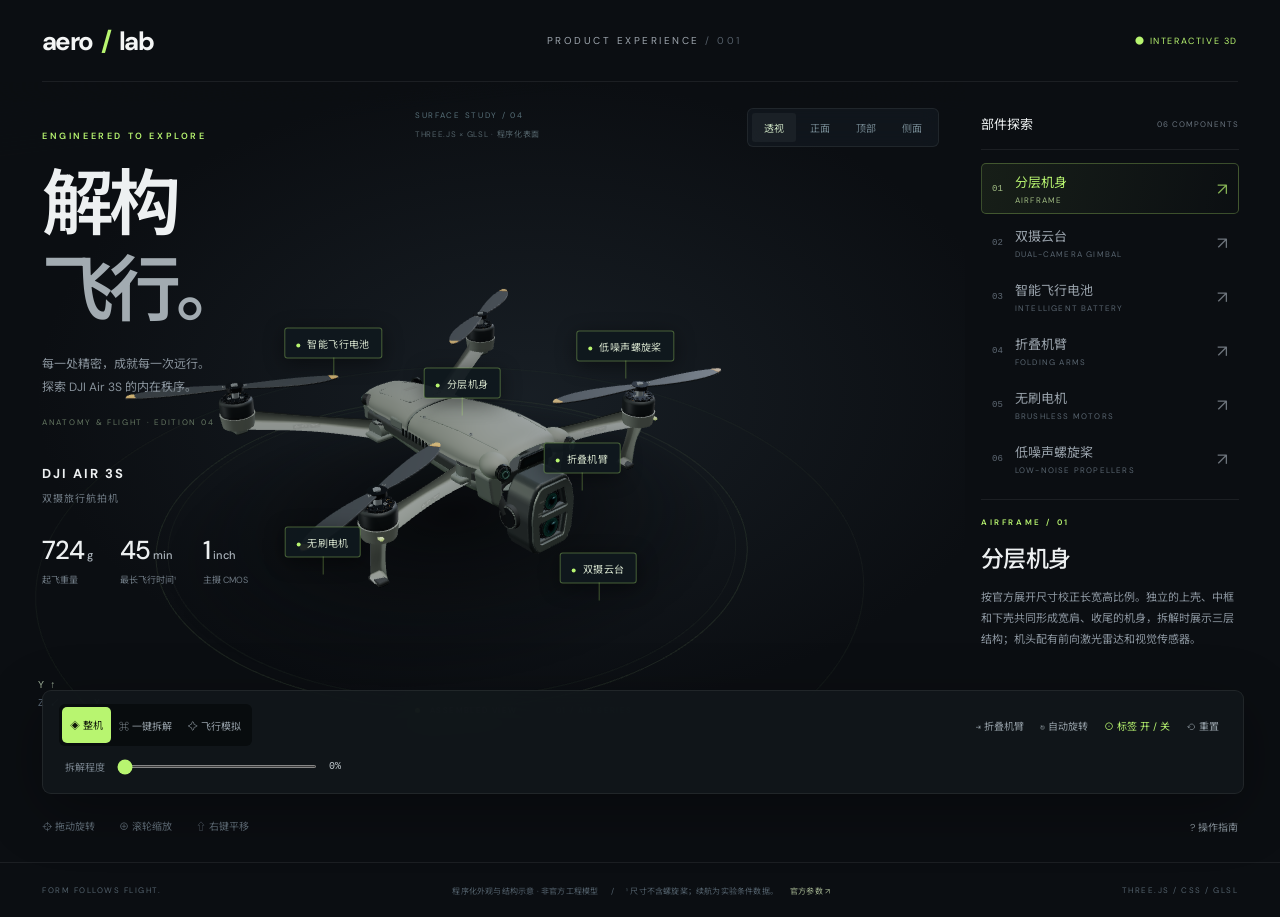
<file: works/air3s/index.html>
<!doctype html>
<html lang="zh-CN"><head><meta charset="UTF-8"><meta name="viewport" content="width=device-width,initial-scale=1"><link rel="icon" href="data:,"><title>AIR 3S · 解构飞行</title><link rel="stylesheet" href="style.css"><script type="importmap">{"imports":{"three":"./vendor/three.module.js","three/addons/":"./vendor/"}}</script></head>
<body><header><a class="brand" href="#">aero<span> / </span>lab</a><div class="header-title">PRODUCT EXPERIENCE <span> / 001</span></div><span class="live">● INTERACTIVE 3D</span></header>
<main><section class="intro"><div class="eyebrow">ENGINEERED TO EXPLORE</div><h1>解构<span>飞行。</span></h1><p>每一处精密，成就每一次远行。<br>探索 DJI Air 3S 的内在秩序。<br><span class="edition">ANATOMY & FLIGHT · EDITION 04</span></p><div class="model-title">DJI AIR 3S <span>双摄旅行航拍机</span></div><div class="stats"><div><strong>724<span> g</span></strong><small>起飞重量</small></div><div><strong>45<span> min</span></strong><small>最长飞行时间¹</small></div><div><strong>1<span> inch</span></strong><small>主摄 CMOS</small></div></div></section>
<div id="viewport" aria-label="无人机交互三维模型"><div id="loading">正在构建飞行器<span>PROCEDURAL GEOMETRY</span></div><div id="labels"></div><nav class="view-controls" aria-label="模型标准视角"><button data-view="hero" class="active">透视</button><button data-view="front">正面</button><button data-view="top">顶部</button><button data-view="side">侧面</button></nav><div class="reference-badge"><span>SURFACE STUDY / 04</span><small>THREE.JS × GLSL · 程序化表面</small></div><div class="scene-caption"><i></i><span id="scene-state">ASSEMBLED VIEW</span><span>01 / AIR SERIES</span></div><button id="inspection-exit">↩ 返回整机</button><div class="axis">Y ↑<br><span>Z ↙ &nbsp; ↘ X</span></div></div>
<aside><div class="panel-heading">部件探索 <span id="count">06 COMPONENTS</span></div><div id="parts"></div><article id="detail"><div class="eyebrow" id="detail-tag">AIRFRAME / 01</div><h2 id="detail-title">一体式机身</h2><p id="detail-text"></p><dl id="detail-specs"></dl><div class="detail-actions"><button id="detach" class="text-button">拆解此部件 ↗</button><button id="detail-focus" class="text-button">聚焦细节 ⌖</button></div></article><div class="hint">↖ 点击模型或部件列表，探索结构</div></aside>
<section class="toolbar"><div class="mode-buttons"><button id="assemble" class="active">◈ 整机</button><button id="explode">⌘ 一键拆解</button><button id="flight-toggle" aria-pressed="false">✧ 飞行模拟</button></div><div class="slider-wrap"><label for="spread">拆解程度</label><input id="spread" type="range" min="0" max="100" value="0"><output id="percentage">0%</output></div><div class="tools"><button id="fold" aria-pressed="false">⇥ 折叠机臂</button><button id="rotate" aria-pressed="false">↻ 自动旋转</button><button id="labels-toggle" aria-pressed="true" class="active">⊙ 标签 开 / 关</button><button id="reset">⟲ 重置</button></div></section>
<div class="guide"><span>⌖ 拖动旋转</span><span>⊕ 滚轮缩放</span><span>⇧ 右键平移</span><button id="help">? 操作指南</button></div></main>
<footer><span>FORM FOLLOWS FLIGHT.</span><p>程序化外观与结构示意 · 非官方工程模型 <span> / </span> ¹ 尺寸不含螺旋桨；续航为实验条件数据。<a href="https://www.dji.com/air-3s/specs" target="_blank" rel="noreferrer">官方参数 ↗</a></p><span>THREE.JS / CSS / GLSL</span></footer>
<dialog id="help-dialog"><button id="close-help">×</button><div class="eyebrow">QUICK START</div><h2>从一个部件开始。</h2><p>点击机身、云台、机臂、电池、电机或桨叶，查看详情并切换该部件的拆解状态。</p><p>拖动旋转视角，滚轮或双指捏合缩放；右键拖动平移。使用“一键拆解”或滑块，连续观察结构层次。</p><p>飞行模式：点击起飞，使用 WASD 移动、↑↓ 升降、Q/E 转向，也可使用控制台触屏按钮。自动巡航沿圆形路径飞行，返回起点后悬停。部件标签支持总开关与逐项设置。</p><p>参考版新增：折叠机臂、正面/顶部/侧面标准视角，以及上壳、中框、下壳分层拆解。折叠运动为外观演示，非维修工序。</p><p>“重置”恢复初始视角和整机状态。模型为代码生成的外观示意，拆解路径不代表真实维修工序。</p></dialog>
<script type="module" src="app.js?v=4"></script></body></html>
</file>
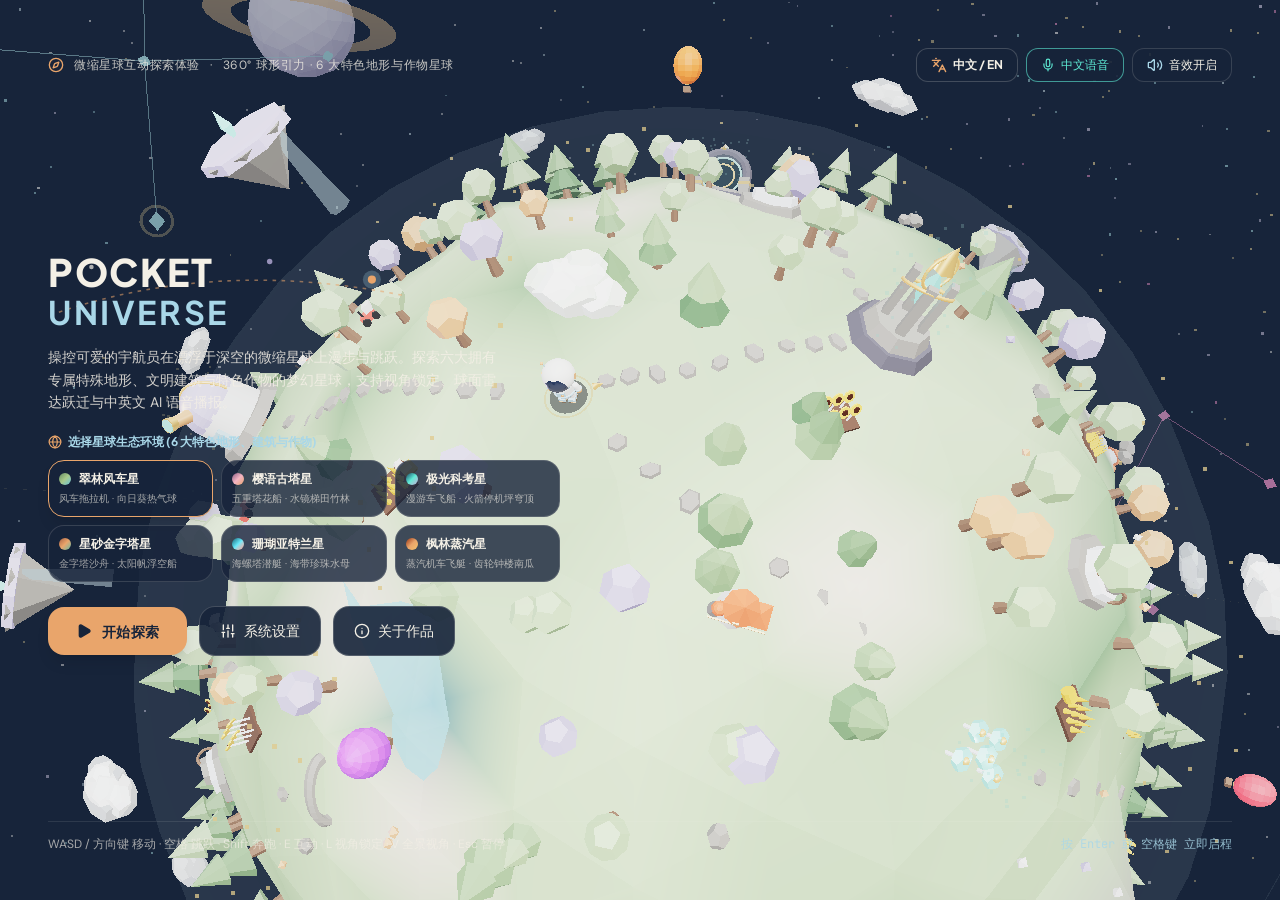
<file: works/pocket/index.html>
<!doctype html>
<html lang="en" class="dark">
  <head>
    <meta charset="UTF-8" />
    <meta name="viewport" content="width=device-width, initial-scale=1.0, maximum-scale=1.0, user-scalable=no, viewport-fit=cover" />
    <title>Pocket Universe — Interactive Miniature Planet Experience</title>
    <meta name="description" content="An art-directed interactive 3D miniature spherical planet experience where a whimsical astronaut explores a living low-poly diorama in outer space." />
    <meta property="og:title" content="Pocket Universe — Interactive Miniature Planet Experience" />
    <meta property="og:description" content="An art-directed interactive 3D miniature spherical planet experience where a whimsical astronaut explores a living low-poly diorama in outer space." />
    <meta property="og:type" content="website" />
    <meta name="twitter:card" content="summary_large_image" />
    <link rel="preconnect" href="https://fonts.googleapis.com" />
    <link rel="preconnect" href="https://fonts.gstatic.com" crossorigin />
    <link href="https://fonts.googleapis.com/css2?family=DM+Sans:ital,opsz,wght@0,9..40,400..700;1,9..40,400..700&family=JetBrains+Mono:wght@400;500;600&family=Plus+Jakarta+Sans:wght@600;700;800&display=swap" rel="stylesheet" />
    <script type="module" crossorigin src="./assets/index-ClDjozIs.js"></script>
    <link rel="stylesheet" crossorigin href="./assets/index-JE1zXrSB.css">
  </head>
  <body class="bg-[#17243A] text-[#F4F0E6] antialiased selection:bg-[#E9A56B] selection:text-[#17243A] overflow-hidden">
    <div id="root"></div>
  </body>
</html>
</file>
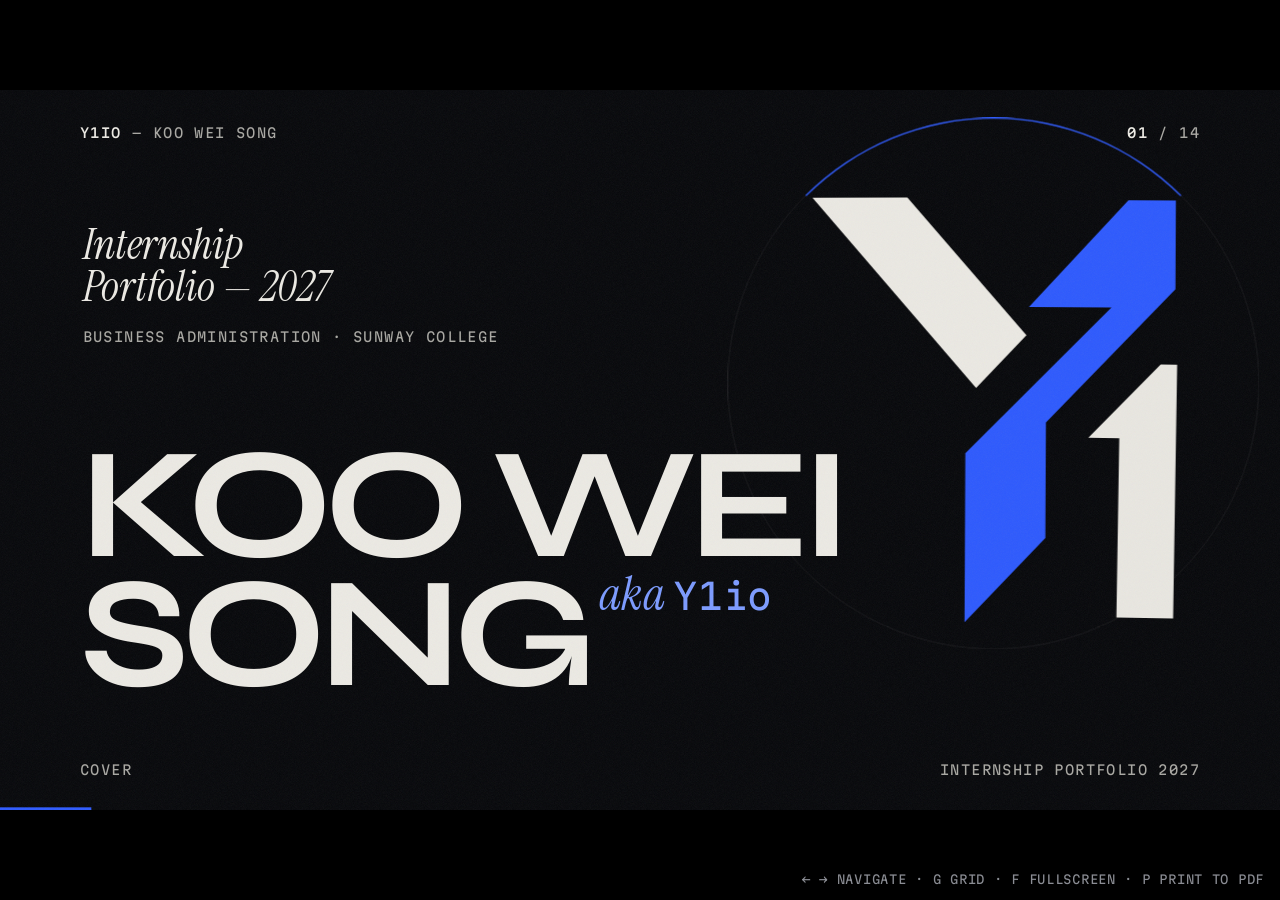
<file: deck.html>
<!DOCTYPE html>
<html lang="en">
<head>
<meta charset="UTF-8" />
<meta name="viewport" content="width=device-width, initial-scale=1" />
<link rel="icon" href="data:image/svg+xml,%3Csvg xmlns=%27http://www.w3.org/2000/svg%27 viewBox=%27150 270 440 470%27%3E%3Crect x=%27150%27 y=%27270%27 width=%27440%27 height=%27470%27 rx=%2790%27 fill=%27%2307080b%27/%3E%3Cpath fill=%27%23eceae4%27 d=%27M197 304H289L404 438L355 489ZM529 468H545V714H490V540H460Z%27/%3E%3Cpath fill=%27%232f5bff%27 d=%27M499 304H545V390L420 520V632L342 714V550L483 408H403Z%27/%3E%3C/svg%3E" />
<title>Y1io Deck — Koo Wei Song</title>
<link rel="preconnect" href="https://fonts.googleapis.com" />
<link rel="preconnect" href="https://fonts.gstatic.com" crossorigin />
<link href="https://fonts.googleapis.com/css2?family=Syne:wght@400..800&family=Instrument+Serif:ital@0;1&family=Martian+Mono:wght@300;400;500&display=swap" rel="stylesheet" />
<script src="https://cdnjs.cloudflare.com/ajax/libs/gsap/3.12.5/gsap.min.js"></script>
<style>
:root{
  --ink:#07080b; --ink-2:#0e1016; --ink-3:#161922; --paper:#eceae4; --paper-dim:#a9a8a3; --mute:#8b8d94;
  --star:#2f5bff; --star-hi:#7c9bff; --line:rgba(236,234,228,.14);
  --display:"Syne",sans-serif; --serif:"Instrument Serif",serif; --mono:"Martian Mono",ui-monospace,monospace;
}
*{box-sizing:border-box;margin:0;padding:0}
html,body{height:100%;background:#000;color:var(--paper);overflow:hidden;font-family:var(--display);-webkit-font-smoothing:antialiased}
a{color:inherit;text-decoration:none}
.mono{font-family:var(--mono);font-size:20px;letter-spacing:.08em;text-transform:uppercase}
.serif{font-family:var(--serif);font-style:italic;font-weight:400;letter-spacing:0}
.blue{color:var(--star-hi)}

/* 1920x1080 stage, scaled to fit */
.viewport{position:fixed;inset:0;overflow:hidden}
.stage{position:absolute;left:50%;top:50%;width:1920px;height:1080px;transform-origin:center;background:var(--ink);overflow:hidden;flex:none}
.slide{position:absolute;inset:0;padding:96px 120px;visibility:hidden;background:var(--ink)}
.slide.is-active{visibility:visible}
.grain{position:absolute;inset:0;z-index:30;pointer-events:none;opacity:.06;
  background-image:url("data:image/svg+xml;utf8,<svg xmlns='http://www.w3.org/2000/svg' width='200' height='200'><filter id='n'><feTurbulence type='fractalNoise' baseFrequency='.85' numOctaves='2' stitchTiles='stitch'/></filter><rect width='100%' height='100%' filter='url(%23n)'/></svg>")}
.chrome{position:absolute;left:120px;right:120px;top:52px;display:flex;justify-content:space-between;z-index:20;color:var(--paper-dim);pointer-events:none}
.chrome b{color:var(--paper);font-weight:500}
.foot{position:absolute;left:120px;right:120px;bottom:48px;display:flex;justify-content:space-between;align-items:center;z-index:20;color:var(--paper-dim);pointer-events:none}
.progress{position:absolute;left:0;bottom:0;height:4px;background:var(--star);z-index:21;transition:width .8s cubic-bezier(.16,1,.3,1)}

/* shutter transition */
.shutter{position:absolute;inset:0;z-index:25;display:grid;grid-template-columns:repeat(8,1fr);pointer-events:none}
.shutter i{display:block;background:var(--ink-3);transform:scaleY(0);transform-origin:bottom;border-top:4px solid var(--star)}

/* --- cover --- */
.cover .mark{position:absolute;right:150px;top:150px;width:560px;height:656px;overflow:visible}
.cover .mark path{fill:var(--paper)}
.cover .mark path.pb{fill:var(--star)}
.cover h1{position:absolute;left:120px;bottom:170px;font-size:236px;line-height:.8;letter-spacing:-.05em;font-weight:700;text-transform:uppercase}
.cover h1 .line{display:block;overflow:hidden;padding:.02em 0 .12em;margin-bottom:-.12em}
.cover h1 .line > span{display:block}
.cover .sub{position:absolute;left:124px;top:200px;max-width:700px}
.cover .sub p{font-family:var(--serif);font-style:italic;font-size:64px;line-height:1}
.cover .sub .mono{display:block;margin-top:30px;color:var(--paper-dim)}
.ring{position:absolute;right:30px;top:40px;width:800px;height:800px;border-radius:50%;border:1px solid var(--line)}
.ring::after{content:"";position:absolute;inset:-1px;border-radius:50%;border:2px solid transparent;border-top-color:var(--star);animation:spin 9s linear infinite}
@keyframes spin{to{transform:rotate(360deg)}}

/* --- generic --- */
.kicker{color:var(--paper-dim);display:block;margin-bottom:34px}
.h2{font-size:150px;line-height:.86;letter-spacing:-.05em;font-weight:700;text-transform:uppercase}
.h2 .serif{text-transform:none;color:var(--star-hi)}

/* about */
.about{display:grid;grid-template-columns:1.25fr 1fr;gap:110px;align-items:center;padding-top:150px}
.about .lead{font-size:58px;line-height:1.08;letter-spacing:-.025em;font-weight:500;margin-top:10px}
.about .lead em{font-family:var(--serif);font-style:italic;font-weight:400;color:var(--star-hi)}
.about .avatar{position:relative;aspect-ratio:4/5;background:#fff;overflow:hidden;height:780px}
.about .avatar img{width:100%;height:100%;object-fit:cover}
.about .avatar .cap{position:absolute;left:24px;right:24px;bottom:20px;display:flex;justify-content:space-between;color:var(--ink);font-size:16px}
.chips{display:flex;gap:14px;margin-top:56px;flex-wrap:wrap}
.chips span{font-family:var(--mono);font-size:18px;letter-spacing:.06em;text-transform:uppercase;border:1px solid var(--line);padding:14px 22px;border-radius:99px}

/* numbers */
.nums{display:grid;grid-template-columns:repeat(3,1fr);margin-top:90px;border-top:1px solid var(--line)}
.num{padding:44px 40px 0 0;border-right:1px solid var(--line)}
.num + .num{padding-left:40px}
.num:last-child{border-right:0}
.num .mono{color:var(--paper-dim)}
.num strong{display:block;white-space:nowrap;font-size:150px;line-height:.85;letter-spacing:-.06em;font-weight:800;margin:30px 0 16px}
.num strong .serif{font-size:.5em;letter-spacing:-.01em;color:var(--star-hi)}
.num p{font-family:var(--mono);font-size:20px;color:var(--paper-dim);line-height:1.6}
.langs{display:flex;gap:40px;margin-top:70px;align-items:baseline}
.langs span{font-family:var(--serif);font-style:italic;font-size:64px;border-bottom:2px solid var(--star);line-height:1.05}

/* toolkit */
.tk{display:grid;grid-template-columns:1fr 1.1fr 1fr 1.1fr 1.7fr;gap:0;margin-top:56px;border-top:1px solid var(--line)}
.tk div{padding:30px 28px 0 0;border-right:1px solid var(--line)}
.tk div + div{padding-left:28px}
.tk div:last-child{border-right:0}
.tk h4{font-family:var(--mono);font-size:18px;letter-spacing:.08em;color:var(--star-hi);font-weight:400;text-transform:uppercase;margin-bottom:30px}
.tk li{list-style:none;font-size:30px;letter-spacing:-.02em;font-weight:500;line-height:1.2;display:flex;align-items:center;gap:16px;margin-bottom:18px}
.tk li img{width:44px;height:44px;object-fit:contain;flex:none}
.tk div:last-child ul{display:grid;grid-template-columns:1fr 1fr;column-gap:20px}
.tech{position:absolute;left:0;right:0;bottom:130px;overflow:hidden;white-space:nowrap;border-top:1px solid var(--line);border-bottom:1px solid var(--line);padding:22px 0}
.tech .run{display:inline-flex;animation:run 26s linear infinite}
.tech span{font-size:64px;font-weight:600;letter-spacing:-.03em;padding-right:60px}
.tech span:nth-child(3n){font-family:var(--serif);font-style:italic;font-weight:400;color:var(--star-hi)}
.tech span:nth-child(3n+1){color:transparent;-webkit-text-stroke:1.5px rgba(236,234,228,.5)}
@keyframes run{to{transform:translateX(-50%)}}

/* project */
.proj{display:grid;grid-template-columns:1.32fr 1fr;gap:90px;height:100%;padding-top:70px;padding-bottom:60px}
.proj .media{position:relative;overflow:hidden;background:var(--ink-3)}
.proj .media img,.proj .media video{position:absolute;inset:0;width:100%;height:100%;object-fit:cover}
.proj .media::after{content:"";position:absolute;inset:0;background:linear-gradient(180deg,transparent 60%,rgba(7,8,11,.7))}
.proj .media .badge{position:absolute;left:28px;bottom:24px;z-index:2;font-size:17px}
.proj .body{display:flex;flex-direction:column;justify-content:center}
.proj .big{font-size:250px;line-height:.75;font-weight:800;letter-spacing:-.07em;color:transparent;-webkit-text-stroke:2px rgba(236,234,228,.35)}
.proj h3{font-size:104px;line-height:.9;letter-spacing:-.045em;font-weight:700;margin:40px 0 18px}
.proj .kind{font-family:var(--serif);font-style:italic;font-size:40px;color:var(--paper-dim);line-height:1.1}
.proj ul{margin:44px 0 40px;padding:0}
.proj li{list-style:none;font-family:var(--mono);font-size:22px;line-height:1.6;color:var(--paper);padding:14px 0 14px 40px;border-top:1px solid var(--line);position:relative}
.proj li::before{content:"";position:absolute;left:4px;top:24px;width:14px;height:14px;background:var(--star);clip-path:polygon(50% 0,61% 39%,100% 50%,61% 61%,50% 100%,39% 61%,0 50%,39% 39%)}
.proj .note{font-family:var(--mono);font-size:17px;color:var(--mute);margin-top:22px;line-height:1.6}

/* bring */
.bring{display:grid;grid-template-columns:repeat(3,1fr);gap:50px;margin-top:100px}
.card{border-top:2px solid var(--paper);padding-top:34px}
.card .mono{color:var(--star-hi)}
.card h4{font-size:66px;line-height:.95;letter-spacing:-.035em;font-weight:700;margin:26px 0 24px}
.card p{font-family:var(--mono);font-size:22px;line-height:1.7;color:var(--paper-dim)}

/* contact */
.contact h2{font-size:196px;line-height:.8;letter-spacing:-.06em;font-weight:800;text-transform:uppercase;margin-top:60px}
.contact h2 .serif{text-transform:none;font-weight:400;color:var(--star-hi);letter-spacing:-.02em}
.contact .mail{display:inline-block;font-size:76px;letter-spacing:-.03em;font-weight:500;border-bottom:4px solid var(--star);margin-top:60px;padding-bottom:10px}
.contact .grid{display:grid;grid-template-columns:repeat(3,1fr);margin-top:80px;border-top:1px solid var(--line);padding-top:30px}
.contact .grid .mono:first-child{color:var(--paper-dim);display:block;margin-bottom:14px}
.contact .grid strong{font-size:40px;font-weight:500;letter-spacing:-.02em}

/* overview */
.overview{position:fixed;inset:0;z-index:60;background:rgba(7,8,11,.96);display:none;padding:40px;overflow:auto}
.overview.on{display:grid;grid-template-columns:repeat(4,1fr);gap:20px;align-content:start}
.overview button{all:unset;cursor:pointer;aspect-ratio:16/9;border:1px solid var(--line);display:flex;flex-direction:column;justify-content:space-between;padding:16px;font-family:var(--mono);font-size:12px;letter-spacing:.06em;text-transform:uppercase;color:var(--paper-dim);background:var(--ink-2);transition:border-color .2s}
.overview button b{font-family:var(--display);font-size:26px;color:var(--paper);text-transform:none;letter-spacing:-.02em;font-weight:600}
.overview button:hover,.overview button:focus-visible{border-color:var(--star)}
.hint{position:fixed;right:16px;bottom:14px;z-index:70;font-family:var(--mono);font-size:12px;color:var(--mute);letter-spacing:.06em;text-transform:uppercase;transition:opacity .6s}
.navbtn{position:fixed;top:50%;z-index:70;transform:translateY(-50%);all:unset;cursor:pointer}
.navzone{position:fixed;top:0;bottom:0;width:22%;z-index:15;cursor:pointer}
.navzone.l{left:0;cursor:w-resize}.navzone.r{right:0;cursor:e-resize}

@media print{
  @page{size:1920px 1080px;margin:0}
  html,body{overflow:visible;height:auto;background:var(--ink)}
  .viewport{position:static;display:block}
  .stage{position:static;transform:none!important;width:auto;height:auto;overflow:visible;background:none}
  .slide{position:relative;visibility:visible!important;width:1920px;height:1080px;page-break-after:always;break-after:page;overflow:hidden}
  .slide *{opacity:1!important;transform:none!important;clip-path:none!important}
  .shutter,.progress,.overview,.hint,.navzone,.chrome .count{display:none!important}
  .ring::after,.tech .run{animation:none}
  *{-webkit-print-color-adjust:exact;print-color-adjust:exact}
}
@media (prefers-reduced-motion:reduce){.ring::after,.tech .run{animation:none}}
</style>
</head>
<body>
<div class="viewport">
<div class="stage" id="stage">

  <!-- 01 COVER -->
  <section class="slide cover" data-title="Cover">
    <div class="ring" aria-hidden="true"></div>
    <svg class="mark" viewBox="190 296 362 424" aria-hidden="true">
      <path class="pa" d="M197 304H289L404 438L355 489Z"/>
      <path class="pb" d="M499 304H545V390L420 520V632L342 714V550L483 408H403Z"/>
      <path class="pc" d="M529 468H545V714H490V540H460Z"/>
    </svg>
    <div class="sub" data-a="up"><p>Internship<br/>Portfolio — 2027</p><span class="mono">Business Administration · Sunway College</span></div>
    <h1><span class="line"><span>Koo Wei</span></span><span class="line"><span>Song<span class="serif" style="font-size:.3em;text-transform:none;letter-spacing:0;color:var(--star-hi);margin-left:.2em;vertical-align:1.6em">aka <span style="font-family:var(--mono);font-style:normal;font-size:.75em">Y1io</span></span></span></span></h1>
  </section>

  <!-- 02 ABOUT -->
  <section class="slide" data-title="About">
    <div class="about">
      <div>
        <span class="mono kicker" data-a="up">01 — Hello</span>
        <p class="lead" data-a="words">Business Administration student at Sunway College, with a soft spot for <em>digital tools, video creation and 3D projects.</em> I like turning scattered ideas into things people can click, watch and use.</p>
        <div class="chips" data-a="stagger"><span>Semester 5</span><span>Diploma track</span><span>Builder</span><span>Fast learner</span></div>
      </div>
      <div class="avatar" data-a="wipe"><img src="assets/avatar-anime.jpg" alt="Y1io avatar"/><div class="cap mono"><span>Y1io</span><span>Illustrated render</span></div></div>
    </div>
  </section>

  <!-- 03 AVAILABILITY -->
  <section class="slide" data-title="Availability" style="padding-top:150px">
    <span class="mono kicker" data-a="up">02 — The ask</span>
    <h2 class="h2" data-a="up">Ready from<br/><span class="serif">January</span> 2027.</h2>
    <div class="nums" data-a="stagger">
      <div class="num"><span class="mono">Semester</span><strong>05</strong><p>Diploma in Business<br/>Administration</p></div>
      <div class="num"><span class="mono">Start</span><strong>4 Jan<span class="serif"> ’27</span></strong><p>Internship start,<br/>approved by Sunway</p></div>
      <div class="num"><span class="mono">Duration</span><strong>10<span class="serif"> weeks</span></strong><p>4 January –<br/>12 March 2027</p></div>
    </div>
  </section>

  <!-- 04 TOOLKIT -->
  <section class="slide" data-title="Toolkit" style="padding-top:150px">
    <span class="mono kicker" data-a="up">03 — Digital toolkit</span>
    <h2 class="h2" data-a="up" style="font-size:104px">Organise. Create.<br/><span class="serif">Analyse.</span> Build.</h2>
    <div class="tk" data-a="stagger"><div><h4>Business &amp; Productivity</h4><ul><li><img src="assets/icons/tools/excel.svg" alt=""/>Excel</li><li><img src="assets/icons/tools/word.svg" alt=""/>Word</li><li><img src="assets/icons/tools/powerpoint.svg" alt=""/>PowerPoint</li><li><img src="assets/icons/tools/obsidian.svg" alt=""/>Obsidian</li></ul></div><div><h4>Design, Video &amp; Audio</h4><ul><li><img src="assets/icons/tools/canva.svg" alt=""/>Canva</li><li><img src="assets/icons/tools/capcut.svg" alt=""/>CapCut</li><li><img src="assets/icons/tools/jianying.svg" alt=""/>Jianying 剪映</li><li><img src="assets/icons/tools/remotion.svg" alt=""/>Remotion</li><li><img src="assets/icons/tools/comfyui.svg" alt=""/>ComfyUI</li><li><img src="assets/icons/tools/gptsovits.svg" alt=""/>GPT-SoVITS</li></ul></div><div><h4>3D &amp; Interactive</h4><ul><li><img src="assets/icons/tools/blender.svg" alt=""/>Blender</li><li><img src="assets/icons/tools/threejs.svg" alt=""/>Three.js</li><li><img src="assets/icons/tools/roblox.svg" alt=""/>Roblox Studio</li><li><img src="assets/icons/tools/godot.svg" alt=""/>Godot</li></ul></div><div><h4>AI &amp; Development</h4><ul><li><img src="assets/icons/tools/claude.svg" alt=""/>Claude</li><li><img src="assets/icons/tools/codex.svg" alt=""/>OpenAI Codex</li><li><img src="assets/icons/tools/gemini.svg" alt=""/>Gemini</li><li><img src="assets/icons/tools/deepseek.svg" alt=""/>DeepSeek</li><li><img src="assets/icons/tools/antigravity.svg" alt=""/>Antigravity</li><li><img src="assets/icons/tools/vscode.svg" alt=""/>VS Code</li></ul></div><div><h4>Web Technologies</h4><ul><li><img src="assets/icons/tools/html.svg" alt=""/>HTML</li><li><img src="assets/icons/tools/css.svg" alt=""/>CSS</li><li><img src="assets/icons/tools/javascript.svg" alt=""/>JavaScript</li><li><img src="assets/icons/tools/typescript.svg" alt=""/>TypeScript</li><li><img src="assets/icons/tools/react.svg" alt=""/>React</li><li><img src="assets/icons/tools/vite.svg" alt=""/>Vite</li><li><img src="assets/icons/tools/webgl.svg" alt=""/>WebGL</li><li><img src="assets/icons/tools/gsap.svg" alt=""/>GSAP</li><li><img src="assets/icons/tools/animejs.svg" alt=""/>Anime.js</li><li><img src="assets/icons/tools/tailwind.svg" alt=""/>Tailwind CSS</li></ul></div></div>
  </section>

  <!-- 05-09 PROJECTS -->
  <section class="slide" data-title="JeskoStudio">
    <div class="proj">
      <div class="media" data-a="wipe"><img src="assets/jesko.jpg" alt="JeskoStudio"/><span class="badge mono">Three.js · GLB</span></div>
      <div class="body">
        <div class="big" data-a="up">01</div>
        <h3 data-a="scramble">JeskoStudio</h3>
        <div class="kind" data-a="up">Browser-based 3D vehicle showroom &amp; customiser</div>
        <ul data-a="stagger"><li>Material, lighting &amp; camera controls</li><li>GLB import / export, 3D hotspots</li><li>Visual wind-tunnel mode</li></ul>
        <div class="chips" data-a="stagger" style="margin-top:0"><span>Three.js</span><span>JavaScript</span><span>GLB</span></div>
        <p class="note" data-a="up">Car model: “2024 Koenigsegg Jesko Attack #7378” by HYPR:IMPS 3D, CC BY 4.0. Wind tunnel is a visual illustration, not engineering CFD.</p>
      </div>
    </div>
  </section>
  <section class="slide" data-title="AIR 3S Aero Lab">
    <div class="proj">
      <div class="media" data-a="wipe"><img src="assets/air3s.jpg" alt="AIR 3S Aero Lab"/><span class="badge mono">Three.js · GLSL</span></div>
      <div class="body">
        <div class="big" data-a="up">02</div>
        <h3 data-a="scramble">AIR 3S Aero Lab</h3>
        <div class="kind" data-a="up">Drone anatomy &amp; flight explorer</div>
        <ul data-a="stagger"><li>100% code-generated model, custom GLSL surfaces</li><li>Explode, focus-detail &amp; fold / unfold views</li><li>Flight demo: WASD, altitude, heading, cruise</li></ul>
        <div class="chips" data-a="stagger" style="margin-top:0"><span>Three.js</span><span>GLSL</span><span>JavaScript</span></div>
        <p class="note" data-a="up">Shape calibrated to the official bounding box; not engineering-accurate.</p>
      </div>
    </div>
  </section>
  <section class="slide" data-title="Fogong Pagoda">
    <div class="proj">
      <div class="media" data-a="wipe"><img src="assets/pagoda.jpg" alt="Fogong Pagoda"/><span class="badge mono">WebGL · Procedural</span></div>
      <div class="body">
        <div class="big" data-a="up">03</div>
        <h3 data-a="scramble">Fogong Pagoda</h3>
        <div class="kind" data-a="up">Interactive architectural 3D study</div>
        <ul data-a="stagger"><li>Procedural multi-level pagoda</li><li>Orbit + first-person, camera presets</li><li>Day / night and fog controls</li></ul>
        <div class="chips" data-a="stagger" style="margin-top:0"><span>Three.js</span><span>WebGL</span><span>JavaScript</span></div>
        <p class="note" data-a="up">Conceptual study inspired by the Yingxian Wooden Pagoda — not a validated digital twin.</p>
      </div>
    </div>
  </section>
  <section class="slide" data-title="Pocket Universe">
    <div class="proj">
      <div class="media" data-a="wipe"><img src="assets/pocket.jpg" alt="Pocket Universe"/><span class="badge mono">Mini-game · React</span></div>
      <div class="body">
        <div class="big" data-a="up">04</div>
        <h3 data-a="scramble">Pocket Universe</h3>
        <div class="kind" data-a="up">3D mini-game across tiny planets</div>
        <ul data-a="stagger"><li>Six themed planets to explore</li><li>Spherical walking, desktop + touch controls</li><li>Procedural audio, Chinese / English guide</li></ul>
        <div class="chips" data-a="stagger" style="margin-top:0"><span>React</span><span>TypeScript</span><span>Three.js</span></div>
        <p class="note" data-a="up">Playable in the browser — desktop or touch.</p>
      </div>
    </div>
  </section>
  <section class="slide" data-title="Ezliiv Model Review">
    <div class="proj">
      <div class="media" data-a="wipe"><img src="assets/ezliiv-review.jpg" alt="Ezliiv Model Review"/><span class="badge mono">3D · Product</span></div>
      <div class="body">
        <div class="big" data-a="up">05</div>
        <h3 data-a="scramble">Ezliiv Model Review</h3>
        <div class="kind" data-a="up">Interactive 3D product review</div>
        <ul data-a="stagger"><li>Assembled / exploded / cut-away views</li><li>Sliders for lift tray, seat, flap &amp; wheels</li><li>Labelled components, GLB export</li></ul>
        <div class="chips" data-a="stagger" style="margin-top:0"><span>Three.js</span><span>JavaScript</span><span>GLB</span></div>
        <p class="note" data-a="up">Photo-informed concept. Dimensions and load ratings are not verified.</p>
      </div>
    </div>
  </section>
  <section class="slide" data-title="Ezliiv Explainer">
    <div class="proj">
      <div class="media" data-a="wipe"><video src="assets/ezliiv-loop.mp4" poster="assets/ezliiv-video.jpg" muted loop playsinline autoplay></video><span class="badge mono">Video · 1080p</span></div>
      <div class="body">
        <div class="big" data-a="up">06</div>
        <h3 data-a="scramble">Ezliiv Explainer</h3>
        <div class="kind" data-a="up">40-second product explainer video</div>
        <ul data-a="stagger"><li>8 chapters, 40 s, 1080p</li><li>Camera choreography on the 3D model</li><li>Copywriting + motion typography</li></ul>
        <div class="chips" data-a="stagger" style="margin-top:0"><span>3D</span><span>Motion</span><span>Copywriting</span></div>
        <p class="note" data-a="up">Rendered from the Ezliiv model review.</p>
      </div>
    </div>
  </section>
  <section class="slide" data-title="SportZone">
    <div class="proj">
      <div class="media" data-a="wipe"><img src="assets/sportzone.jpg" alt="SportZone"/><span class="badge mono">Tailwind · JS</span></div>
      <div class="body">
        <div class="big" data-a="up">07</div>
        <h3 data-a="scramble">SportZone</h3>
        <div class="kind" data-a="up">E-commerce customer journey prototype</div>
        <ul data-a="stagger"><li>Product search, cart &amp; checkout</li><li>Delivery or collection choice</li><li>Simulated order-status updates</li></ul>
        <div class="chips" data-a="stagger" style="margin-top:0"><span>HTML</span><span>CSS</span><span>JavaScript</span><span>Tailwind</span></div>
        <p class="note" data-a="up">Demo prototype. Payments are simulated.</p>
      </div>
    </div>
  </section>
  <section class="slide" data-title="VHS Archive">
    <div class="proj">
      <div class="media" data-a="wipe"><img src="assets/vhs.jpg" alt="VHS Archive"/><span class="badge mono">Motion · Retro UI</span></div>
      <div class="body">
        <div class="big" data-a="up">08</div>
        <h3 data-a="scramble">VHS Archive</h3>
        <div class="kind" data-a="up">A tape-deck portfolio experiment</div>
        <ul data-a="stagger"><li>15 tapes with generated cover art</li><li>Spin the shelf, open a sleeve</li><li>Every tape links to its live project</li></ul>
        <div class="chips" data-a="stagger" style="margin-top:0"><span>HTML</span><span>CSS</span><span>JavaScript</span></div>
      </div>
    </div>
  </section>
  <!-- 10 BRING -->
  <section class="slide" data-title="What I bring" style="padding-top:150px">
    <span class="mono kicker" data-a="up">04 — What I bring</span>
    <h2 class="h2" data-a="up">Two halves,<br/><span class="serif">one</span> intern.</h2>
    <div class="bring" data-a="stagger">
      <div class="card"><span class="mono">A</span><h4>Business<br/>thinking</h4><p>Trained to see customers, journeys and numbers. SportZone started as a checkout flow, not a colour palette.</p></div>
      <div class="card"><span class="mono">B</span><h4>Hands-on<br/>building</h4><p>3D scenes, interactive prototypes, motion and video — I can make the slide, the demo and the reel.</p></div>
      <div class="card"><span class="mono">C</span><h4>AI-native<br/>workflow</h4><p>Comfortable directing AI tools to move faster — and honest about where a prototype stops.</p></div>
    </div>
  </section>

  <!-- 11 CONTACT -->
  <section class="slide contact" data-title="Contact" style="padding-top:150px">
    <span class="mono kicker" data-a="up">05 — Let's connect</span>
    <h2 data-a="up">Let's build<br/><span class="serif">something</span> real.</h2>
    <a class="mail" href="mailto:kooweisong@gmail.com" data-a="up">kooweisong@gmail.com</a>
    <div class="grid" data-a="stagger">
      
      <div><span class="mono">Available</span><strong>4 Jan – 12 Mar 2027</strong></div>
      <div><span class="mono">Portfolio</span><strong style="font-family:var(--mono);font-size:30px"><a href="https://y1io.github.io/">y1io.github.io</a></strong></div>
    </div>
  </section>

  <div class="chrome mono"><span><b>Y1io</b> — Koo Wei Song</span><span class="count"><b id="cur">01</b> / <span id="tot">11</span></span></div>
  <div class="foot mono"><span id="slideTitle">Cover</span><span>Internship Portfolio 2027</span></div>
  <div class="progress" id="progress"></div>
  <div class="shutter" id="shutter" aria-hidden="true"><i></i><i></i><i></i><i></i><i></i><i></i><i></i><i></i></div>
  <div class="grain" aria-hidden="true"></div>
</div>
</div>

<div class="navzone l" id="prevZone" aria-hidden="true"></div>
<div class="navzone r" id="nextZone" aria-hidden="true"></div>
<div class="overview" id="overview" role="dialog" aria-label="All slides"></div>
<div class="hint" id="hint">← → navigate · G grid · F fullscreen · P print to PDF</div>

<script>
(() => {
const reduce = matchMedia('(prefers-reduced-motion: reduce)').matches;
const stage = document.getElementById('stage');
const slides = [...document.querySelectorAll('.slide')];
const cur = document.getElementById('cur'), tot = document.getElementById('tot'), titleEl = document.getElementById('slideTitle'), prog = document.getElementById('progress');
const shutterBars = document.querySelectorAll('#shutter i');
tot.textContent = String(slides.length).padStart(2, '0');

function fit() { const s = Math.min(innerWidth / 1920, innerHeight / 1080); stage.style.transform = `translate(-50%,-50%) scale(${s})`; }
fit(); addEventListener('resize', fit);

const GLYPHS = '▚▞▙▟░▒Y1io/<>#*01';
function scramble(el) {
  const final = el.dataset.final || (el.dataset.final = el.textContent); let f = 0; const total = 28;
  const run = () => { el.textContent = [...final].map((c, i) => c === ' ' ? ' ' : (f / total > i / final.length ? c : GLYPHS[(Math.random() * GLYPHS.length) | 0])).join(''); if (++f <= total) requestAnimationFrame(run); else el.textContent = final; };
  run();
}
// split word-animated paragraphs once
document.querySelectorAll('[data-a="words"]').forEach(p => {
  (function wrap(node) { [...node.childNodes].forEach(n => { if (n.nodeType === 3) { const fr = document.createDocumentFragment(); n.textContent.split(/(\s+)/).forEach(t => { if (!t) return; if (/^\s+$/.test(t)) fr.appendChild(document.createTextNode(t)); else { const s = document.createElement('span'); s.style.display = 'inline-block'; s.className = 'w'; s.textContent = t; fr.appendChild(s); } }); n.replaceWith(fr); } else wrap(n); }); })(p);
});

function enter(slide) {
  const tl = gsap.timeline({ defaults: { ease: 'expo.out' } });
  if (reduce) return tl;
  if (slide.classList.contains('cover')) {
    tl.from(slide.querySelectorAll('.mark path'), { opacity: 0, x: i => [-260, 300, 200][i], y: i => [-200, 240, -280][i], rotate: i => [-50, 40, 80][i], transformOrigin: '50% 50%', duration: 1.6, stagger: .12 }, 0)
      .from(slide.querySelectorAll('h1 .line > span'), { yPercent: 105, duration: 1.3, stagger: .1 }, .25)
      .from(slide.querySelector('.ring'), { scale: .6, opacity: 0, duration: 1.8 }, 0);
  }
  slide.querySelectorAll('[data-a]').forEach((el, i) => {
    const t = .15 + i * .07, a = el.dataset.a;
    if (a === 'up') tl.from(el, { y: 50, opacity: 0, duration: 1.1 }, t);
    else if (a === 'stagger') tl.from(el.children, { y: 40, opacity: 0, duration: 1, stagger: .07 }, t);
    else if (a === 'wipe') tl.fromTo(el, { clipPath: 'inset(0 100% 0 0)' }, { clipPath: 'inset(0 0% 0 0)', duration: 1.4, ease: 'expo.inOut' }, 0.05)
                           .from(el.querySelector('img,video'), { scale: 1.25, duration: 1.8 }, 0.05);
    else if (a === 'words') tl.from(el.querySelectorAll('.w'), { yPercent: 60, opacity: 0, duration: .9, stagger: .018 }, t);
    else if (a === 'scramble') { tl.from(el, { opacity: 0, duration: .2 }, t); tl.add(() => scramble(el), t); }
  });
  return tl;
}

let index = -1, busy = false;
function show(i, instant) {
  if (i < 0 || i >= slides.length || i === index || busy) return;
  const prev = slides[index];
  const swap = () => {
    if (prev) prev.classList.remove('is-active');
    slides[i].classList.add('is-active');
    index = i;
    cur.textContent = String(i + 1).padStart(2, '0');
    titleEl.textContent = slides[i].dataset.title;
    prog.style.width = ((i + 1) / slides.length * 100) + '%';
    history.replaceState(null, '', '#' + (i + 1));
    enter(slides[i]);
  };
  if (instant || reduce || !prev) { swap(); return; }
  busy = true;
  const fwd = i > index;
  const tlx = gsap.timeline({ onComplete: () => busy = false });
  setTimeout(() => { if (busy) tlx.progress(1); }, 1600);
  tlx
    .set(shutterBars, { transformOrigin: fwd ? 'bottom' : 'top' })
    .to(shutterBars, { scaleY: 1, duration: .5, ease: 'expo.in', stagger: { each: .04, from: fwd ? 'start' : 'end' } })
    .add(swap)
    .set(shutterBars, { transformOrigin: fwd ? 'top' : 'bottom' })
    .to(shutterBars, { scaleY: 0, duration: .6, ease: 'expo.out', stagger: { each: .04, from: fwd ? 'start' : 'end' } });
}
const next = () => show(index + 1), prevS = () => show(index - 1);
addEventListener('keydown', e => {
  if (['ArrowRight', 'ArrowDown', 'PageDown', ' ', 'Enter'].includes(e.key)) { e.preventDefault(); next(); }
  else if (['ArrowLeft', 'ArrowUp', 'PageUp', 'Backspace'].includes(e.key)) { e.preventDefault(); prevS(); }
  else if (e.key === 'Home') show(0); else if (e.key === 'End') show(slides.length - 1);
  else if (e.key.toLowerCase() === 'g' || e.key === 'Escape') toggleOverview(e.key === 'Escape' ? false : undefined);
  else if (e.key.toLowerCase() === 'f') { document.fullscreenElement ? document.exitFullscreen() : document.documentElement.requestFullscreen().catch(() => {}); }
  else if (e.key.toLowerCase() === 'p') print();
});
document.getElementById('nextZone').addEventListener('click', next);
document.getElementById('prevZone').addEventListener('click', prevS);
let tx = null; addEventListener('touchstart', e => tx = e.touches[0].clientX, { passive: true });
addEventListener('touchend', e => { if (tx === null) return; const d = e.changedTouches[0].clientX - tx; if (Math.abs(d) > 50) (d < 0 ? next : prevS)(); tx = null; });
let wheelLock = 0; addEventListener('wheel', e => { const n = Date.now(); if (n - wheelLock < 900 || Math.abs(e.deltaY) < 20) return; wheelLock = n; (e.deltaY > 0 ? next : prevS)(); }, { passive: true });

const ov = document.getElementById('overview');
slides.forEach((s, i) => { const b = document.createElement('button'); b.innerHTML = `<span>${String(i + 1).padStart(2, '0')}</span><b>${s.dataset.title}</b>`; b.onclick = () => { toggleOverview(false); show(i, true); }; ov.appendChild(b); });
function toggleOverview(force) { const on = force ?? !ov.classList.contains('on'); ov.classList.toggle('on', on); if (on) ov.querySelectorAll('button')[index]?.focus(); }

setTimeout(() => document.getElementById('hint').style.opacity = 0, 5000);
const start = Math.max(0, Math.min(slides.length - 1, (parseInt(location.hash.slice(1)) || 1) - 1));
show(start, true);
})();
</script>
</body>
</html>
</file>
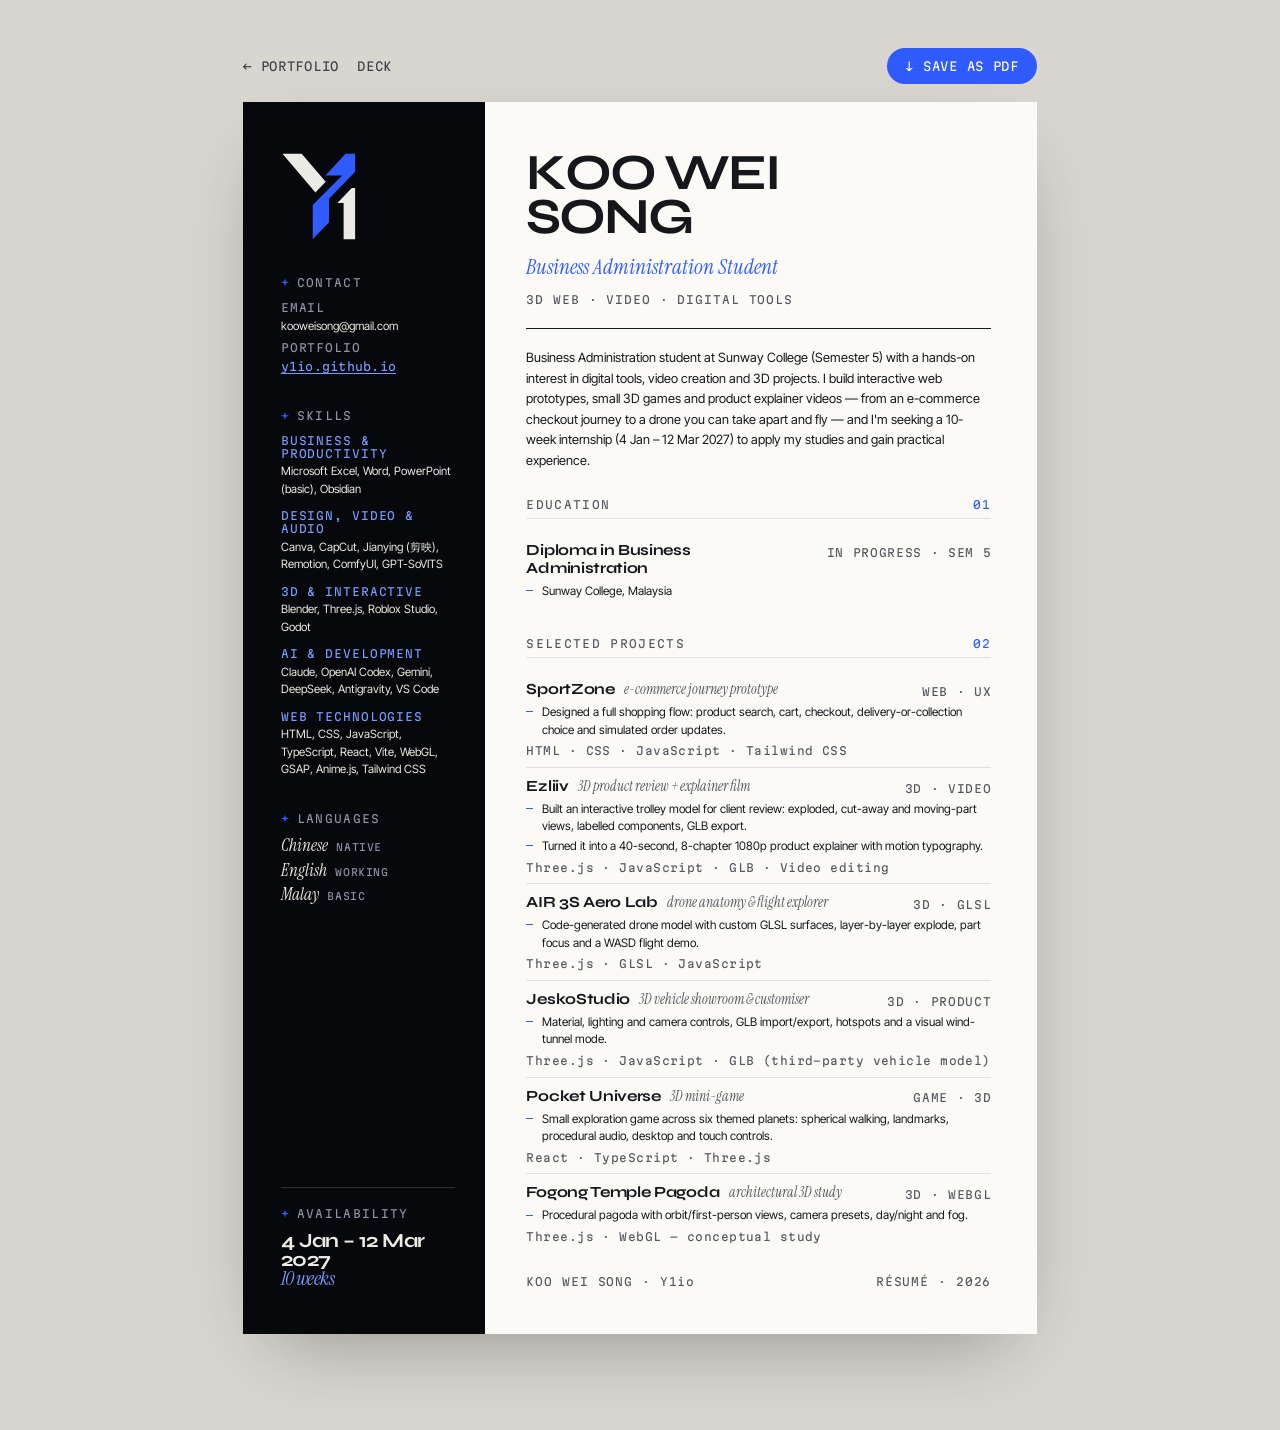
<file: resume.html>
<!DOCTYPE html>
<html lang="en">
<head>
<meta charset="UTF-8" />
<meta name="viewport" content="width=device-width, initial-scale=1" />
<link rel="icon" href="data:image/svg+xml,%3Csvg xmlns=%27http://www.w3.org/2000/svg%27 viewBox=%27150 270 440 470%27%3E%3Crect x=%27150%27 y=%27270%27 width=%27440%27 height=%27470%27 rx=%2790%27 fill=%27%2307080b%27/%3E%3Cpath fill=%27%23eceae4%27 d=%27M197 304H289L404 438L355 489ZM529 468H545V714H490V540H460Z%27/%3E%3Cpath fill=%27%232f5bff%27 d=%27M499 304H545V390L420 520V632L342 714V550L483 408H403Z%27/%3E%3C/svg%3E" />
<title>Koo Wei Song — Résumé</title>
<meta name="description" content="Résumé of Koo Wei Song, Business Administration student at Sunway College seeking a 10-week internship from 4 January to 12 March 2027." />
<link rel="preconnect" href="https://fonts.googleapis.com" />
<link rel="preconnect" href="https://fonts.gstatic.com" crossorigin />
<link href="https://fonts.googleapis.com/css2?family=Syne:wght@400..800&family=Instrument+Serif:ital@0;1&family=Martian+Mono:wght@300;400;500&family=Inter+Tight:wght@400;500;600&display=swap" rel="stylesheet" />
<style>
:root{
  --ink:#07080b; --paper:#fbfaf7; --text:#16171b; --dim:#55575e; --rule:#e2e0da;
  --star:#2f5bff; --desk:#d9d6cf;
  --display:"Syne",sans-serif; --serif:"Instrument Serif",serif; --mono:"Martian Mono",ui-monospace,monospace; --body:"Inter Tight",system-ui,sans-serif;
}
@media (prefers-color-scheme:dark){:root:not([data-theme="light"]){--desk:#0e1016}}
*{box-sizing:border-box;margin:0;padding:0}
html{background:var(--desk)}
body{font-family:var(--body);color:var(--text);background:var(--desk);-webkit-font-smoothing:antialiased;padding:48px 16px 96px}
a{color:inherit;text-decoration:none}
.toolbar{max-width:210mm;margin:0 auto 18px;display:flex;justify-content:space-between;align-items:center;gap:12px;font-family:var(--mono);font-size:12px;letter-spacing:.06em;text-transform:uppercase;color:#3f4147}
@media (prefers-color-scheme:dark){.toolbar{color:#a9a8a3}}
.toolbar nav{display:flex;gap:18px}
.toolbar button{all:unset;cursor:pointer;background:var(--star);color:#fff;padding:11px 18px;border-radius:99px;display:inline-flex;gap:10px;align-items:center;transition:transform .4s cubic-bezier(.16,1,.3,1)}
.toolbar button:hover{transform:translateY(-2px)}
.toolbar button:focus-visible{outline:2px solid var(--text);outline-offset:3px}

/* A4 sheet */
.sheet{position:relative;width:210mm;min-height:297mm;margin:0 auto;background:var(--paper);display:grid;grid-template-columns:64mm 1fr;box-shadow:0 30px 80px -30px rgba(0,0,0,.35);overflow:hidden}
.side{background:var(--ink);color:#eceae4;padding:13mm 8mm 12mm 10mm;display:flex;flex-direction:column;gap:9mm;position:relative}
.side .mark{width:20mm;height:24mm}
.side .mark path{fill:#eceae4}.side .mark path.pb{fill:var(--star)}
.side h2{font-family:var(--mono);font-size:8.3pt;letter-spacing:.12em;text-transform:uppercase;color:#8f93a6;font-weight:400;margin-bottom:3mm;display:flex;align-items:center;gap:2mm}
.side h2::before{content:"";width:2.2mm;height:2.2mm;background:var(--star);clip-path:polygon(50% 0,61% 39%,100% 50%,61% 61%,50% 100%,39% 61%,0 50%,39% 39%)}
.side p,.side li{font-size:8.6pt;line-height:1.5}
.side ul{list-style:none;display:flex;flex-direction:column;gap:1.2mm}
.side .contact li a,.side .contact li span{display:block;word-break:break-word}
.side .contact small{display:block;font-family:var(--mono);font-size:8.3pt;color:#8f93a6;letter-spacing:.08em;text-transform:uppercase;margin-bottom:.4mm}
.side .group + .group{margin-top:3mm}
.side .group b{display:block;font-family:var(--mono);font-size:8.3pt;font-weight:400;letter-spacing:.08em;text-transform:uppercase;color:#7c9bff;margin-bottom:1mm}
.lang{display:flex;flex-direction:column;gap:1.4mm}
.lang span{font-family:var(--serif);font-style:italic;font-size:13pt;line-height:1.1}
.lang small{font-family:var(--mono);font-style:normal;font-size:7.4pt;letter-spacing:.06em;text-transform:uppercase;color:#8f93a6;margin-left:1.5mm}
.side .contact a.url{font-family:var(--mono);font-size:8.6pt;letter-spacing:.02em;color:#7c9bff;text-decoration:underline;text-underline-offset:2px}
.avail{margin-top:auto;border-top:1px solid rgba(236,234,228,.18);padding-top:5mm}
.avail strong{display:block;font-family:var(--display);font-size:15pt;font-weight:700;letter-spacing:-.03em;line-height:.95;margin-top:2mm}
.avail strong em{font-family:var(--serif);font-weight:400;color:#7c9bff}

.main{padding:13mm 12mm 12mm 11mm;display:flex;flex-direction:column}
.name{font-family:var(--display);font-size:38pt;line-height:.86;letter-spacing:-.045em;font-weight:700;text-transform:uppercase}
.name .ch{display:inline-block}
.role{margin-top:4mm;display:flex;align-items:baseline;gap:3mm;flex-wrap:wrap}
.role .serif{font-family:var(--serif);font-style:italic;font-size:16pt;color:var(--star)}
.role .mono{font-family:var(--mono);font-size:8.3pt;letter-spacing:.08em;text-transform:uppercase;color:var(--dim)}
.summary{font-size:9.6pt;line-height:1.6;margin-top:6mm;padding-top:5mm;border-top:1.5px solid var(--text)}
.sec{margin-top:7mm}
.sec > h3{display:flex;justify-content:space-between;align-items:baseline;font-family:var(--mono);font-size:8.3pt;letter-spacing:.12em;text-transform:uppercase;color:var(--dim);font-weight:400;padding-bottom:2mm;border-bottom:1px solid var(--rule);margin-bottom:3.5mm}
.sec > h3 span:last-child{color:var(--star)}
.item{display:grid;grid-template-columns:1fr auto;column-gap:4mm;padding:2.6mm 0;border-bottom:1px solid var(--rule);break-inside:avoid}
.item:last-child{border-bottom:0}
.item h4{font-family:var(--display);font-size:11.6pt;letter-spacing:-.02em;font-weight:700;line-height:1.15}
.item h4 small{font-family:var(--serif);font-style:italic;font-weight:400;font-size:10.6pt;letter-spacing:0;color:var(--dim);margin-left:1.5mm}
.item .tag{font-family:var(--mono);font-size:8.3pt;letter-spacing:.06em;text-transform:uppercase;color:var(--dim);white-space:nowrap;padding-top:1mm}
.item ul{grid-column:1/-1;list-style:none;margin-top:1.4mm;display:flex;flex-direction:column;gap:.6mm}
.item li{font-size:8.8pt;line-height:1.48;padding-left:4mm;position:relative}
.item li::before{content:"";position:absolute;left:0;top:.62em;width:1.8mm;height:1px;background:var(--star)}
.item .tech{grid-column:1/-1;font-family:var(--mono);font-size:8.3pt;letter-spacing:.04em;color:var(--dim);margin-top:1.4mm}
.foot{margin-top:auto;padding-top:6mm;display:flex;justify-content:space-between;font-family:var(--mono);font-size:8.3pt;letter-spacing:.08em;text-transform:uppercase;color:var(--dim)}
.foot .brand{text-transform:none}

/* entrance */
@media screen and (prefers-reduced-motion:no-preference){
  .sheet{animation:sheetIn 1.1s cubic-bezier(.16,1,.3,1) both}
  .name .ch{animation:rise .9s cubic-bezier(.16,1,.3,1) both}
  .reveal{animation:fade .9s cubic-bezier(.16,1,.3,1) both}
}
@keyframes sheetIn{from{opacity:0;transform:translateY(40px) rotate(-.6deg)}}
@keyframes rise{from{opacity:0;transform:translateY(60%)}}
@keyframes fade{from{opacity:0;transform:translateY(10px)}}

@media (max-width:860px){
  body{padding:20px 0 60px}
  .toolbar{padding:0 16px}
  .sheet{width:100%;min-height:0;grid-template-columns:1fr}
  .side{order:2}
  .main{padding:28px 16px}
  .name{font-size:44px}
}
@media print{
  @page{size:A4;margin:0}
  html,body{background:#fff;padding:0}
  .toolbar{display:none}
  .sheet{box-shadow:none;width:210mm;height:297mm;min-height:0;grid-template-columns:64mm 1fr}
  .side{order:0}
  *{-webkit-print-color-adjust:exact;print-color-adjust:exact;animation:none!important}
}
</style>
</head>
<body>
<div class="toolbar">
  <nav><a href="index.html">← Portfolio</a><a href="deck.html">Deck</a></nav>
  <button type="button" onclick="print()">↓ Save as PDF</button>
</div>

<article class="sheet" aria-label="Résumé of Koo Wei Song">
  <aside class="side">
    <svg class="mark" viewBox="190 296 362 424" aria-label="Y1io mark"><path d="M197 304H289L404 438L355 489Z"/><path class="pb" d="M499 304H545V390L420 520V632L342 714V550L483 408H403Z"/><path d="M529 468H545V714H490V540H460Z"/></svg>

    <section class="contact reveal" style="animation-delay:.25s">
      <h2>Contact</h2>
      <ul>
        <li><small>Email</small><a href="mailto:kooweisong@gmail.com">kooweisong@gmail.com</a></li>
        
        <li><small>Portfolio</small><a class="url" href="https://y1io.github.io/">y1io.github.io</a></li>
      </ul>
    </section>

    <section class="reveal" style="animation-delay:.32s">
      <h2>Skills</h2>
      <div class="group"><b>Business &amp; productivity</b><p>Microsoft Excel, Word, PowerPoint (basic), Obsidian</p></div>
      <div class="group"><b>Design, video &amp; audio</b><p>Canva, CapCut, Jianying (剪映), Remotion, ComfyUI, GPT-SoVITS</p></div>
      <div class="group"><b>3D &amp; interactive</b><p>Blender, Three.js, Roblox Studio, Godot</p></div>
      <div class="group"><b>AI &amp; development</b><p>Claude, OpenAI Codex, Gemini, DeepSeek, Antigravity, VS Code</p></div>
      <div class="group"><b>Web technologies</b><p>HTML, CSS, JavaScript, TypeScript, React, Vite, WebGL, GSAP, Anime.js, Tailwind CSS</p></div>
    </section>

    <section class="reveal" style="animation-delay:.39s">
      <h2>Languages</h2>
      <div class="lang"><span>Chinese <small>Native</small></span><span>English <small>Working</small></span><span>Malay <small>Basic</small></span></div>
    </section>

    <section class="avail reveal" style="animation-delay:.46s">
      <h2>Availability</h2>
      <strong>4 Jan – 12 Mar<br/>2027<br/><em>10 weeks</em></strong>
    </section>
  </aside>

  <div class="main">
    <h1 class="name" aria-label="Koo Wei Song"><span data-split>Koo Wei</span><br/><span data-split>Song</span></h1>
    <div class="role reveal" style="animation-delay:.3s"><span class="serif">Business Administration Student</span><span class="mono">3D web · Video · Digital tools</span></div>

    <p class="summary reveal" style="animation-delay:.38s">Business Administration student at Sunway College (Semester 5) with a hands-on interest in digital tools, video creation and 3D projects. I build interactive web prototypes, small 3D games and product explainer videos — from an e-commerce checkout journey to a drone you can take apart and fly — and I'm seeking a 10-week internship (4 Jan – 12 Mar 2027) to apply my studies and gain practical experience.</p>

    <section class="sec reveal" style="animation-delay:.46s">
      <h3><span>Education</span><span>01</span></h3>
      <div class="item">
        <h4>Diploma in Business Administration</h4><span class="tag">In progress · Sem 5</span>
        <ul><li>Sunway College, Malaysia</li></ul>
      </div>
    </section>

    <section class="sec reveal" style="animation-delay:.54s">
      <h3><span>Selected projects</span><span>02</span></h3>
      <div class="item">
        <h4>SportZone <small>e-commerce journey prototype</small></h4><span class="tag">Web · UX</span>
        <ul><li>Designed a full shopping flow: product search, cart, checkout, delivery-or-collection choice and simulated order updates.</li></ul>
        <div class="tech">HTML · CSS · JavaScript · Tailwind CSS</div>
      </div>
      <div class="item">
        <h4>Ezliiv <small>3D product review + explainer film</small></h4><span class="tag">3D · Video</span>
        <ul><li>Built an interactive trolley model for client review: exploded, cut-away and moving-part views, labelled components, GLB export.</li><li>Turned it into a 40-second, 8-chapter 1080p product explainer with motion typography.</li></ul>
        <div class="tech">Three.js · JavaScript · GLB · Video editing</div>
      </div>
      <div class="item">
        <h4>AIR 3S Aero Lab <small>drone anatomy &amp; flight explorer</small></h4><span class="tag">3D · GLSL</span>
        <ul><li>Code-generated drone model with custom GLSL surfaces, layer-by-layer explode, part focus and a WASD flight demo.</li></ul>
        <div class="tech">Three.js · GLSL · JavaScript</div>
      </div>
      <div class="item">
        <h4>JeskoStudio <small>3D vehicle showroom &amp; customiser</small></h4><span class="tag">3D · Product</span>
        <ul><li>Material, lighting and camera controls, GLB import/export, hotspots and a visual wind-tunnel mode.</li></ul>
        <div class="tech">Three.js · JavaScript · GLB (third-party vehicle model)</div>
      </div>
      <div class="item">
        <h4>Pocket Universe <small>3D mini-game</small></h4><span class="tag">Game · 3D</span>
        <ul><li>Small exploration game across six themed planets: spherical walking, landmarks, procedural audio, desktop and touch controls.</li></ul>
        <div class="tech">React · TypeScript · Three.js</div>
      </div>
      <div class="item">
        <h4>Fogong Temple Pagoda <small>architectural 3D study</small></h4><span class="tag">3D · WebGL</span>
        <ul><li>Procedural pagoda with orbit/first-person views, camera presets, day/night and fog.</li></ul>
        <div class="tech">Three.js · WebGL — conceptual study</div>
      </div>
    </section>

    <div class="foot"><span>Koo Wei Song · <span class="brand">Y1io</span></span><span>Résumé · 2026</span></div>
  </div>
</article>

<script>
document.querySelectorAll('[data-split]').forEach(el => {
  const t = el.textContent; el.textContent = '';
  [...t].forEach((c, i) => { const s = document.createElement('span'); s.className = 'ch'; s.textContent = c === ' ' ? ' ' : c; s.style.animationDelay = (0.15 + i * 0.03) + 's'; el.appendChild(s); });
});
</script>
</body>
</html>
</file>
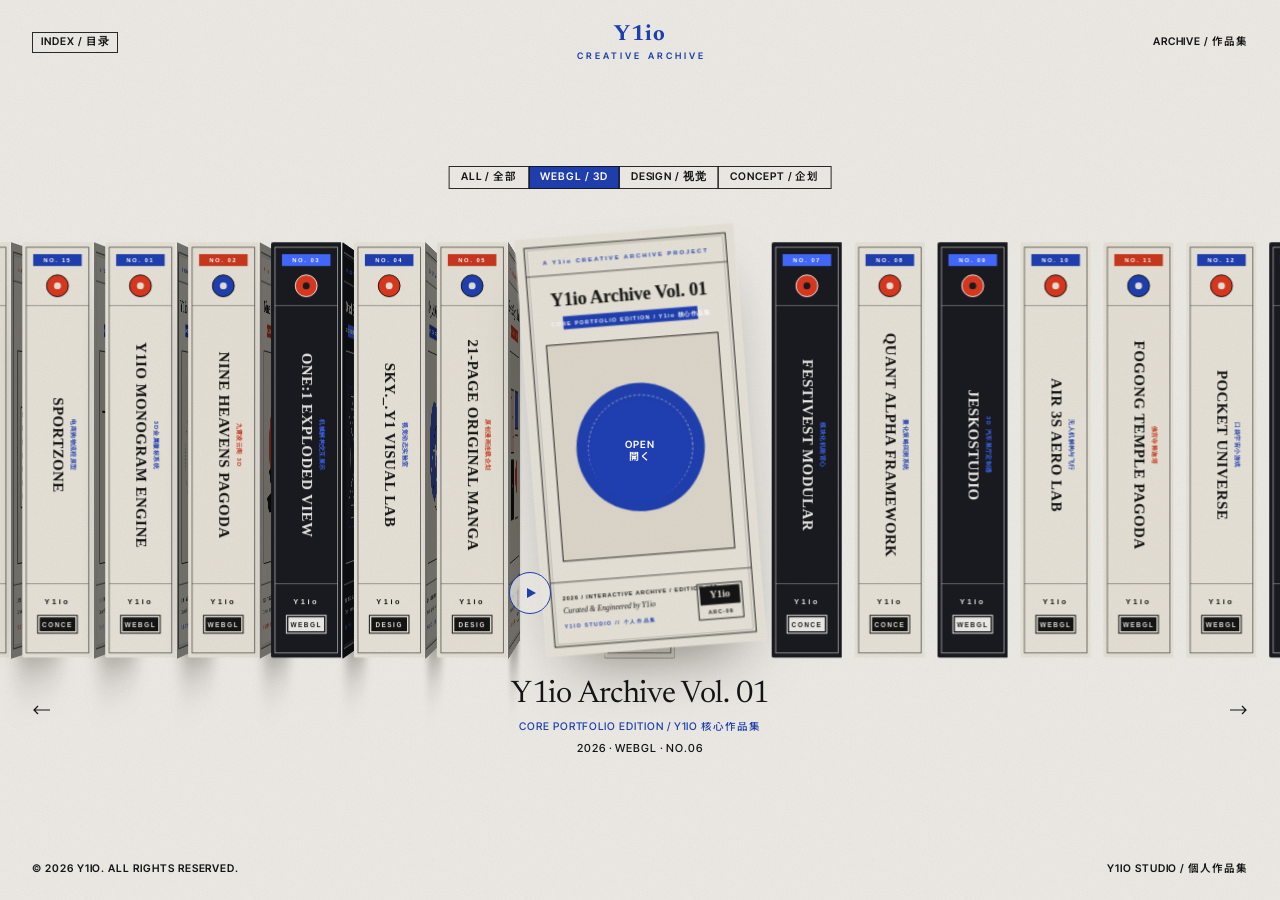
<file: works/vhs-archive.html>
<!DOCTYPE html>
<html lang="en">
<head>
  <meta charset="UTF-8">
  <meta name="viewport" content="width=device-width, initial-scale=1.0">
  <title>Y1io — Creative Archive</title>
  <link rel="preconnect" href="https://fonts.googleapis.com">
  <link rel="preconnect" href="https://fonts.gstatic.com" crossorigin>
  <link href="https://fonts.googleapis.com/css2?family=Inter+Tight:wght@500;600&family=Newsreader:ital,opsz,wght@0,6..72,400;1,6..72,400&family=Noto+Sans+JP:wght@500&family=Noto+Serif+SC:wght@700&display=swap" rel="stylesheet">
  <style>
    :root {
      --paper: #EDEBE6;
      --sheet: #F4F2ED;
      --ink: #141414;
      --muted: #6D6A63;
      --cobalt: #1F3FB0;
      --rule: rgba(20, 20, 20, .9);
      --ease: cubic-bezier(.2, .8, .2, 1);
      --H: min(46vh, 31vw);
    }

    @media (max-width: 767px) {
      :root {
        --H: min(60vw, 40svh);
      }
    }

    * {
      box-sizing: border-box;
      margin: 0;
      padding: 0;
    }

    html, body {
      width: 100%;
      height: 100%;
      overflow: hidden;
      background-color: var(--paper);
      color: var(--ink);
      font-family: "Inter Tight", "Noto Sans JP", system-ui, sans-serif;
      user-select: none;
      -webkit-user-select: none;
      -webkit-font-smoothing: antialiased;
      -moz-osx-font-smoothing: grayscale;
    }

    @media (pointer: fine) {
      html, body, button, a {
        cursor: none !important;
      }
    }

    button {
      background: none;
      border: none;
      font: inherit;
      color: inherit;
      text-align: inherit;
    }

    a {
      color: inherit;
      text-decoration: none;
    }

    /* Label System */
    .lbl {
      font-family: "Inter Tight", "Noto Sans JP", system-ui, sans-serif;
      font-weight: 600;
      font-size: 10.5px;
      line-height: 1;
      letter-spacing: 0.09em;
      text-transform: uppercase;
    }

    .box {
      display: inline-flex;
      align-items: center;
      justify-content: center;
      height: 21px;
      padding: 0 8px;
      border: 1px solid var(--rule);
    }

    /* Paper Grain Overlay */
    .grain {
      position: fixed;
      inset: 0;
      z-index: 40;
      pointer-events: none;
      mix-blend-mode: multiply;
      opacity: 0.55;
      background-repeat: repeat;
      background-size: 220px 220px;
      background-image: url("data:image/svg+xml,%3Csvg xmlns='http://www.w3.org/2000/svg' width='220' height='220'%3E%3Cfilter id='n'%3E%3CfeTurbulence type='fractalNoise' baseFrequency='.85' numOctaves='3' stitchTiles='stitch'/%3E%3CfeColorMatrix values='0 0 0 0 .45 0 0 0 0 .42 0 0 0 0 .38 0 0 0 .22 0'/%3E%3C/filter%3E%3Crect width='220' height='220' filter='url(%23n)'/%3E%3C/svg%3E");
    }

    /* Hidden Probe for Measuring --H */
    .probe {
      position: fixed;
      top: -9999px;
      left: -9999px;
      width: 0;
      height: var(--H);
      pointer-events: none;
      visibility: hidden;
    }

    /* 1. Top Bar */
    .topbar {
      position: fixed;
      top: 0;
      left: 0;
      right: 0;
      height: 84px;
      padding: 0 32px;
      display: grid;
      grid-template-columns: 1fr auto 1fr;
      align-items: center;
      z-index: 20;
    }

    .topbar-left {
      justify-self: start;
    }

    .logo {
      display: flex;
      flex-direction: column;
      align-items: center;
      gap: 5px;
      color: var(--cobalt);
      justify-self: center;
    }

    .logo-zh {
      font-family: "Newsreader", "Noto Serif SC", Georgia, serif;
      font-weight: 700;
      font-size: 22px;
      line-height: 1;
      letter-spacing: 0.04em;
    }

    .logo-en {
      font-family: "Inter Tight", "Noto Sans JP", system-ui, sans-serif;
      font-weight: 600;
      font-size: 9px;
      line-height: 1;
      letter-spacing: 0.34em;
      padding-left: 0.34em;
    }

    .topbar-right {
      justify-self: end;
    }

    /* 2. Decade Tabs */
    .tabs {
      position: fixed;
      left: 50%;
      top: calc(50% - var(--H) / 2 - 86px);
      transform: translateX(-50%);
      display: flex;
      align-items: center;
      z-index: 20;
    }

    .tab-ind {
      position: absolute;
      top: 0;
      left: 0;
      height: 23px;
      background-color: var(--cobalt);
      transition: width 0.6s var(--ease), transform 0.6s var(--ease);
      pointer-events: none;
      z-index: 0;
    }

    .tab-btn {
      position: relative;
      z-index: 1;
      display: inline-flex;
      align-items: center;
      justify-content: center;
      height: 23px;
      padding: 0 11px;
      border: 1px solid var(--rule);
      white-space: nowrap;
      transition: color 0.45s var(--ease);
    }

    .tab-btn + .tab-btn {
      margin-left: -1px;
    }

    .tab-btn.active {
      color: #FFFFFF;
    }

    /* 3. The Shelf (3D Stage) */
    .shelf {
      position: fixed;
      left: 0;
      width: 100%;
      top: calc(50% - var(--H) / 2 - 40px);
      height: calc(var(--H) + 80px);
      perspective: 2200px;
      perspective-origin: 50% 50%;
      touch-action: pan-y;
      z-index: 10;
    }

    .stage {
      position: absolute;
      left: 50%;
      top: 50%;
      width: 0;
      height: 0;
      transform-style: preserve-3d;
    }

    .tape {
      position: absolute;
      left: 0;
      top: 0;
      width: 0;
      height: 0;
      transform-style: preserve-3d;
      will-change: transform;
    }

    .face {
      position: absolute;
      height: var(--H);
      top: calc(var(--H) / -2);
      backface-visibility: hidden;
      -webkit-backface-visibility: hidden;
      border-radius: 2px;
      background-repeat: no-repeat;
    }

    .face::after {
      content: "";
      position: absolute;
      inset: 0;
      background: #000000;
      opacity: var(--shade, 0);
      pointer-events: none;
      border-radius: 2px;
    }

    .sp {
      width: var(--ws);
      left: calc(var(--ws) / -2);
      transform: translateZ(calc(var(--d) / 2));
    }

    .cv {
      width: var(--d);
      left: calc(var(--d) / -2);
      transform: rotateY(90deg) translateZ(calc(var(--ws) / 2));
      box-shadow: 0 30px 60px -28px rgba(20, 16, 10, .55);
    }

    /* 4. Play Ring */
    .play-ring {
      position: fixed;
      width: 42px;
      height: 42px;
      margin-left: -21px;
      margin-top: -21px;
      border-radius: 50%;
      border: 1px solid var(--cobalt);
      color: var(--cobalt);
      background-color: rgba(237, 235, 230, .75);
      display: flex;
      align-items: center;
      justify-content: center;
      z-index: 25;
      will-change: transform;
      transform: scale(0);
    }

    .play-ring svg {
      width: 12px;
      height: 12px;
      margin-left: 2px;
      fill: currentColor;
      display: block;
    }

    /* 5. Caption */
    .caption {
      position: fixed;
      left: 50%;
      top: calc(50% + var(--H) / 2 + 30px);
      transform: translateX(-50%);
      display: flex;
      flex-direction: column;
      align-items: center;
      gap: 9px;
      pointer-events: none;
      z-index: 20;
    }

    .cap-mask {
      position: relative;
      overflow: hidden;
      width: min(92vw, 760px);
      text-align: center;
    }

    .cap-mask > span {
      display: block;
      width: 100%;
      will-change: transform;
    }

    .cap-mask > span:not(:first-child) {
      position: absolute;
      left: 0;
      top: 0;
    }

    .cap-title {
      font-family: "Newsreader", Georgia, serif;
      font-weight: 400;
      font-size: 31px;
      line-height: 1.12;
      letter-spacing: -0.01em;
    }

    .cap-sub {
      color: var(--cobalt);
      font-weight: 500;
    }

    .cap-year {
      font-family: "Inter Tight", "Noto Sans JP", system-ui, sans-serif;
      font-weight: 500;
      font-size: 11px;
      line-height: 1.1;
      letter-spacing: 0.08em;
    }

    /* 6. Arrows */
    .arrow-btn {
      position: fixed;
      top: calc(50% + var(--H) / 2 + 40px);
      width: 44px;
      height: 44px;
      display: flex;
      align-items: center;
      justify-content: center;
      color: var(--ink);
      z-index: 25;
    }

    .arrow-prev {
      left: 20px;
    }

    .arrow-next {
      right: 20px;
    }

    .arrow-btn svg {
      width: 18px;
      height: 10px;
      stroke: currentColor;
      stroke-width: 1.2px;
      fill: none;
      display: block;
    }

    /* 7. Footer */
    .footer {
      position: fixed;
      left: 32px;
      right: 32px;
      bottom: 26px;
      display: flex;
      align-items: center;
      justify-content: space-between;
      z-index: 20;
    }

    /* 8. Custom Cursor */
    .cursor {
      position: fixed;
      top: 0;
      left: 0;
      width: 58px;
      height: 58px;
      margin-left: -29px;
      margin-top: -29px;
      z-index: 100;
      pointer-events: none;
      display: none;
      align-items: center;
      justify-content: center;
      will-change: transform;
    }

    @media (pointer: fine) {
      .cursor {
        display: flex;
      }
    }

    .cursor-ring {
      position: absolute;
      inset: 0;
      border-radius: 50%;
      border: 1.5px solid var(--ink);
      background-color: transparent;
      transform: scale(1);
      transition: transform 0.5s var(--ease), background-color 0.4s var(--ease), border-color 0.4s var(--ease);
    }

    .cursor-dot {
      position: relative;
      width: 6px;
      height: 6px;
      border-radius: 50%;
      background-color: var(--ink);
      transform: scale(1);
      transition: transform 0.4s var(--ease);
    }

    .cursor-lbl {
      position: absolute;
      display: flex;
      flex-direction: column;
      align-items: center;
      justify-content: center;
      font-family: "Inter Tight", "Noto Sans JP", system-ui, sans-serif;
      font-weight: 600;
      font-size: 10px;
      line-height: 1.25;
      letter-spacing: 0.1em;
      color: #FFFFFF;
      text-align: center;
      transform: scale(0);
      transition: transform 0.45s var(--ease);
    }

    .cursor.spine .cursor-ring {
      transform: scale(0.72);
    }
    .cursor.spine .cursor-dot {
      transform: scale(1);
    }
    .cursor.spine .cursor-lbl {
      transform: scale(0);
    }

    .cursor.btn .cursor-ring {
      transform: scale(0.55);
    }
    .cursor.btn .cursor-dot {
      transform: scale(0);
    }
    .cursor.btn .cursor-lbl {
      transform: scale(0);
    }

    .cursor.open .cursor-ring {
      transform: scale(1.75);
      background-color: var(--cobalt);
      border-color: var(--cobalt);
    }
    .cursor.open .cursor-dot {
      transform: scale(0);
    }
    .cursor.open .cursor-lbl {
      transform: scale(1);
    }

    /* 9. Detail Dialog */
    .detail {
      position: fixed;
      inset: 0;
      z-index: 60;
      background-color: var(--sheet);
      visibility: hidden;
      display: grid;
      grid-template-columns: 1fr 1fr;
      gap: 4vw;
      padding: 110px 6vw 56px 7vw;
      align-items: center;
      will-change: clip-path, transform;
    }

    .detail-top {
      position: absolute;
      top: 0;
      left: 0;
      right: 0;
      height: 84px;
      display: flex;
      align-items: center;
      justify-content: center;
      pointer-events: none;
    }

    .detail-close {
      position: absolute;
      left: 32px;
      top: 31px;
      pointer-events: auto;
      z-index: 2;
    }

    .detail-left {
      display: flex;
      flex-direction: column;
      align-items: flex-start;
      justify-content: center;
      max-width: 520px;
      gap: 18px;
      width: 100%;
    }

    .d-mask {
      overflow: hidden;
      width: 100%;
    }

    .d-line {
      display: block;
      transform: translateY(110%);
      will-change: transform;
    }

    .d-sub {
      color: var(--cobalt);
    }

    .d-title {
      font-family: "Newsreader", Georgia, serif;
      font-weight: 400;
      font-size: clamp(44px, 5.4vw, 84px);
      line-height: 1;
      letter-spacing: -0.025em;
      padding-bottom: 0.06em;
    }

    .d-meta {
      color: var(--muted);
    }

    .d-syn {
      font-family: "Newsreader", Georgia, serif;
      font-weight: 400;
      font-size: 17px;
      line-height: 1.5;
      max-width: 42ch;
    }

    .d-cred {
      font-family: "Newsreader", Georgia, serif;
      font-style: italic;
      font-weight: 400;
      font-size: 15px;
      line-height: 1.4;
      color: var(--muted);
    }

    .d-watch {
      display: inline-flex;
      align-items: center;
      justify-content: center;
      height: 44px;
      padding: 0 20px;
      margin-top: 10px;
      border: 1px solid var(--cobalt);
      color: var(--cobalt);
    }

    .detail-right {
      display: flex;
      align-items: center;
      justify-content: center;
      width: 100%;
      height: 100%;
      min-height: 0;
    }

    .poster-svg {
      height: min(100%, 78vh);
      aspect-ratio: 474 / 900;
      display: block;
      max-width: 100%;
    }

    /* Responsive (<= 767px) */
    @media (max-width: 767px) {
      .lbl {
        font-size: 9px;
      }

      .topbar {
        height: 64px;
        padding: 0 16px;
      }

      .logo-zh {
        font-size: 17px;
      }

      .logo-en {
        font-size: 7.5px;
      }

      .topbar-right {
        display: none;
      }

      .tabs {
        top: calc(50% - var(--H) / 2 - 70px);
      }

      .tab-btn {
        padding: 0 7px;
        font-size: 9px;
      }

      .cap-title {
        font-size: 24px;
      }

      .arrow-prev {
        left: 6px;
      }

      .arrow-next {
        right: 6px;
      }

      .footer {
        left: 16px;
        right: 16px;
        bottom: 18px;
      }

      .detail {
        display: flex;
        flex-direction: column;
        overflow-y: auto;
        padding: 84px 22px 40px;
        gap: 24px;
        align-items: stretch;
      }

      .detail-top {
        height: 64px;
      }

      .detail-close {
        left: 16px;
        top: 21px;
      }

      .detail-right {
        order: -1;
        height: auto;
        flex-shrink: 0;
      }

      .poster-svg {
        height: 46svh;
      }

      .detail-left {
        max-width: 100%;
      }

      .d-title {
        font-size: 42px;
      }

      .d-syn {
        font-size: 16px;
      }
    }
  </style>
</head>
<body>

  <!-- Hidden measurement probe for --H -->
  <div class="probe" id="probe" aria-hidden="true"></div>

  <!-- Paper Grain Layer -->
  <div class="grain" aria-hidden="true"></div>

  <!-- 1. Top Bar -->
  <header class="topbar">
    <a href="#index" class="lbl box topbar-left" data-btn>INDEX / 目录</a>
    <div class="logo">
      <span class="logo-zh">Y1io</span>
      <span class="logo-en">CREATIVE ARCHIVE</span>
    </div>
    <div class="lbl topbar-right">ARCHIVE / 作品集</div>
  </header>

  <!-- 2. Category Tabs -->
  <nav class="tabs" aria-label="Categories" id="tabs">
    <div class="tab-ind" id="tabInd"></div>
    <button type="button" class="lbl tab-btn" data-decade="all" data-btn>ALL / 全部</button>
    <button type="button" class="lbl tab-btn" data-decade="WEBGL" data-btn>WEBGL / 3D</button>
    <button type="button" class="lbl tab-btn" data-decade="DESIGN" data-btn>DESIGN / 视觉</button>
    <button type="button" class="lbl tab-btn" data-decade="CONCEPT" data-btn>CONCEPT / 企划</button>
  </nav>

  <!-- 3. The Shelf (3D Stage) -->
  <section class="shelf" id="shelf" aria-label="Filmography shelf">
    <div class="stage" id="stage"></div>
  </section>

  <!-- 4. Play Ring -->
  <button type="button" class="play-ring" id="playRing" aria-label="Open film" data-btn>
    <svg viewBox="0 0 12 12" aria-hidden="true">
      <polygon points="2,1 11,6 2,11" />
    </svg>
  </button>

  <!-- 5. Caption -->
  <div class="caption" aria-live="polite" id="caption">
    <div class="cap-mask cap-title" id="capTitle"></div>
    <div class="cap-mask lbl cap-sub" id="capSub"></div>
    <div class="cap-mask cap-year" id="capYear"></div>
  </div>

  <!-- 6. Arrows -->
  <button type="button" class="arrow-btn arrow-prev" id="prevBtn" aria-label="Previous film" data-btn>
    <svg viewBox="0 0 18 10" aria-hidden="true">
      <path d="M5 1 L1 5 L5 9 M1 5 L17 5" />
    </svg>
  </button>
  <button type="button" class="arrow-btn arrow-next" id="nextBtn" aria-label="Next film" data-btn>
    <svg viewBox="0 0 18 10" aria-hidden="true">
      <path d="M13 1 L17 5 L13 9 M17 5 L1 5" />
    </svg>
  </button>

  <!-- 7. Footer -->
  <footer class="footer">
    <div class="lbl">© 2026 Y1io. ALL RIGHTS RESERVED.</div>
    <div class="lbl">Y1IO STUDIO / 個人作品集</div>
  </footer>

  <!-- 8. Detail Dialog -->
  <div class="detail" id="detail" role="dialog" aria-modal="true" aria-labelledby="dTitle">
    <button type="button" class="lbl box detail-close" id="closeBtn" data-btn>CLOSE / 閉じる</button>
    <div class="detail-top" aria-hidden="true">
      <div class="logo">
        <span class="logo-zh">Y1io</span>
        <span class="logo-en">CREATIVE ARCHIVE</span>
      </div>
    </div>

    <div class="detail-left">
      <div class="d-mask"><p class="d-line d-sub" id="dSub"></p></div>
      <div class="d-mask"><h2 class="d-line d-title" id="dTitle"></h2></div>
      <div class="d-mask"><p class="d-line d-meta" id="dMeta"></p></div>
      <div class="d-mask">
        <p class="d-line d-Syn" id="dSyn"></p>
      </div>
      <div class="d-mask">
        <p class="d-line d-cred">Created &amp; curated by Y1io. 个人作品集</p>
      </div>
      <div class="d-mask">
        <span class="d-line">
          <button type="button" class="lbl d-watch" id="watchBtn" data-btn>EXPLORE PROJECT / 查看项目</button>
        </span>
      </div>
    </div>

    <div class="detail-right">
      <svg class="poster-svg" viewBox="0 0 474 900" aria-hidden="true">
        <defs>
          <clipPath id="posterClip">
            <rect x="0" y="0" width="474" height="900" rx="2" ry="2" />
          </clipPath>
          <filter id="inkFilter" x="-30%" y="-30%" width="160%" height="160%" color-interpolation-filters="sRGB">
            <feTurbulence type="fractalNoise" baseFrequency="0.011" numOctaves="3" seed="7" result="noise" />
            <feDisplacementMap in="SourceGraphic" in2="noise" scale="120" xChannelSelector="R" yChannelSelector="G" />
          </filter>
          <mask id="inkMask" maskUnits="userSpaceOnUse" x="-200" y="-200" width="874" height="1300">
            <rect x="-200" y="-200" width="874" height="1300" fill="black" />
            <g filter="url(#inkFilter)" fill="white" id="inkBlobs">
              <circle cx="150" cy="330" r="0" />
              <circle cx="340" cy="600" r="0" />
              <circle cx="250" cy="120" r="0" />
              <circle cx="90" cy="760" r="0" />
              <circle cx="400" cy="250" r="0" />
              <circle cx="260" cy="860" r="0" />
              <circle cx="230" cy="470" r="0" />
            </g>
          </mask>
        </defs>
        <g clip-path="url(#posterClip)">
          <image id="posterImg" href="" x="0" y="0" width="474" height="900" preserveAspectRatio="none" mask="url(#inkMask)" />
        </g>
      </svg>
    </div>
  </div>

  <!-- 9. Custom Cursor -->
  <div class="cursor" id="cursor" aria-hidden="true">
    <div class="cursor-ring"></div>
    <div class="cursor-dot"></div>
    <div class="cursor-lbl">
      <span>OPEN</span>
      <span>開く</span>
    </div>
  </div>

  <script>
    (function () {
      'use strict';

      /* ----------------------------------------------------------
         1. Y1io ARCHIVE DATA (15 PROJECTS)
      ---------------------------------------------------------- */
      const FILMS = [
        {
          id: 'logo3d',
          num: '01',
          cat: 'WEBGL',
          title: 'Y1io Monogram Engine',
          romaji: '3D EXTRUDED METAL & FLIP',
          kanji: '3D金属徽标系统',
          year: '2026',
          meta: '2026 / WEBGL & GLSL / ARCHIVE #01',
          synopsis: 'Interactive personal brand identity featuring a custom 3D extruded metal monogram in Three.js, custom GLSL shaders, and multi-node FLIP constellation transitions.',
          theme: 'cobalt'
        },
        {
          id: 'pagoda',
          num: '02',
          cat: 'WEBGL',
          title: 'Nine Heavens Pagoda',
          romaji: 'JIUXIAO LINGYUN GE',
          kanji: '九霄凌云阁 3D',
          year: '2026',
          meta: '2026 / THREE.JS & PROCEDURAL / ARCHIVE #02',
          synopsis: 'Single-file interactive 3D Chinese ancient pagoda palace featuring procedural architecture, dynamic day and night lighting cycles, mist toggles, and dual camera viewpoints.',
          theme: 'vermilion'
        },
        {
          id: 'koenigsegg',
          num: '03',
          cat: 'WEBGL',
          title: 'One:1 Exploded View',
          romaji: 'SCROLL-DRIVEN SUPERCAR',
          kanji: '机械解构交互展示',
          year: '2026',
          meta: '2026 / THREE.JS & GSAP / ARCHIVE #03',
          synopsis: 'Interactive 3D scroll-driven exploded view web showcase of the Koenigsegg One:1 supercar utilizing custom GLSL shaders, GSAP animation controls, and dynamic post-processing.',
          theme: 'ink'
        },
        {
          id: 'sky',
          num: '04',
          cat: 'DESIGN',
          title: 'Sky._.Y1 Visual Lab',
          romaji: 'DIGITAL MOTION & REELS',
          kanji: '视觉动态实验室',
          year: '2026',
          meta: '2026 / MOTION & BRANDING / ARCHIVE #04',
          synopsis: 'Personal creator identity and short-form visual engineering workflow blending electric cobalt minimalist aesthetics with AI-assisted motion synthesis.',
          theme: 'cobalt'
        },
        {
          id: 'comic',
          num: '05',
          cat: 'DESIGN',
          title: '21-Page Original Manga',
          romaji: 'ORIGINAL ANIME SERIES',
          kanji: '原创漫画连载企划',
          year: '2026',
          meta: '2026 / ILLUSTRATION & STORY / ARCHIVE #05',
          synopsis: 'A complete 21-page original anime comic panel series detailing the narrative, worldbuilding, and character turnaround designs of Dafeiyu, Jingjing, and Him.',
          theme: 'vermilion'
        },
        {
          id: 'y1core',
          num: '06',
          cat: 'WEBGL',
          title: 'Y1io Archive Vol. 01',
          romaji: 'CORE PORTFOLIO EDITION',
          kanji: 'Y1io 核心作品集',
          year: '2026',
          meta: '2026 / INTERACTIVE ARCHIVE / EDITION #06',
          synopsis: 'Flagship interactive portfolio archive curated by Y1io. Designed with physical 3D kinetics, bespoke shader pipelines, and tactile editorial typography.',
          theme: 'cobalt'
        },
        {
          id: 'festivest',
          num: '07',
          cat: 'CONCEPT',
          title: 'FestiVest Modular',
          romaji: 'MODULAR GARMENT SYSTEM',
          kanji: '模块化机能背心',
          year: '2026',
          meta: '2026 / PRODUCT & STRATEGY / ARCHIVE #07',
          synopsis: 'Modular garment product concept and entrepreneurial strategy engineered for live festival environments and rapid utility reconfiguration.',
          theme: 'ink'
        },
        {
          id: 'quant',
          num: '08',
          cat: 'CONCEPT',
          title: 'Quant Alpha Framework',
          romaji: 'ALGORITHMIC BACKTESTING',
          kanji: '量化策略回测系统',
          year: '2026',
          meta: '2026 / PINE SCRIPT & PYTHON / ARCHIVE #08',
          synopsis: 'Quantitative algorithmic strategy framework combining multi-timeframe signal logic with automated Python validation pipelines.',
          theme: 'cobalt'
        },
        {
          "id": "jesko",
          "cat": "WEBGL",
          "title": "JeskoStudio",
          "romaji": "3D VEHICLE SHOWROOM",
          "kanji": "3D 汽车展厅定制器",
          "synopsis": "Browser-based 3D vehicle showroom and customiser: material, lighting and camera controls, GLB import/export, engineering hotspots and a visual wind-tunnel mode. Car model by HYPR:IMPS 3D, CC BY 4.0.",
          "theme": "ink",
          "num": "09",
          "year": "2026",
          "meta": "2026 / THREE.JS & GLB / ARCHIVE #09",
          "url": "jesko/"
        },
        {
          "id": "air3s",
          "cat": "WEBGL",
          "title": "AIR 3S Aero Lab",
          "romaji": "DRONE ANATOMY & FLIGHT",
          "kanji": "无人机解构与飞行",
          "synopsis": "A DJI Air 3S study built entirely in code with custom GLSL surfaces. Explode the airframe layer by layer, focus on any part, fold the arms, then fly it with WASD.",
          "theme": "cobalt",
          "num": "10",
          "year": "2026",
          "meta": "2026 / THREE.JS & GLSL / ARCHIVE #10",
          "url": "air3s/"
        },
        {
          "id": "fogong",
          "cat": "WEBGL",
          "title": "Fogong Temple Pagoda",
          "romaji": "ARCHITECTURAL 3D STUDY",
          "kanji": "佛宫寺释迦塔",
          "synopsis": "Procedural multi-level pagoda inspired by the Yingxian Wooden Pagoda, with orbit and first-person views, camera presets, day/night and fog controls.",
          "theme": "vermilion",
          "num": "11",
          "year": "2026",
          "meta": "2026 / WEBGL & PROCEDURAL / ARCHIVE #11",
          "url": "pagoda.html"
        },
        {
          "id": "pocket",
          "cat": "WEBGL",
          "title": "Pocket Universe",
          "romaji": "3D MINI-GAME",
          "kanji": "口袋宇宙小游戏",
          "synopsis": "A small exploration game: walk an astronaut around six themed miniature planets, find landmarks and listen to procedural audio. Desktop and touch, Chinese/English.",
          "theme": "cobalt",
          "num": "12",
          "year": "2026",
          "meta": "2026 / REACT & THREE.JS / ARCHIVE #12",
          "url": "pocket/"
        },
        {
          "id": "ezreview",
          "cat": "DESIGN",
          "title": "Ezliiv Model Review",
          "romaji": "3D PRODUCT REVIEW",
          "kanji": "购物车产品三维审阅",
          "synopsis": "Interactive shopping-trolley concept for client review: exploded assembly, bag cut-away, internal lift tray, folding seat, wheel-cluster rotation and GLB export.",
          "theme": "ink",
          "num": "13",
          "year": "2026",
          "meta": "2026 / PRODUCT 3D / ARCHIVE #13",
          "url": "ezliiv-review.html"
        },
        {
          "id": "ezvideo",
          "cat": "DESIGN",
          "title": "Ezliiv Explainer",
          "romaji": "PRODUCT FILM 40s",
          "kanji": "产品讲解短片",
          "synopsis": "The Ezliiv model turned into a 40-second, eight-chapter 1080p explainer film with camera choreography and motion typography.",
          "theme": "vermilion",
          "num": "14",
          "year": "2026",
          "meta": "2026 / MOTION & COPY / ARCHIVE #14",
          "url": "ezliiv-explainer.mp4"
        },
        {
          "id": "sportzone",
          "cat": "CONCEPT",
          "title": "SportZone",
          "romaji": "E-COMMERCE JOURNEY",
          "kanji": "电商购物流程原型",
          "synopsis": "E-commerce customer-journey prototype: product search, cart, checkout, delivery-or-collection choice and simulated order updates. Where business studies meet interface design.",
          "theme": "cobalt",
          "num": "15",
          "year": "2026",
          "meta": "2026 / UX & BUSINESS / ARCHIVE #15",
          "url": "sportzone.html"
        }
      ];
      const N = FILMS.length;

      /* ----------------------------------------------------------
         2. PROCEDURAL SVG SPINE & COVER ARTWORK GENERATOR (Y1io)
      ---------------------------------------------------------- */
      const PALETTES = {
        cobalt:    { bg: '#E6E2D8', ink: '#141414', accent: '#1F3FB0', sub: '#D9381E', card: '#DCD7CA' },
        vermilion: { bg: '#E5E0D5', ink: '#141414', accent: '#C8371D', sub: '#1F3FB0', card: '#DBD5C7' },
        ink:       { bg: '#181A20', ink: '#EDEBE6', accent: '#4169FF', sub: '#D9381E', card: '#22252E' },
        reserved:  { bg: '#EAE7DF', ink: '#55524C', accent: '#1F3FB0', sub: '#8C887F', card: '#E0DDD4' }
      };

      function escXml(str) {
        return String(str)
          .replace(/&/g, '&amp;')
          .replace(/</g, '&lt;')
          .replace(/>/g, '&gt;')
          .replace(/"/g, '&quot;');
      }

      function renderArtworkGraphic(id, p) {
        switch (id) {
          case 'logo3d':
            return `
              <g transform="translate(237, 465)">
                <circle cx="0" cy="0" r="145" fill="none" stroke="${p.ink}" stroke-width="1.5" stroke-dasharray="4 4"/>
                <polygon points="0,-125 110,-62 110,62 0,125 -110,62 -110,-62" fill="${p.accent}" fill-opacity="0.12" stroke="${p.accent}" stroke-width="3"/>
                <polygon points="0,-125 110,-62 0,0 -110,-62" fill="${p.accent}" fill-opacity="0.28" stroke="${p.ink}" stroke-width="2"/>
                <polygon points="0,0 110,-62 110,62 0,125" fill="${p.ink}" fill-opacity="0.15" stroke="${p.ink}" stroke-width="2"/>
                <path d="M-48,-42 L0,8 L48,-42 M0,8 L0,68" fill="none" stroke="${p.ink}" stroke-width="12" stroke-linecap="square"/>
                <circle cx="0" cy="-125" r="5" fill="${p.sub}"/>
                <circle cx="110" cy="62" r="5" fill="${p.sub}"/>
                <circle cx="-110" cy="62" r="5" fill="${p.sub}"/>
              </g>`;
          case 'pagoda':
            return `
              <g transform="translate(237, 475)">
                <circle cx="0" cy="-35" r="115" fill="${p.accent}" fill-opacity="0.88"/>
                <path d="M0,-145 L18,-110 L-18,-110 Z" fill="${p.ink}"/>
                <path d="M-55,-85 Q0,-105 55,-85 L42,-65 L-42,-65 Z" fill="${p.ink}"/>
                <path d="M-85,-35 Q0,-60 85,-35 L68,-10 L-68,-10 Z" fill="${p.ink}"/>
                <path d="M-115,20 Q0,-10 115,20 L95,48 L-95,48 Z" fill="${p.ink}"/>
                <path d="M-140,80 Q0,45 140,80 L118,112 L-118,112 Z" fill="${p.ink}"/>
                <line x1="0" y1="-165" x2="0" y2="135" stroke="${p.bg}" stroke-width="2"/>
                <rect x="-70" y="112" width="140" height="22" fill="${p.sub}"/>
              </g>`;
          case 'koenigsegg':
            return `
              <g transform="translate(237, 465)">
                <rect x="-140" y="-155" width="280" height="310" fill="none" stroke="${p.accent}" stroke-width="1" stroke-dasharray="6 4"/>
                <circle cx="0" cy="0" r="105" fill="none" stroke="${p.ink}" stroke-width="2"/>
                <circle cx="0" cy="0" r="68" fill="none" stroke="${p.accent}" stroke-width="4" stroke-dasharray="28 14"/>
                <circle cx="0" cy="0" r="26" fill="${p.sub}"/>
                <path d="M-130,-95 L-65,-45 M130,-95 L65,-45 M-130,95 L-65,45 M130,95 L65,45" stroke="${p.ink}" stroke-width="2.5"/>
                <rect x="-95" y="-135" width="190" height="28" fill="none" stroke="${p.ink}" stroke-width="2"/>
                <rect x="-95" y="107" width="190" height="28" fill="none" stroke="${p.ink}" stroke-width="2"/>
                <text x="0" y="-116" text-anchor="middle" font-family="Inter Tight, sans-serif" font-size="11" font-weight="600" fill="${p.ink}" letter-spacing="3">CHASSIS // 1:1 RATIO</text>
              </g>`;
          case 'sky':
            return `
              <g transform="translate(237, 465)">
                <circle cx="-25" cy="-15" r="110" fill="${p.accent}" fill-opacity="0.85"/>
                <circle cx="35" cy="25" r="95" fill="none" stroke="${p.ink}" stroke-width="3"/>
                <circle cx="35" cy="25" r="60" fill="none" stroke="${p.sub}" stroke-width="2" stroke-dasharray="8 6"/>
                <path d="M-135,85 Q-40,-80 0,20 T135,-65" fill="none" stroke="${p.bg}" stroke-width="5"/>
                <polygon points="-15,-35 35,-10 -15,15" fill="${p.bg}"/>
              </g>`;
          case 'comic':
            return `
              <g transform="translate(237, 465)">
                <rect x="-135" y="-150" width="125" height="140" fill="${p.accent}" fill-opacity="0.2" stroke="${p.ink}" stroke-width="3"/>
                <rect x="5" y="-150" width="130" height="85" fill="${p.sub}" fill-opacity="0.85" stroke="${p.ink}" stroke-width="3"/>
                <rect x="5" y="-50" width="130" height="190" fill="none" stroke="${p.ink}" stroke-width="3"/>
                <rect x="-135" y="5" width="125" height="135" fill="${p.ink}"/>
                <line x1="-135" y1="-150" x2="-10" y2="-10" stroke="${p.ink}" stroke-width="2"/>
                <circle cx="70" cy="45" r="38" fill="${p.accent}"/>
                <text x="-72" y="82" text-anchor="middle" font-family="Newsreader, serif" font-style="italic" font-size="34" fill="${p.bg}">21p</text>
              </g>`;
          case 'y1core':
            return `
              <g transform="translate(237, 465)">
                <circle cx="0" cy="0" r="138" fill="${p.accent}"/>
                <circle cx="0" cy="0" r="112" fill="none" stroke="${p.bg}" stroke-width="1.5" stroke-dasharray="5 5"/>
                <path d="M-95,0 L95,0 M0,-95 L0,95" stroke="${p.bg}" stroke-width="1" stroke-opacity="0.5"/>
                <text x="0" y="28" text-anchor="middle" font-family="Newsreader, Georgia, serif" font-weight="700" font-size="86" fill="${p.bg}" letter-spacing="-2">Y1io</text>
                <rect x="-64" y="52" width="128" height="22" fill="${p.sub}"/>
                <text x="0" y="67" text-anchor="middle" font-family="Inter Tight, sans-serif" font-weight="600" font-size="10" fill="#FFFFFF" letter-spacing="3">EDITION // 01</text>
              </g>`;
          case 'festivest':
            return `
              <g transform="translate(237, 465)">
                <path d="M-85,-135 L-35,-135 L-20,-85 L20,-85 L35,-135 L85,-135 L115,-45 L95,135 L-95,135 L-115,-45 Z" fill="none" stroke="${p.ink}" stroke-width="3"/>
                <rect x="-70" y="-35" width="60" height="50" fill="${p.accent}" fill-opacity="0.35" stroke="${p.ink}" stroke-width="2"/>
                <rect x="10" y="-35" width="60" height="50" fill="${p.accent}" fill-opacity="0.35" stroke="${p.ink}" stroke-width="2"/>
                <rect x="-70" y="30" width="140" height="70" fill="none" stroke="${p.sub}" stroke-width="2" stroke-dasharray="6 4"/>
                <line x1="0" y1="-85" x2="0" y2="135" stroke="${p.ink}" stroke-width="2"/>
              </g>`;
          case 'quant':
            return `
              <g transform="translate(237, 465)">
                <g stroke="${p.ink}" stroke-opacity="0.2" stroke-width="1">
                  <line x1="-140" y1="-100" x2="140" y2="-100"/>
                  <line x1="-140" y1="-50" x2="140" y2="-50"/>
                  <line x1="-140" y1="0" x2="140" y2="0"/>
                  <line x1="-140" y1="50" x2="140" y2="50"/>
                  <line x1="-140" y1="100" x2="140" y2="100"/>
                </g>
                <polyline points="-135,85 -85,30 -40,55 10,-35 55,-10 105,-95 135,-75" fill="none" stroke="${p.accent}" stroke-width="4"/>
                <g fill="${p.sub}">
                  <rect x="-93" y="5" width="16" height="55"/>
                  <rect x="2" y="-65" width="16" height="60"/>
                  <rect x="97" y="-120" width="16" height="50"/>
                </g>
                <circle cx="105" cy="-95" r="8" fill="${p.ink}"/>
              </g>`;
          case 'jesko':
            return `
              <g transform="translate(237, 465)">
                <path d="M-150,40 C-140,10 -110,-10 -60,-22 C-20,-48 40,-52 80,-30 C115,-24 140,-8 150,20 L150,48 L-150,48 Z" fill="${p.accent}" fill-opacity="0.25" stroke="${p.ink}" stroke-width="3"/>
                <path d="M-40,-24 C-10,-44 35,-46 62,-28" fill="none" stroke="${p.ink}" stroke-width="2"/>
                <path d="M110,-60 L150,-60 L150,-40 M130,-60 L130,-22" fill="none" stroke="${p.ink}" stroke-width="3"/>
                <circle cx="-88" cy="50" r="30" fill="${p.bg}" stroke="${p.ink}" stroke-width="3"/><circle cx="-88" cy="50" r="12" fill="${p.sub}"/>
                <circle cx="92" cy="50" r="30" fill="${p.bg}" stroke="${p.ink}" stroke-width="3"/><circle cx="92" cy="50" r="12" fill="${p.sub}"/>
                <g stroke="${p.ink}" stroke-opacity="0.35" stroke-width="1.5"><line x1="-190" y1="-90" x2="-60" y2="-90"/><line x1="-190" y1="-72" x2="-90" y2="-72"/><line x1="-190" y1="-54" x2="-120" y2="-54"/></g>
              </g>`;
          case 'air3s':
            return `
              <g transform="translate(237, 465)">
                <g stroke="${p.ink}" stroke-width="5"><line x1="-95" y1="-95" x2="95" y2="95"/><line x1="95" y1="-95" x2="-95" y2="95"/></g>
                <rect x="-38" y="-52" width="76" height="104" rx="16" fill="${p.accent}" fill-opacity="0.3" stroke="${p.ink}" stroke-width="3"/>
                <rect x="-18" y="52" width="36" height="26" fill="${p.ink}"/>
                <g fill="none" stroke="${p.ink}" stroke-width="2.5">
                  <ellipse cx="-95" cy="-95" rx="62" ry="12"/><ellipse cx="95" cy="-95" rx="62" ry="12"/>
                  <ellipse cx="-95" cy="95" rx="62" ry="12"/><ellipse cx="95" cy="95" rx="62" ry="12"/>
                </g>
                <g fill="${p.sub}"><circle cx="-95" cy="-95" r="7"/><circle cx="95" cy="-95" r="7"/><circle cx="-95" cy="95" r="7"/><circle cx="95" cy="95" r="7"/></g>
              </g>`;
          case 'fogong':
            return `
              <g transform="translate(237, 465)" stroke="${p.ink}" stroke-width="2.5">
                <line x1="0" y1="-170" x2="0" y2="-135"/>
                <path d="M-40,-125 L0,-140 L40,-125 Z" fill="${p.accent}" fill-opacity="0.35"/>
                <rect x="-26" y="-125" width="52" height="30" fill="none"/>
                <path d="M-70,-90 L0,-108 L70,-90 Z" fill="${p.accent}" fill-opacity="0.35"/>
                <rect x="-46" y="-90" width="92" height="34" fill="none"/>
                <path d="M-100,-50 L0,-72 L100,-50 Z" fill="${p.accent}" fill-opacity="0.35"/>
                <rect x="-66" y="-50" width="132" height="38" fill="none"/>
                <path d="M-130,-6 L0,-32 L130,-6 Z" fill="${p.accent}" fill-opacity="0.35"/>
                <rect x="-86" y="-6" width="172" height="44" fill="none"/>
                <path d="M-160,44 L0,14 L160,44 Z" fill="${p.sub}" fill-opacity="0.35"/>
                <rect x="-110" y="44" width="220" height="56" fill="none"/>
                <line x1="-150" y1="100" x2="150" y2="100" stroke-width="4"/>
              </g>`;
          case 'pocket':
            return `
              <g transform="translate(237, 465)">
                <ellipse cx="0" cy="0" rx="175" ry="44" fill="none" stroke="${p.ink}" stroke-width="2" stroke-dasharray="6 6" transform="rotate(-18)"/>
                <circle cx="0" cy="0" r="105" fill="${p.accent}" fill-opacity="0.22" stroke="${p.ink}" stroke-width="3"/>
                <path d="M-60,-40 L-40,-80 L-20,-40 Z M20,-60 L35,-92 L50,-60 Z M-20,40 L0,0 L20,40 Z" fill="${p.ink}" fill-opacity="0.65"/>
                <circle cx="70" cy="-112" r="16" fill="${p.bg}" stroke="${p.ink}" stroke-width="3"/>
                <rect x="60" y="-98" width="20" height="26" rx="6" fill="${p.bg}" stroke="${p.ink}" stroke-width="3"/>
                <circle cx="-130" cy="-130" r="6" fill="${p.sub}"/><circle cx="140" cy="110" r="4" fill="${p.sub}"/><circle cx="-150" cy="90" r="3" fill="${p.ink}"/>
              </g>`;
          case 'ezreview':
            return `
              <g transform="translate(237, 465)">
                <path d="M20,-150 C20,-180 80,-180 80,-150 L80,90" fill="none" stroke="${p.ink}" stroke-width="5"/>
                <rect x="-90" y="-110" width="140" height="170" rx="6" fill="${p.accent}" fill-opacity="0.25" stroke="${p.ink}" stroke-width="3"/>
                <g stroke="${p.sub}" stroke-width="6"><line x1="-86" y1="-96" x2="46" y2="-96"/><line x1="-86" y1="-80" x2="46" y2="-80"/><line x1="-86" y1="-64" x2="46" y2="-64"/></g>
                <g fill="${p.bg}" stroke="${p.ink}" stroke-width="3"><circle cx="70" cy="110" r="18"/><circle cx="104" cy="92" r="18"/><circle cx="100" cy="130" r="18"/></g>
                <g stroke="${p.ink}" stroke-width="1.5" stroke-dasharray="4 5"><line x1="-90" y1="70" x2="-150" y2="130"/><line x1="50" y1="-110" x2="140" y2="-170"/></g>
                <rect x="-170" y="124" width="70" height="20" fill="none" stroke="${p.ink}" stroke-width="1.5"/>
              </g>`;
          case 'ezvideo':
            return `
              <g transform="translate(237, 465)">
                <rect x="-160" y="-110" width="320" height="220" fill="none" stroke="${p.ink}" stroke-width="3"/>
                <g fill="${p.ink}">
                  <rect x="-150" y="-100" width="18" height="12"/><rect x="-150" y="-70" width="18" height="12"/><rect x="-150" y="-40" width="18" height="12"/><rect x="-150" y="-10" width="18" height="12"/><rect x="-150" y="20" width="18" height="12"/><rect x="-150" y="50" width="18" height="12"/><rect x="-150" y="80" width="18" height="12"/>
                  <rect x="132" y="-100" width="18" height="12"/><rect x="132" y="-70" width="18" height="12"/><rect x="132" y="-40" width="18" height="12"/><rect x="132" y="-10" width="18" height="12"/><rect x="132" y="20" width="18" height="12"/><rect x="132" y="50" width="18" height="12"/><rect x="132" y="80" width="18" height="12"/>
                </g>
                <circle cx="0" cy="0" r="62" fill="${p.accent}" fill-opacity="0.3" stroke="${p.ink}" stroke-width="3"/>
                <path d="M-18,-32 L36,0 L-18,32 Z" fill="${p.sub}"/>
              </g>`;
          case 'sportzone':
            return `
              <g transform="translate(237, 465)">
                <path d="M-160,-100 L-110,-100 L-70,60 L100,60 L135,-50 L-95,-50" fill="none" stroke="${p.ink}" stroke-width="5" stroke-linejoin="round"/>
                <rect x="-62" y="-36" width="70" height="80" fill="${p.accent}" fill-opacity="0.3" stroke="${p.ink}" stroke-width="2"/>
                <rect x="20" y="-36" width="70" height="80" fill="${p.sub}" fill-opacity="0.3" stroke="${p.ink}" stroke-width="2"/>
                <circle cx="-50" cy="100" r="18" fill="${p.bg}" stroke="${p.ink}" stroke-width="4"/>
                <circle cx="80" cy="100" r="18" fill="${p.bg}" stroke="${p.ink}" stroke-width="4"/>
                <text x="-50" y="-130" font-family="Inter Tight, sans-serif" font-weight="600" font-size="22" fill="${p.ink}" letter-spacing="4">CHECKOUT</text>
              </g>`;
          default:
            // Reserved slots
            return `
              <g transform="translate(237, 465)">
                <rect x="-130" y="-145" width="260" height="290" fill="none" stroke="${p.ink}" stroke-width="2" stroke-dasharray="8 8"/>
                <line x1="-130" y1="-145" x2="130" y2="145" stroke="${p.ink}" stroke-width="1" stroke-dasharray="4 6"/>
                <line x1="130" y1="-145" x2="-130" y2="145" stroke="${p.ink}" stroke-width="1" stroke-dasharray="4 6"/>
                <rect x="-85" y="-42" width="170" height="84" fill="${p.bg}" stroke="${p.accent}" stroke-width="2"/>
                <text x="0" y="-6" text-anchor="middle" font-family="Inter Tight, sans-serif" font-weight="600" font-size="13" fill="${p.accent}" letter-spacing="3">SLOT AVAILABLE</text>
                <text x="0" y="20" text-anchor="middle" font-family="Noto Sans JP, sans-serif" font-weight="500" font-size="15" fill="${p.ink}" letter-spacing="2">待收录项目</text>
              </g>`;
        }
      }

      function createSpineSvgUrl(film) {
        const p = PALETTES[film.theme] || PALETTES.cobalt;
        const isReserved = film.theme === 'reserved';
        const svg = `<svg xmlns="http://www.w3.org/2000/svg" viewBox="0 0 142 840" width="142" height="840">
          <rect width="142" height="840" fill="${p.bg}"/>
          <rect x="8" y="10" width="126" height="820" fill="none" stroke="${p.ink}" stroke-width="1.5" stroke-opacity="0.75"/>
          <line x1="8" y1="128" x2="134" y2="128" stroke="${p.ink}" stroke-width="1.2" stroke-opacity="0.6"/>
          <line x1="8" y1="690" x2="134" y2="690" stroke="${p.ink}" stroke-width="1.2" stroke-opacity="0.6"/>
          
          <!-- Top Number & Geometric Emblem -->
          <rect x="22" y="24" width="98" height="24" fill="${p.accent}"/>
          <text x="71" y="40" text-anchor="middle" font-family="Inter Tight, sans-serif" font-weight="600" font-size="12" fill="#FFFFFF" letter-spacing="3">NO. ${escXml(film.num)}</text>
          <circle cx="71" cy="88" r="22" fill="${isReserved ? 'none' : p.sub}" stroke="${p.ink}" stroke-width="2" ${isReserved ? 'stroke-dasharray="4 3"' : ''}/>
          <circle cx="71" cy="88" r="7" fill="${p.bg}"/>

          <!-- Vertical Spine Title -->
          <g transform="translate(62, 410) rotate(90)">
            <text x="0" y="0" text-anchor="middle" font-family="Newsreader, Georgia, serif" font-weight="600" font-size="30" fill="${p.ink}" letter-spacing="1">${escXml(film.title.toUpperCase())}</text>
          </g>
          <g transform="translate(98, 410) rotate(90)">
            <text x="0" y="0" text-anchor="middle" font-family="Inter Tight, Noto Sans JP, sans-serif" font-weight="600" font-size="11.5" fill="${p.accent}" letter-spacing="2.5">${escXml(film.kanji)}</text>
          </g>

          <!-- Bottom Y1io Brand & Boxed Badge -->
          <text x="71" y="732" text-anchor="middle" font-family="Inter Tight, sans-serif" font-weight="600" font-size="15" fill="${p.ink}" letter-spacing="5">Y1io</text>
          <rect x="31" y="754" width="80" height="36" fill="none" stroke="${p.ink}" stroke-width="2"/>
          <rect x="35" y="758" width="72" height="28" fill="${p.ink}"/>
          <text x="71" y="777" text-anchor="middle" font-family="Inter Tight, sans-serif" font-weight="600" font-size="13" fill="${p.bg}" letter-spacing="3">${escXml(film.cat.slice(0, 5))}</text>
        </svg>`;
        return 'data:image/svg+xml;utf8,' + encodeURIComponent(svg);
      }

      function createCoverSvgUrl(film) {
        const p = PALETTES[film.theme] || PALETTES.cobalt;
        const headerLabel = film.theme === 'reserved' ? 'Y1io // RESERVED ARCHIVE SLOT' : 'A Y1io CREATIVE ARCHIVE PROJECT';
        const svg = `<svg xmlns="http://www.w3.org/2000/svg" viewBox="0 0 474 900" width="474" height="900">
          <rect width="474" height="900" fill="${p.bg}"/>
          <rect x="20" y="20" width="434" height="860" fill="none" stroke="${p.ink}" stroke-width="2"/>
          <rect x="26" y="26" width="422" height="848" fill="none" stroke="${p.ink}" stroke-width="0.75" stroke-opacity="0.5"/>

          <!-- Top Header Band -->
          <line x1="20" y1="82" x2="454" y2="82" stroke="${p.ink}" stroke-width="1.5"/>
          <text x="237" y="58" text-anchor="middle" font-family="Inter Tight, sans-serif" font-weight="600" font-size="13" fill="${p.accent}" letter-spacing="4">${escXml(headerLabel)}</text>

          <!-- Main Condensed Title & Subtitle -->
          <text x="237" y="148" text-anchor="middle" font-family="Newsreader, Georgia, serif" font-weight="600" font-size="40" fill="${p.ink}" letter-spacing="-0.5">${escXml(film.title)}</text>
          <rect x="92" y="172" width="290" height="28" fill="${p.accent}"/>
          <text x="237" y="191" text-anchor="middle" font-family="Inter Tight, Noto Sans JP, sans-serif" font-weight="600" font-size="12" fill="#FFFFFF" letter-spacing="2.5">${escXml(film.romaji)} / ${escXml(film.kanji)}</text>

          <!-- Center Illustration Frame -->
          <rect x="52" y="232" width="370" height="465" fill="${p.card}" stroke="${p.ink}" stroke-width="2"/>
          ${renderArtworkGraphic(film.id, p)}

          <!-- Bottom Archival Metadata & Y1io Badge -->
          <line x1="20" y1="742" x2="454" y2="742" stroke="${p.ink}" stroke-width="1.5"/>
          <text x="44" y="782" font-family="Inter Tight, sans-serif" font-weight="600" font-size="12" fill="${p.ink}" letter-spacing="2">${escXml(film.meta)}</text>
          <text x="44" y="808" font-family="Newsreader, Georgia, serif" font-style="italic" font-size="16" fill="${p.ink}">Curated &amp; Engineered by Y1io</text>
          <text x="44" y="842" font-family="Inter Tight, Noto Sans JP, sans-serif" font-weight="600" font-size="11" fill="${p.accent}" letter-spacing="3">Y1IO STUDIO // 个人作品集</text>

          <g transform="translate(334, 770)">
            <rect x="0" y="0" width="96" height="76" fill="none" stroke="${p.ink}" stroke-width="2"/>
            <rect x="5" y="5" width="86" height="40" fill="${p.ink}"/>
            <text x="48" y="31" text-anchor="middle" font-family="Newsreader, Georgia, serif" font-weight="700" font-size="22" fill="${p.bg}">Y1io</text>
            <text x="48" y="64" text-anchor="middle" font-family="Inter Tight, sans-serif" font-weight="600" font-size="11" fill="${p.ink}" letter-spacing="2.5">ARC-${escXml(film.num)}</text>
          </g>
        </svg>`;
        return 'data:image/svg+xml;utf8,' + encodeURIComponent(svg);
      }

      const SPINE_URLS = {};
      const COVER_URLS = {};
      FILMS.forEach((f) => {
        SPINE_URLS[f.id] = createSpineSvgUrl(f);
        COVER_URLS[f.id] = createCoverSvgUrl(f);
      });

      /* ----------------------------------------------------------
         3. DOM REFERENCES & STATE
      ---------------------------------------------------------- */
      const probe = document.getElementById('probe');
      const shelf = document.getElementById('shelf');
      const stage = document.getElementById('stage');
      const playRing = document.getElementById('playRing');
      const capTitle = document.getElementById('capTitle');
      const capSub = document.getElementById('capSub');
      const capYear = document.getElementById('capYear');
      const prevBtn = document.getElementById('prevBtn');
      const nextBtn = document.getElementById('nextBtn');
      const tabInd = document.getElementById('tabInd');
      const tabBtns = Array.from(document.querySelectorAll('.tab-btn'));
      const cursor = document.getElementById('cursor');

      const detail = document.getElementById('detail');
      const closeBtn = document.getElementById('closeBtn');
      const watchBtn = document.getElementById('watchBtn');
      const dSub = document.getElementById('dSub');
      const dTitle = document.getElementById('dTitle');
      const dMeta = document.getElementById('dMeta');
      const dSyn = document.getElementById('dSyn');
      const dLines = Array.from(detail.querySelectorAll('.d-line'));
      const posterImg = document.getElementById('posterImg');
      const inkCircles = Array.from(document.querySelectorAll('#inkBlobs circle'));
      const BLOB_DELAYS = [0, 120, 220, 300, 360, 420, 180];

      const reduceMotionQuery = window.matchMedia('(prefers-reduced-motion: reduce)');
      let reducedMotion = reduceMotionQuery.matches;
      reduceMotionQuery.addEventListener('change', (e) => {
        reducedMotion = e.matches;
      });

      // Dimensions
      let W = window.innerWidth;
      let VH = window.innerHeight;
      let H = 320;
      let ws = 54;
      let d = 168;
      let gap = 9.6;

      // Motion State (Opens on Y1io Archive Vol. 01: index 5 in middle copy -> 5 + 12 = 17)
      let s = N + 5;
      let T = N + 5;
      let hover = -1;
      let active = 5;

      let mx = W / 2;
      let my = VH / 2;
      let cx = W / 2;
      let cy = VH / 2;
      let overBtn = false;

      let tiltX = 0;
      let tiltY = 0;
      let onCover = false;
      let isOpen = false;
      let isDragging = false;
      let dragMoved = false;
      let dragStartX = 0;
      let dragStartT = 17;
      let wheelTimer = null;

      let detailAnims = [];
      let inkRafId = null;

      /* ----------------------------------------------------------
         4. BUILD 3 x N TAPES WITH PROCEDURAL Y1io ARTWORK
      ---------------------------------------------------------- */
      const tapes = [];
      for (let copy = 0; copy < 3; copy++) {
        for (let i = 0; i < N; i++) {
          const v = copy * N + i;
          const film = FILMS[i];

          const el = document.createElement('div');
          el.className = 'tape';

          const sp = document.createElement('div');
          sp.className = 'face sp';
          sp.style.backgroundImage = `url("${SPINE_URLS[film.id]}")`;
          sp.style.backgroundSize = '100% 100%';

          const cv = document.createElement('div');
          cv.className = 'face cv';
          cv.style.backgroundImage = `url("${COVER_URLS[film.id]}")`;
          cv.style.backgroundSize = '100% 100%';

          el.appendChild(sp);
          el.appendChild(cv);
          stage.appendChild(el);

          const tapeObj = {
            v,
            i,
            el,
            sp,
            cv,
            lift: 0,
            r: 0
          };

          el.addEventListener('pointerenter', (e) => {
            if (e.pointerType !== 'touch') {
              hover = v;
            }
          });

          el.addEventListener('pointerleave', () => {
            if (hover === v) hover = -1;
          });

          el.addEventListener('click', () => {
            if (dragMoved || isOpen) return;
            const r = tapeObj.r;
            if (Math.abs(r) < 0.5) {
              openDetail();
            } else {
              T = Math.round(s + r);
            }
          });

          tapes.push(tapeObj);
        }
      }

      /* ----------------------------------------------------------
         5. MEASURE GEOMETRY
      ---------------------------------------------------------- */
      function measure() {
        W = window.innerWidth;
        VH = window.innerHeight;
        H = probe.getBoundingClientRect().height || Math.min(0.46 * VH, 0.31 * W);
        ws = H * (142 / 840);
        d = H * (474 / 900);
        gap = H * 0.03;

        stage.style.setProperty('--ws', `${ws}px`);
        stage.style.setProperty('--d', `${d}px`);

        // Position play ring on active cover's lower-left corner
        const shelfCenterY = VH / 2;
        playRing.style.left = `${W / 2 - 0.5 * d - 6}px`;
        playRing.style.top = `${shelfCenterY + 0.36 * H}px`;

        updateDecadeIndicator();
      }

      window.addEventListener('resize', measure);

      /* ----------------------------------------------------------
         6. CAPTION & DECADE INDICATOR
      ---------------------------------------------------------- */
      function swapMaskText(container, text, dir, immediate) {
        if (immediate || reducedMotion) {
          container.innerHTML = '';
          const span = document.createElement('span');
          span.textContent = text;
          container.appendChild(span);
          return;
        }

        const oldSpans = Array.from(container.children);
        oldSpans.forEach((old) => {
          if (old.dataset.leaving) return;
          old.dataset.leaving = '1';
          const anim = old.animate(
            [
              { transform: getComputedStyle(old).transform === 'none' ? 'translateY(0%)' : getComputedStyle(old).transform },
              { transform: `translateY(${-dir * 105}%)` }
            ],
            {
              duration: 650,
              easing: 'cubic-bezier(.2, .8, .2, 1)',
              fill: 'both'
            }
          );
          anim.onfinish = () => {
            if (old.parentNode === container) {
              container.removeChild(old);
            }
          };
        });

        const nextSpan = document.createElement('span');
        nextSpan.textContent = text;
        container.appendChild(nextSpan);

        nextSpan.animate(
          [
            { transform: `translateY(${dir * 105}%)` },
            { transform: 'translateY(0%)' }
          ],
          {
            duration: 650,
            easing: 'cubic-bezier(.2, .8, .2, 1)',
            fill: 'both'
          }
        );
      }

      function updateDecadeIndicator() {
        const film = FILMS[active];
        const catStr = film.cat;
        let activeBtn = null;

        tabBtns.forEach((btn) => {
          if (btn.dataset.decade === catStr) {
            btn.classList.add('active');
            activeBtn = btn;
          } else {
            btn.classList.remove('active');
          }
        });

        if (activeBtn) {
          tabInd.style.width = `${activeBtn.offsetWidth}px`;
          tabInd.style.transform = `translateX(${activeBtn.offsetLeft}px)`;
        }
      }

      function setActive(newIndex, dir, immediate = false) {
        active = newIndex;
        const film = FILMS[active];
        swapMaskText(capTitle, film.title, dir, immediate);
        swapMaskText(capSub, `${film.romaji} / ${film.kanji}`, dir, immediate);
        swapMaskText(capYear, `${film.year} · ${film.cat} · NO.${film.num}`, dir, immediate);
        updateDecadeIndicator();
      }

      /* ----------------------------------------------------------
         7. MATH & SHELF PLACEMENT FORMULAS
      ---------------------------------------------------------- */
      function smoothstep(x) {
        const t = Math.max(0, Math.min(1, x));
        return t * t * (3 - 2 * t);
      }

      function B(r) {
        if (r <= -1) return -0.5;
        if (r >= 1) return 0.5;
        return (r + Math.sin(Math.PI * r) / Math.PI) / 2;
      }

      function F(r) {
        return r * (ws + gap) + (d - ws + 1.6 * gap) * B(r);
      }

      function wrapRelative(diff) {
        return ((((diff + 1.5 * N) % (3 * N)) + 3 * N) % (3 * N)) - 1.5 * N;
      }

      function mod12(n) {
        return ((n % N) + N) % N;
      }

      /* ----------------------------------------------------------
         8. INPUTS (TABS, ARROWS, KEYBOARD, WHEEL, DRAG)
      ---------------------------------------------------------- */
      prevBtn.addEventListener('click', () => {
        if (isOpen) return;
        T = Math.round(T) - 1;
      });

      nextBtn.addEventListener('click', () => {
        if (isOpen) return;
        T = Math.round(T) + 1;
      });

      playRing.addEventListener('click', () => {
        if (!isOpen) openDetail();
      });

      tabBtns.forEach((btn) => {
        btn.addEventListener('click', () => {
          if (isOpen) return;
          const dec = btn.dataset.decade;
          let targetFilmIdx = 0;
          if (dec !== 'all') {
            const found = FILMS.findIndex((f) => f.cat === dec);
            if (found !== -1) targetFilmIdx = found;
          }
          const currentMod = mod12(Math.round(T));
          let diff = targetFilmIdx - currentMod;
          if (diff > N / 2) diff -= N;
          if (diff < -N / 2) diff += N;
          T = Math.round(T) + diff;
        });
      });

      window.addEventListener('keydown', (e) => {
        if (e.key === 'Escape' && isOpen) {
          e.preventDefault();
          closeDetail();
          return;
        }
        if (isOpen) return;

        if (e.key === 'ArrowLeft') {
          e.preventDefault();
          T = Math.round(T) - 1;
        } else if (e.key === 'ArrowRight') {
          e.preventDefault();
          T = Math.round(T) + 1;
        } else if (e.key === 'Enter' && (document.activeElement === document.body || document.activeElement === shelf)) {
          e.preventDefault();
          openDetail();
        }
      });

      window.addEventListener('wheel', (e) => {
        if (isOpen) return;
        e.preventDefault();
        const delta = Math.abs(e.deltaX) > Math.abs(e.deltaY) ? e.deltaX : e.deltaY;
        T += (delta / (ws + gap)) * 0.5;

        clearTimeout(wheelTimer);
        wheelTimer = setTimeout(() => {
          T = Math.round(T);
        }, 160);
      }, { passive: false });

      // Shelf Dragging
      shelf.addEventListener('pointerdown', (e) => {
        if (isOpen || e.button !== 0) return;
        isDragging = true;
        dragMoved = false;
        dragStartX = e.clientX;
        dragStartT = T;
      });

      window.addEventListener('pointermove', (e) => {
        mx = e.clientX;
        my = e.clientY;

        if (!isDragging) return;
        const dx = e.clientX - dragStartX;
        if (!dragMoved && Math.abs(dx) > 5) {
          dragMoved = true;
        }
        if (dragMoved) {
          T = dragStartT - dx / (ws + gap);
        }
      });

      function endDrag() {
        if (!isDragging) return;
        isDragging = false;
        if (dragMoved) {
          T = Math.round(T);
          setTimeout(() => {
            dragMoved = false;
          }, 40);
        }
      }

      window.addEventListener('pointerup', endDrag);
      window.addEventListener('pointercancel', endDrag);

      // Button hover tracking for custom cursor
      document.querySelectorAll('[data-btn]').forEach((el) => {
        el.addEventListener('pointerenter', () => { overBtn = true; });
        el.addEventListener('pointerleave', () => { overBtn = false; });
      });

      /* ----------------------------------------------------------
         9. DETAIL SHEET & INK BLOT REVEAL
      ---------------------------------------------------------- */
      function getActiveTapeObject() {
        let best = tapes[0];
        let bestDist = Infinity;
        for (let i = 0; i < tapes.length; i++) {
          const dist = Math.abs(wrapRelative(tapes[i].v - s));
          if (dist < bestDist) {
            bestDist = dist;
            best = tapes[i];
          }
        }
        return best;
      }

      function setPosterCrop(filmId) {
        posterImg.setAttribute('href', COVER_URLS[filmId]);
        posterImg.setAttribute('x', '0');
        posterImg.setAttribute('y', '0');
        posterImg.setAttribute('width', '474');
        posterImg.setAttribute('height', '900');
      }

      function cancelDetailAnimations() {
        detailAnims.forEach((a) => a.cancel());
        detailAnims = [];
        if (inkRafId) {
          cancelAnimationFrame(inkRafId);
          inkRafId = null;
        }
      }

      function openDetail() {
        if (isOpen) return;
        isOpen = true;
        hover = -1;

        // 1. Prepare
        T = Math.round(T);
        s = T;
        const filmIdx = mod12(T);
        if (filmIdx !== active) {
          setActive(filmIdx, 1, true);
        }
        const film = FILMS[active];

        dSub.textContent = `${film.romaji} / ${film.kanji}`;
        dTitle.textContent = film.title;
        dMeta.textContent = film.meta;
        dSyn.textContent = film.synopsis;
        watchBtn.textContent = film.url ? 'OPEN PROJECT / 打开项目 ↗' : 'BACK TO SHELF / 返回';

        setPosterCrop(film.id);
        inkCircles.forEach((c) => c.setAttribute('r', '0'));

        cancelDetailAnimations();

        const activeTape = getActiveTapeObject();
        const rect = activeTape.cv.getBoundingClientRect();
        const cxRect = rect.left + rect.width / 2;
        const cyRect = rect.top + rect.height / 2;

        const topInset = Math.max(0, rect.top);
        const rightInset = Math.max(0, W - rect.right);
        const bottomInset = Math.max(0, VH - rect.bottom);
        const leftInset = Math.max(0, rect.left);

        // 2. The sheet grows out of the cover
        detail.style.visibility = 'visible';
        detail.style.transformOrigin = `${cxRect}px ${cyRect}px`;

        const sheetDur = reducedMotion ? 1 : 1050;
        const sheetAnim = detail.animate(
          [
            {
              clipPath: `inset(${topInset}px ${rightInset}px ${bottomInset}px ${leftInset}px round 3px)`,
              transform: 'rotate(-4.5deg)'
            },
            {
              clipPath: 'inset(0px 0px 0px 0px round 0px)',
              transform: 'rotate(0deg)'
            }
          ],
          {
            duration: sheetDur,
            easing: 'cubic-bezier(.76, 0, .18, 1)',
            fill: 'both'
          }
        );
        detailAnims.push(sheetAnim);

        // 3. Text rises
        const textDur = reducedMotion ? 1 : 900;
        dLines.forEach((line, idx) => {
          const delay = reducedMotion ? 0 : 620 + idx * 75;
          const lineAnim = line.animate(
            [
              { transform: 'translateY(110%)' },
              { transform: 'translateY(0%)' }
            ],
            {
              duration: textDur,
              delay,
              easing: 'cubic-bezier(.2, .8, .2, 1)',
              fill: 'both'
            }
          );
          detailAnims.push(lineAnim);
        });

        // 4. The poster bleeds in
        const inkStart = performance.now() + (reducedMotion ? -5000 : 520);
        function tickInk(now) {
          const elapsed = now - inkStart;
          for (let i = 0; i < inkCircles.length; i++) {
            const local = elapsed - BLOB_DELAYS[i];
            if (local <= 0) {
              inkCircles[i].setAttribute('r', '0');
            } else {
              const p = Math.min(1, local / 1250);
              const eased = 1 - Math.pow(1 - p, 3);
              inkCircles[i].setAttribute('r', (eased * 720).toFixed(1));
            }
          }
          if (elapsed < 2400) {
            inkRafId = requestAnimationFrame(tickInk);
          } else {
            inkRafId = null;
          }
        }
        inkRafId = requestAnimationFrame(tickInk);
      }

      function closeDetail() {
        if (!isOpen) return;

        const activeTape = getActiveTapeObject();
        const rect = activeTape.cv.getBoundingClientRect();
        const cxRect = rect.left + rect.width / 2;
        const cyRect = rect.top + rect.height / 2;

        const topInset = Math.max(0, rect.top);
        const rightInset = Math.max(0, W - rect.right);
        const bottomInset = Math.max(0, VH - rect.bottom);
        const leftInset = Math.max(0, rect.left);

        detail.style.transformOrigin = `${cxRect}px ${cyRect}px`;

        const closeDur = reducedMotion ? 1 : 850;
        const closeAnim = detail.animate(
          [
            {
              clipPath: 'inset(0px 0px 0px 0px round 0px)',
              transform: 'rotate(0deg)'
            },
            {
              clipPath: `inset(${topInset}px ${rightInset}px ${bottomInset}px ${leftInset}px round 3px)`,
              transform: 'rotate(-4.5deg)'
            }
          ],
          {
            duration: closeDur,
            easing: 'cubic-bezier(.76, 0, .18, 1)',
            fill: 'both'
          }
        );

        detailAnims.push(closeAnim);

        closeAnim.onfinish = () => {
          detail.style.visibility = 'hidden';
          cancelDetailAnimations();
          isOpen = false;
        };
      }

      closeBtn.addEventListener('click', closeDetail);
      watchBtn.addEventListener('click', () => {
        const f = FILMS[active];
        if (f && f.url) window.open(f.url, '_blank', 'noopener');
        else closeDetail();
      });

      /* ----------------------------------------------------------
         10. MAIN REQUESTANIMATIONFRAME LOOP
      ---------------------------------------------------------- */
      let lastTime = performance.now();

      function tick(now) {
        const dt = Math.min(0.05, Math.max(0.001, (now - lastTime) / 1000));
        lastTime = now;

        // 1. Scroll spring
        if (reducedMotion) {
          s = T;
        } else {
          const k = isDragging ? 18 : 5.2;
          s += (T - s) * (1 - Math.exp(-k * dt));
          if (Math.abs(T - s) < 1e-4) {
            s = T;
          }
        }

        // 2. Normalise loop if drifted beyond ±4 full loops (48 units)
        if (Math.abs(s - 1.5 * N) > 4 * N) {
          const shift = Math.round((s - 1.5 * N) / N) * N;
          s -= shift;
          T -= shift;
        }

        // 3. Caption active check
        const currentActive = mod12(Math.round(s));
        if (currentActive !== active) {
          const dir = (T - s) >= 0 ? 1 : -1;
          setActive(currentActive, dir, false);
        }

        // 4. Cursor & Tilt calculations
        const shelfCy = VH / 2;
        const settled = Math.abs(T - s) < 0.3;

        onCover = (
          !isOpen &&
          settled &&
          Math.abs(mx - W / 2) < 0.55 * d &&
          Math.abs(my - shelfCy) < 0.55 * H
        );

        let targetTiltY = 0;
        let targetTiltX = 0;
        if (onCover) {
          targetTiltY = ((mx - W / 2) / (0.55 * d)) * 9;
          targetTiltX = -((my - shelfCy) / (H / 2)) * 6;
        } else {
          targetTiltY = ((mx - W / 2) / W) * 5;
          targetTiltX = 0;
        }

        const tiltEase = reducedMotion ? 1 : 1 - Math.exp(-7 * dt);
        tiltY += (targetTiltY - tiltY) * tiltEase;
        tiltX += (targetTiltX - tiltX) * tiltEase;

        // 5. Update 36 Tapes
        const cullLimit = W / 2 + 1.5 * d;
        const liftEase = reducedMotion ? 1 : 1 - Math.exp(-12 * dt);

        for (let idx = 0; idx < 36; idx++) {
          const tape = tapes[idx];
          const r = wrapRelative(tape.v - s);
          tape.r = r;

          const x = F(r);
          if (Math.abs(x) > cullLimit) {
            tape.el.style.visibility = 'hidden';
            continue;
          }
          tape.el.style.visibility = 'visible';

          const absR = Math.abs(r);
          const o = smoothstep(Math.max(0, 1 - absR));

          const liftTarget = (!isOpen && hover === tape.v && absR > 0.5) ? 1 : 0;
          tape.lift += (liftTarget - tape.lift) * liftEase;

          const rotY = -90 * o + tiltY * o;
          const rotX = tiltX * o;
          const rotZ = -4.5 * o;
          const tz = o * 0.2 * H;
          const ty = -o * 0.025 * H - tape.lift * 0.045 * H;

          tape.el.style.transform = `translate3d(${x.toFixed(2)}px, ${ty.toFixed(2)}px, ${tz.toFixed(2)}px) rotateZ(${rotZ.toFixed(2)}deg) rotateX(${rotX.toFixed(2)}deg) rotateY(${rotY.toFixed(2)}deg)`;
          tape.el.style.zIndex = String(Math.round(100 - absR * 10));

          tape.sp.style.setProperty('--shade', (o * 0.55).toFixed(3));
          tape.cv.style.setProperty('--shade', ((1 - o) * 0.5).toFixed(3));
        }

        // 6. Play Ring Scale
        const ringScale = isOpen ? 0 : smoothstep(Math.max(0, 1 - Math.abs(T - s) * 3));
        playRing.style.transform = `scale(${ringScale.toFixed(3)})`;

        // 7. Custom Cursor Position & State
        const cursorEase = reducedMotion ? 1 : 1 - Math.exp(-16 * dt);
        cx += (mx - cx) * cursorEase;
        cy += (my - cy) * cursorEase;
        cursor.style.transform = `translate3d(${cx.toFixed(1)}px, ${cy.toFixed(1)}px, 0)`;

        let cursorState = '';
        if (isOpen) {
          cursorState = overBtn ? 'btn' : '';
        } else if (overBtn) {
          cursorState = 'btn';
        } else if (onCover) {
          cursorState = 'open';
        } else if (hover !== -1) {
          const hoveredTape = tapes[hover];
          if (hoveredTape && Math.abs(hoveredTape.r) > 0.5) {
            cursorState = 'spine';
          }
        }
        cursor.className = cursorState ? `cursor ${cursorState}` : 'cursor';

        requestAnimationFrame(tick);
      }

      /* ----------------------------------------------------------
         11. INITIALISE
      ---------------------------------------------------------- */
      measure();
      setActive(5, 1, true);
      if (document.fonts && document.fonts.ready) {
        document.fonts.ready.then(measure);
      }
      requestAnimationFrame(tick);
    })();
  </script>
</body>
</html>
</file>
<file: works/air3s/style.css>
@import url('https://fonts.googleapis.com/css2?family=DM+Sans:wght@400;500;600;700&family=Noto+Sans+SC:wght@400;500;600;700;800&display=swap');
:root{color-scheme:dark;--bg:#0b0e12;--line:#ffffff12;--muted:#818991;--accent:#b8f570}*{box-sizing:border-box}body{margin:0;background:var(--bg);color:#edf0f1;font-family:'DM Sans','Noto Sans SC',sans-serif;font-size:13px}button,a,input{-webkit-tap-highlight-color:transparent}button{cursor:pointer;font:inherit;color:inherit}button:focus-visible,a:focus-visible,input:focus-visible{outline:2px solid var(--accent);outline-offset:4px}header{height:82px;border-bottom:1px solid var(--line);margin:0 42px;display:flex;align-items:center;justify-content:space-between}.brand{font-size:26px;color:#f4f5f5;text-decoration:none;font-weight:700;letter-spacing:-1.6px}.brand span{color:var(--accent);padding:0 4px}.header-title{font-size:10px;letter-spacing:2.5px;color:#9da5ad}.header-title span{color:#555f69}.live{font-size:9px;letter-spacing:1.6px;color:var(--accent)}main{max-width:1800px;margin:auto;position:relative;min-height:780px;height:calc(100vh - 137px)}.intro{position:absolute;left:42px;top:58px;z-index:2;pointer-events:none}.eyebrow{font-size:9px;letter-spacing:2.6px;color:var(--accent);font-weight:600}h1{font-size:72px;line-height:1.2;letter-spacing:-5px;margin:20px 0 18px;font-weight:500}h1 span{display:block;color:#a2abb1}.intro p{line-height:1.9;color:#88929b;font-size:12px}.model-title{margin-top:34px;letter-spacing:2px;font-size:13px;font-weight:700}.model-title span{display:block;letter-spacing:1px;font-size:10px;font-weight:400;color:#6e7983;margin-top:8px}.stats{display:flex;gap:27px;margin-top:28px}.stats strong{font-size:26px;font-weight:500;letter-spacing:-1px}.stats strong span{font-size:11px;color:#adb5bd;letter-spacing:0}.stats small{display:block;font-size:9px;color:#6e7983;margin-top:6px}#viewport{position:absolute;inset:0 315px 125px 0;overflow:hidden;background:radial-gradient(ellipse at 57% 53%,#27303950,transparent 60%)}canvas{display:block;width:100%;height:100%;touch-action:none}aside{position:absolute;right:36px;top:38px;width:263px;z-index:3}.panel-heading{font-size:13px;display:flex;justify-content:space-between;align-items:center;padding-bottom:20px;border-bottom:1px solid var(--line)}.panel-heading span{font-size:8px;letter-spacing:1px;color:#69737e}#parts{padding:10px 0 18px}.part{width:100%;display:flex;gap:12px;align-items:center;background:none;border:1px solid transparent;border-radius:5px;padding:12px;text-align:left;margin:3px 0;color:#97a0a9}.part .num{font-size:9px;color:#5e6873;font-family:monospace}.part .name{flex:1}.part .name small{display:block;font-size:8px;letter-spacing:1.2px;margin-top:4px;color:#596570}.part .symbol{font-size:17px;font-weight:400}.part.active{border-color:#b8f533;background:#b8f5700b;color:var(--accent)}.part.active .num,.part.active small{color:#a1bc83}.part.detached .symbol{color:var(--accent)}article{border-top:1px solid var(--line);padding-top:24px}article .eyebrow{font-size:8px}h2{font-size:23px;margin:13px 0;font-weight:500;letter-spacing:-.6px}article p{font-size:11px;line-height:1.9;color:#8b959f;min-height:62px}dl{margin:20px 0 12px}dl div{display:flex;justify-content:space-between;padding:8px 0;border-bottom:1px solid #ffffff07;font-size:10px}dt{color:#65717c}dd{margin:0;color:#b8c0c8}.text-button{border:0;background:none;color:var(--accent);padding:10px 0;font-size:10px}.hint{color:#58636d;font-size:9px;margin-top:22px}.toolbar{position:absolute;bottom:68px;left:42px;right:36px;display:flex;align-items:center;gap:30px;background:#12171bde;border:1px solid #ffffff12;border-radius:9px;padding:13px 16px;z-index:4;backdrop-filter:blur(20px)}.toolbar button{background:none;border:0;border-radius:5px;font-size:11px;padding:12px;color:#939da5;white-space:nowrap}.mode-buttons{display:flex;background:#080c0e;border-radius:6px;padding:3px}.toolbar .mode-buttons .active{color:#11180b;background:var(--accent)}.tools{display:flex;margin-left:auto;gap:6px}.tools button.active{color:var(--accent)}.slider-wrap{display:flex;gap:16px;align-items:center;flex:1;font-size:10px;color:#77828d}.slider-wrap label{white-space:nowrap}input{width:100%;max-width:200px;accent-color:var(--accent);height:3px;cursor:pointer}output{font-family:monospace;color:#c3cbd0;min-width:30px}.guide{position:absolute;bottom:27px;left:42px;right:36px;display:flex;gap:24px;color:#606d78;font-size:10px}.guide button{margin-left:auto;background:none;border:0;color:#89949d;font-size:10px}.scene-caption{position:absolute;bottom:22px;left:43%;display:flex;align-items:center;gap:10px;color:#65727c;font-size:8px;letter-spacing:1.4px;white-space:nowrap}.scene-caption i{width:5px;height:5px;border-radius:50%;background:var(--accent)}.scene-caption span:last-child{margin-left:28px;color:#3d4a54}.axis{position:absolute;bottom:24px;left:38px;color:#9eaf99;font:10px monospace;line-height:1.8}.axis span{color:#596775}footer{height:55px;border-top:1px solid var(--line);display:flex;align-items:center;justify-content:space-between;padding:0 42px;font-size:8px;letter-spacing:1.5px;color:#53616c}footer p{letter-spacing:.2px}footer a{color:#a0b08e;margin-left:12px;text-decoration:none}footer p span{margin:0 10px}#labels{position:absolute;inset:0;pointer-events:none}.label{position:absolute;transform:translate(-50%,-50%);padding:6px 9px;border:1px solid #b8f53a;background:#0c131bdc;color:#d2dec9;border-radius:3px;font-size:9px;white-space:nowrap;pointer-events:auto;cursor:pointer;box-shadow:0 0 15px #b8f57009}.label:before{content:'';display:inline-block;width:4px;height:4px;margin-right:7px;background:var(--accent);border-radius:50%}#loading{position:absolute;inset:0;display:grid;place-content:center;text-align:center;color:var(--accent);z-index:10;background:#0b0e12}#loading span{display:block;font-size:9px;letter-spacing:3px;margin-top:15px}dialog{max-width:440px;border:1px solid #354137;background:#12191e;color:#dce2e6;padding:36px;border-radius:12px}dialog::backdrop{background:#0009;backdrop-filter:blur(8px)}dialog p{line-height:1.9;color:#9eabb4;font-size:12px}#close-help{position:absolute;right:14px;top:9px;background:none;border:0;font-size:25px}
@media(min-width:1500px){h1{font-size:86px}.intro{top:70px}aside{top:55px;width:290px}#viewport{right:350px}}@media(max-width:1000px){.intro{left:24px;top:30px}h1{font-size:52px}.intro p{font-size:10px}.stats{gap:15px}.stats strong{font-size:21px}aside{right:20px;width:220px}#viewport{right:245px}.toolbar{left:24px;right:20px;gap:12px}.toolbar button{padding:10px 8px}.slider-wrap{gap:8px}.tools{gap:0}.scene-caption{left:35%}}@media(max-width:700px){header{margin:0 20px;height:65px}.header-title{display:none}.live{font-size:8px}main{height:auto;min-height:1100px}.intro{top:25px}.intro .eyebrow{font-size:8px}h1{font-size:44px;letter-spacing:-2px;margin-top:14px}h1 span{display:inline}.intro p{display:none}.model-title{margin-top:14px}.stats{margin-top:18px}.stats strong{font-size:20px}#viewport{inset:115px 0 auto;height:460px}.scene-caption{left:25%;bottom:20px}.axis{left:20px}aside{top:560px;left:20px;right:20px;width:auto}#parts{display:grid;grid-template-columns:repeat(3,1fr);gap:3px;padding-bottom:10px}.part{padding:9px 6px;gap:7px}.part .name{font-size:10px}.part small,.part .symbol{display:none}article{padding-top:16px}article p{min-height:0}article h2{font-size:20px}dl{display:flex;gap:22px;margin:12px 0}dl div{flex:1;gap:8px}.hint{display:none}.toolbar{left:20px;right:20px;bottom:52px;flex-wrap:wrap;padding:9px;gap:10px}.tools{margin-left:auto}.toolbar button{font-size:9px;padding:9px 7px}.slider-wrap{order:3;flex-basis:100%;padding:8px}input{max-width:none}.guide{left:20px;right:20px;bottom:20px;gap:14px;font-size:8px}.guide button{font-size:8px}footer{padding:15px 20px;height:auto}footer>span{display:none}footer p{line-height:1.8;margin:0}}

@media(min-width:701px){.part{padding:9px 12px}#parts{padding-bottom:12px}article{padding-top:17px}article p{min-height:0;margin:10px 0}dl{margin:12px 0 6px}.hint{margin-top:10px}}

@media(min-width:701px){aside{bottom:175px;overflow-y:auto;scrollbar-width:thin;scrollbar-color:#34412d transparent}}
@media(max-width:700px){main{min-height:1220px}} @media(min-width:701px){aside{padding-bottom:20px}}
/* Edition 02 — instrument-inspired controls and a quieter studio finish. */
.edition{display:block;font-size:8px;letter-spacing:1.7px;color:#657762;margin-top:17px}.intro{max-width:270px}.intro h1{font-weight:600}#viewport{background:radial-gradient(ellipse at 55% 48%,#32404b52,transparent 66%)}.toolbar{box-shadow:0 16px 60px #0005}.part.active{border-color:#b8f57045;background:linear-gradient(100deg,#b8f57012,#b8f57002)}.part:hover{background-color:#ffffff05}.part .symbol{opacity:.7}button{transition:background .18s,color .18s,border-color .18s}button:disabled{cursor:default;opacity:.3}.label{padding:7px 11px;border-color:#b8f57055;background:#10181eea;box-shadow:0 4px 20px #0007;font-size:10px;letter-spacing:.4px}.label:hover{background:#2a3727}.label:after{content:'';position:absolute;left:50%;top:100%;height:18px;border-left:1px solid #b8f57050}.mode-buttons button.active#flight-toggle{background:#b8f570;color:#0b1405}
#label-settings{margin-top:20px;border-top:1px solid var(--line);padding-top:17px}#label-settings summary{cursor:pointer;font-size:11px;color:#b4bfc6;list-style:none}#label-settings summary:before{content:'＋';margin-right:8px;color:var(--accent)}#label-settings[open] summary:before{content:'−'}#label-settings summary span{float:right;color:#596a76;font-size:8px}#label-settings>div{display:grid;grid-template-columns:1fr 1fr;gap:12px 8px;margin:18px 0 5px}#label-settings label{display:flex;align-items:center;gap:6px;color:#99a6af;font-size:10px;cursor:pointer}#label-settings input{width:12px;height:12px;margin:0;accent-color:var(--accent)}
[hidden]{display:none!important}#flight-panel{padding-top:26px}#flight-panel h2{font-size:28px;margin-top:13px}.flight-note{font-size:9px;color:#6e808d;margin-bottom:24px}.flight-status{border:1px solid #b8f57022;border-radius:5px;background:#b8f57005;display:flex;align-items:center;gap:9px;padding:13px 11px;font-size:11px}.flight-status i{width:5px;height:5px;background:var(--accent);border-radius:50%;box-shadow:0 0 8px #b8f57080}.flight-status small{margin-left:auto;letter-spacing:1px;color:#55664c;font-size:7px}.telemetry{display:grid;grid-template-columns:1fr 1fr;gap:25px 20px;padding:26px 0;border-bottom:1px solid var(--line)}.telemetry small{display:block;color:#6f7f89;font-size:9px;letter-spacing:1px;margin-bottom:9px}.telemetry strong{font:500 29px 'DM Sans',sans-serif;color:#e1e9ed;letter-spacing:-1px}.telemetry em{font-size:11px;letter-spacing:0;color:#6a7f8a;font-style:normal}.flight-actions{display:grid;grid-template-columns:1fr 1fr;gap:9px;margin-top:22px}.flight-actions button{padding:12px 6px;border:1px solid #ffffff14;background:#182127;border-radius:5px;font-size:10px}.flight-actions #takeoff{background:var(--accent);border-color:var(--accent);color:#14200b}.flight-actions button.active{border-color:var(--accent);color:var(--accent)}.key-guide{display:grid;gap:13px;margin-top:24px;color:#83929c;font-size:10px}.key-guide span{display:flex;align-items:center;gap:5px}kbd{display:inline-grid;place-items:center;min-width:21px;height:23px;border:1px solid #ffffff16;border-bottom:2px solid #ffffff20;border-radius:4px;background:#172027;font:9px monospace;color:#becbd2}.key-guide small{font-size:8px;line-height:1.7;color:#5f737f}.touch-controls{display:flex;justify-content:space-between;gap:15px;align-items:center;margin-top:23px;padding-top:20px;border-top:1px solid var(--line)}.touch-controls>div:first-child{text-align:center}.touch-controls button{width:34px;height:34px;background:#172229;border:1px solid #ffffff14;border-radius:5px;margin:2px;touch-action:none;user-select:none}.touch-controls button:active{background:#b8f57025;border-color:var(--accent);color:var(--accent)}.vertical-pad{display:grid;grid-template-columns:1fr 1fr}.vertical-pad button{width:51px;font-size:9px}.flight-mode #label-settings{display:none}.flight-mode .intro h1{color:#e1e9ed}.flight-mode #rotate{visibility:hidden}
@media(min-width:701px){aside{top:32px;bottom:168px;padding-right:5px}.intro{top:48px}.part{padding:8px 10px}.panel-heading{padding-bottom:16px}.hint{display:none}.toolbar{gap:18px}.toolbar button{padding:11px 10px}.slider-wrap{gap:10px}.tools{gap:0}.toolbar .tools button{font-size:10px}#flight-panel{padding-top:22px}}
@media(max-width:1100px) and (min-width:701px){.toolbar{flex-wrap:wrap;gap:8px}.slider-wrap{order:3;flex-basis:100%;padding:6px}aside{bottom:210px}h1{font-size:58px}.intro{max-width:210px}.intro .stats{gap:15px}.tools{margin-left:auto}.toolbar .mode-buttons button{font-size:10px}#flight-panel h2{font-size:24px}}
@media(max-width:700px){main{min-height:1380px}.intro{max-width:none}.intro .edition{display:none}#viewport{top:140px;height:430px}aside{top:580px}#flight-panel{padding-top:20px}.telemetry{gap:18px;padding:18px 0}.telemetry strong{font-size:25px}.flight-note{margin-bottom:16px}.key-guide{gap:8px;margin-top:18px}.touch-controls{margin-top:16px;padding-top:14px}.flight-mode main{min-height:1520px}.flight-mode #viewport{top:140px}.toolbar .mode-buttons button{font-size:9px;padding:10px 8px}.toolbar .tools button{font-size:9px;padding:9px 5px}.toolbar{gap:5px}.toolbar .mode-buttons{flex:1}.tools{margin-left:0}.flight-mode #rotate{display:none}.edition{display:none}#label-settings{padding-top:14px;margin-top:12px}.label{font-size:8px;padding:5px 6px}#flight-panel .touch-controls button{height:39px}}
@media(min-width:701px){#flight-panel h2{font-size:24px}.flight-note{margin-bottom:15px}.telemetry{gap:17px 15px;padding:19px 0}.flight-actions{margin-top:16px}.key-guide{gap:9px;margin-top:17px}.touch-controls{margin-top:17px;padding-top:14px}#label-settings{position:relative}aside{scroll-padding-bottom:18px}}
.view-controls{position:absolute;top:26px;right:26px;display:flex;gap:2px;z-index:3;background:#121a20b8;border:1px solid #ffffff12;padding:4px;border-radius:6px;backdrop-filter:blur(10px)}.view-controls button{border:0;background:transparent;color:#738690;font-size:10px;padding:7px 12px;border-radius:3px}.view-controls button.active{background:#ffffff0c;color:#c8ddbf}.reference-badge{position:absolute;left:43%;top:28px;color:#587079;pointer-events:none;font-size:8px;letter-spacing:1.7px}.reference-badge small{display:block;margin-top:8px;letter-spacing:.7px;color:#526269;font-size:8px}.toolbar{gap:12px}.toolbar .tools button{padding-left:8px;padding-right:8px}.mode-buttons button{font-size:10px}.slider-wrap{min-width:120px}.flight-mode #fold{display:none}.toolbar .tools{gap:0}
@media(min-width:701px) and (max-width:1350px){.toolbar{flex-wrap:wrap;gap:7px}.slider-wrap{order:3;flex-basis:100%;padding:6px}.toolbar .tools{margin-left:auto}.toolbar .mode-buttons button{padding:10px 8px}aside{bottom:210px}}
@media(max-width:700px){.view-controls{top:12px;right:15px}.view-controls button{padding:6px 9px;font-size:9px}.reference-badge{display:none}.toolbar .tools{flex:1;justify-content:flex-end}.toolbar{padding:8px;gap:4px}.mode-buttons{flex:1}.tools button{font-size:8px!important}.toolbar .tools button{padding:8px 4px}.flight-mode main{min-height:1560px}main{min-height:1430px}}
.detail-actions{display:flex;gap:26px;align-items:center}.detail-actions #detail-focus{color:#a5b8c5}.inspection-mode .intro{opacity:.12;transition:opacity .35s}.intro{transition:opacity .35s}.inspection-mode .reference-badge small{color:#79919e}.part:hover .symbol{color:var(--accent)}
#inspection-exit{display:none;position:absolute;bottom:60px;left:38px;padding:10px 16px;border:1px solid #b8f57038;border-radius:5px;background:#121b20e8;color:#b8f570;font-size:10px;z-index:5}.inspection-mode #inspection-exit{display:block}.inspection-mode .intro{opacity:.08}
@media(max-width:700px){#inspection-exit{left:20px;bottom:48px}.inspection-mode .intro{opacity:.15}}
</file>
<file: works/pocket/assets/index-JE1zXrSB.css>
/*! tailwindcss v4.3.4 | MIT License | https://tailwindcss.com */
@layer properties{@supports (((-webkit-hyphens:none)) and (not (margin-trim:block))) or ((-moz-orient:inline) and (not (color:rgb(from red r g b)))){*,:before,:after,::backdrop{--tw-rotate-x:initial;--tw-rotate-y:initial;--tw-rotate-z:initial;--tw-skew-x:initial;--tw-skew-y:initial;--tw-space-y-reverse:0;--tw-border-style:solid;--tw-gradient-position:initial;--tw-gradient-from:#0000;--tw-gradient-via:#0000;--tw-gradient-to:#0000;--tw-gradient-stops:initial;--tw-gradient-via-stops:initial;--tw-gradient-from-position:0%;--tw-gradient-via-position:50%;--tw-gradient-to-position:100%;--tw-leading:initial;--tw-font-weight:initial;--tw-tracking:initial;--tw-ordinal:initial;--tw-slashed-zero:initial;--tw-numeric-figure:initial;--tw-numeric-spacing:initial;--tw-numeric-fraction:initial;--tw-shadow:0 0 #0000;--tw-shadow-color:initial;--tw-shadow-alpha:100%;--tw-inset-shadow:0 0 #0000;--tw-inset-shadow-color:initial;--tw-inset-shadow-alpha:100%;--tw-ring-color:initial;--tw-ring-shadow:0 0 #0000;--tw-inset-ring-color:initial;--tw-inset-ring-shadow:0 0 #0000;--tw-ring-inset:initial;--tw-ring-offset-width:0px;--tw-ring-offset-color:#fff;--tw-ring-offset-shadow:0 0 #0000;--tw-blur:initial;--tw-brightness:initial;--tw-contrast:initial;--tw-grayscale:initial;--tw-hue-rotate:initial;--tw-invert:initial;--tw-opacity:initial;--tw-saturate:initial;--tw-sepia:initial;--tw-drop-shadow:initial;--tw-drop-shadow-color:initial;--tw-drop-shadow-alpha:100%;--tw-drop-shadow-size:initial;--tw-backdrop-blur:initial;--tw-backdrop-brightness:initial;--tw-backdrop-contrast:initial;--tw-backdrop-grayscale:initial;--tw-backdrop-hue-rotate:initial;--tw-backdrop-invert:initial;--tw-backdrop-opacity:initial;--tw-backdrop-saturate:initial;--tw-backdrop-sepia:initial;--tw-scale-x:1;--tw-scale-y:1;--tw-scale-z:1}}}@layer theme{:root,:host{--font-sans:-apple-system, BlinkMacSystemFont, "Segoe UI", Roboto, "Helvetica Neue", "Noto Sans", Arial, sans-serif, "Apple Color Emoji", "Segoe UI Emoji", "Segoe UI Symbol", "Noto Color Emoji";--font-mono:ui-monospace, SFMono-Regular, Menlo, Monaco, Consolas, "Liberation Mono", "Courier New", monospace;--spacing:.25rem;--container-sm:24rem;--container-md:28rem;--container-lg:32rem;--container-xl:36rem;--container-3xl:48rem;--text-xs:.75rem;--text-xs--line-height:calc(1 / .75);--text-sm:.875rem;--text-sm--line-height:calc(1.25 / .875);--text-xl:1.25rem;--text-xl--line-height:calc(1.75 / 1.25);--text-2xl:1.5rem;--text-2xl--line-height:calc(2 / 1.5);--text-3xl:1.875rem;--text-3xl--line-height:calc(2.25 / 1.875);--font-weight-medium:500;--font-weight-semibold:600;--font-weight-bold:700;--tracking-wide:.025em;--tracking-wider:.05em;--leading-relaxed:1.625;--radius-md:.375rem;--radius-lg:.5rem;--radius-xl:.75rem;--radius-2xl:1rem;--radius-3xl:1.5rem;--default-transition-duration:.15s;--default-transition-timing-function:cubic-bezier(.4, 0, .2, 1);--default-font-family:var(--font-sans);--default-mono-font-family:var(--font-mono)}}@layer base{*,:after,:before,::backdrop{box-sizing:border-box;border:0 solid;margin:0;padding:0}::file-selector-button{box-sizing:border-box;border:0 solid;margin:0;padding:0}html,:host{-webkit-text-size-adjust:100%;tab-size:4;line-height:1.5;font-family:var(--default-font-family,-apple-system, BlinkMacSystemFont, "Segoe UI", Roboto, "Helvetica Neue", "Noto Sans", Arial, sans-serif, "Apple Color Emoji", "Segoe UI Emoji", "Segoe UI Symbol", "Noto Color Emoji");font-feature-settings:var(--default-font-feature-settings,normal);font-variation-settings:var(--default-font-variation-settings,normal);-webkit-tap-highlight-color:transparent}hr{height:0;color:inherit;border-top-width:1px}abbr:where([title]){-webkit-text-decoration:underline dotted;text-decoration:underline dotted}h1,h2,h3,h4,h5,h6{font-size:inherit;font-weight:inherit}a{color:inherit;-webkit-text-decoration:inherit;-webkit-text-decoration:inherit;-webkit-text-decoration:inherit;-webkit-text-decoration:inherit;text-decoration:inherit}b,strong{font-weight:bolder}code,kbd,samp,pre{font-family:var(--default-mono-font-family,ui-monospace, SFMono-Regular, Menlo, Monaco, Consolas, "Liberation Mono", "Courier New", monospace);font-feature-settings:var(--default-mono-font-feature-settings,normal);font-variation-settings:var(--default-mono-font-variation-settings,normal);font-size:1em}small{font-size:80%}sub,sup{vertical-align:baseline;font-size:75%;line-height:0;position:relative}sub{bottom:-.25em}sup{top:-.5em}table{text-indent:0;border-color:inherit;border-collapse:collapse}:-moz-focusring:where(:not(iframe)){outline:auto}progress{vertical-align:baseline}summary{display:list-item}ol,ul,menu{list-style:none}img,svg,video,canvas,audio,iframe,embed,object{vertical-align:middle;display:block}img,video{max-width:100%;height:auto}button,input,select,optgroup,textarea{font:inherit;font-feature-settings:inherit;font-variation-settings:inherit;letter-spacing:inherit;color:inherit;opacity:1;background-color:#0000;border-radius:0}::file-selector-button{font:inherit;font-feature-settings:inherit;font-variation-settings:inherit;letter-spacing:inherit;color:inherit;opacity:1;background-color:#0000;border-radius:0}:where(select:is([multiple],[size])) optgroup{font-weight:bolder}:where(select:is([multiple],[size])) optgroup option{padding-inline-start:20px}::file-selector-button{margin-inline-end:4px}::placeholder{opacity:1}@supports (not ((-webkit-appearance:-apple-pay-button))) or (contain-intrinsic-size:1px){::placeholder{color:currentColor}@supports (color:color-mix(in lab, red, red)){::placeholder{color:color-mix(in oklab, currentcolor 50%, transparent)}}}textarea{resize:vertical}::-webkit-search-decoration{-webkit-appearance:none}::-webkit-date-and-time-value{min-height:1lh;text-align:inherit}::-webkit-datetime-edit{display:inline-flex}::-webkit-datetime-edit-fields-wrapper{padding:0}::-webkit-datetime-edit{padding-block:0}::-webkit-datetime-edit-year-field{padding-block:0}::-webkit-datetime-edit-month-field{padding-block:0}::-webkit-datetime-edit-day-field{padding-block:0}::-webkit-datetime-edit-hour-field{padding-block:0}::-webkit-datetime-edit-minute-field{padding-block:0}::-webkit-datetime-edit-second-field{padding-block:0}::-webkit-datetime-edit-millisecond-field{padding-block:0}::-webkit-datetime-edit-meridiem-field{padding-block:0}::-webkit-calendar-picker-indicator{line-height:1}:-moz-ui-invalid{box-shadow:none}button,input:where([type=button],[type=reset],[type=submit]){appearance:button}::file-selector-button{appearance:button}::-webkit-inner-spin-button{height:auto}::-webkit-outer-spin-button{height:auto}[hidden]:where(:not([hidden=until-found])){display:none!important}:root{--font-display:"Plus Jakarta Sans", -apple-system, BlinkMacSystemFont, sans-serif;--font-sans:"DM Sans", -apple-system, BlinkMacSystemFont, sans-serif;--font-mono:"JetBrains Mono", monospace}*{box-sizing:border-box;-webkit-tap-highlight-color:transparent}html,body,#root{color:#f4f0e6;width:100%;height:100%;font-family:var(--font-sans);touch-action:none;-webkit-user-select:none;user-select:none;background-color:#17243a;margin:0;padding:0;overflow:hidden}h1,h2,h3,h4,.font-display{font-family:var(--font-display);text-wrap:balance}.font-mono-tabular{font-family:var(--font-mono);font-variant-numeric:tabular-nums}}@layer components;@layer utilities{.pointer-events-auto{pointer-events:auto}.pointer-events-none{pointer-events:none}.visible{visibility:visible}.absolute{position:absolute}.fixed{position:fixed}.relative{position:relative}.static{position:static}.inset-0{inset:0}.inset-x-0{inset-inline:0}.bottom-14{bottom:calc(var(--spacing) * 14)}.z-0{z-index:0}.z-10{z-index:10}.z-20{z-index:20}.z-30{z-index:30}.container{width:100%}@media (width>=40rem){.container{max-width:40rem}}@media (width>=48rem){.container{max-width:48rem}}@media (width>=64rem){.container{max-width:64rem}}@media (width>=80rem){.container{max-width:80rem}}@media (width>=96rem){.container{max-width:96rem}}.mx-auto{margin-inline:auto}.my-auto{margin-block:auto}.mt-4{margin-top:calc(var(--spacing) * 4)}.mt-6{margin-top:calc(var(--spacing) * 6)}.mr-0\.5{margin-right:calc(var(--spacing) * .5)}.mb-1{margin-bottom:var(--spacing)}.mb-1\.5{margin-bottom:calc(var(--spacing) * 1.5)}.mb-2{margin-bottom:calc(var(--spacing) * 2)}.mb-2\.5{margin-bottom:calc(var(--spacing) * 2.5)}.mb-3{margin-bottom:calc(var(--spacing) * 3)}.mb-4{margin-bottom:calc(var(--spacing) * 4)}.mb-5{margin-bottom:calc(var(--spacing) * 5)}.mb-6{margin-bottom:calc(var(--spacing) * 6)}.ml-1{margin-left:var(--spacing)}.block{display:block}.flex{display:flex}.grid{display:grid}.hidden{display:none}.inline{display:inline}.inline-flex{display:inline-flex}.h-2{height:calc(var(--spacing) * 2)}.h-3{height:calc(var(--spacing) * 3)}.h-3\.5{height:calc(var(--spacing) * 3.5)}.h-4{height:calc(var(--spacing) * 4)}.h-5{height:calc(var(--spacing) * 5)}.h-7{height:calc(var(--spacing) * 7)}.h-10{height:calc(var(--spacing) * 10)}.h-12{height:calc(var(--spacing) * 12)}.h-16{height:calc(var(--spacing) * 16)}.h-28{height:calc(var(--spacing) * 28)}.h-auto{height:auto}.h-full{height:100%}.max-h-\[92vh\]{max-height:92vh}.w-2{width:calc(var(--spacing) * 2)}.w-3{width:calc(var(--spacing) * 3)}.w-3\.5{width:calc(var(--spacing) * 3.5)}.w-4{width:calc(var(--spacing) * 4)}.w-5{width:calc(var(--spacing) * 5)}.w-7{width:calc(var(--spacing) * 7)}.w-10{width:calc(var(--spacing) * 10)}.w-12{width:calc(var(--spacing) * 12)}.w-16{width:calc(var(--spacing) * 16)}.w-28{width:calc(var(--spacing) * 28)}.w-52{width:calc(var(--spacing) * 52)}.w-full{width:100%}.max-w-3xl{max-width:var(--container-3xl)}.max-w-\[380px\]{max-width:380px}.max-w-lg{max-width:var(--container-lg)}.max-w-md{max-width:var(--container-md)}.max-w-sm{max-width:var(--container-sm)}.max-w-xl{max-width:var(--container-xl)}.shrink-0{flex-shrink:0}.transform{transform:var(--tw-rotate-x, ) var(--tw-rotate-y, ) var(--tw-rotate-z, ) var(--tw-skew-x, ) var(--tw-skew-y, )}.cursor-not-allowed{cursor:not-allowed}.cursor-pointer{cursor:pointer}.touch-none{touch-action:none}.resize{resize:both}.grid-cols-1{grid-template-columns:repeat(1,minmax(0,1fr))}.grid-cols-2{grid-template-columns:repeat(2,minmax(0,1fr))}.grid-cols-3{grid-template-columns:repeat(3,minmax(0,1fr))}.flex-col{flex-direction:column}.flex-wrap{flex-wrap:wrap}.items-center{align-items:center}.items-end{align-items:flex-end}.items-start{align-items:flex-start}.justify-between{justify-content:space-between}.justify-center{justify-content:center}.justify-end{justify-content:flex-end}.gap-1{gap:var(--spacing)}.gap-1\.5{gap:calc(var(--spacing) * 1.5)}.gap-2{gap:calc(var(--spacing) * 2)}.gap-2\.5{gap:calc(var(--spacing) * 2.5)}.gap-3{gap:calc(var(--spacing) * 3)}.gap-3\.5{gap:calc(var(--spacing) * 3.5)}.gap-4{gap:calc(var(--spacing) * 4)}:where(.space-y-1\.5>:not(:last-child)){--tw-space-y-reverse:0;margin-block-start:calc(calc(var(--spacing) * 1.5) * var(--tw-space-y-reverse));margin-block-end:calc(calc(var(--spacing) * 1.5) * calc(1 - var(--tw-space-y-reverse)))}:where(.space-y-2\.5>:not(:last-child)){--tw-space-y-reverse:0;margin-block-start:calc(calc(var(--spacing) * 2.5) * var(--tw-space-y-reverse));margin-block-end:calc(calc(var(--spacing) * 2.5) * calc(1 - var(--tw-space-y-reverse)))}:where(.space-y-3>:not(:last-child)){--tw-space-y-reverse:0;margin-block-start:calc(calc(var(--spacing) * 3) * var(--tw-space-y-reverse));margin-block-end:calc(calc(var(--spacing) * 3) * calc(1 - var(--tw-space-y-reverse)))}:where(.space-y-3\.5>:not(:last-child)){--tw-space-y-reverse:0;margin-block-start:calc(calc(var(--spacing) * 3.5) * var(--tw-space-y-reverse));margin-block-end:calc(calc(var(--spacing) * 3.5) * calc(1 - var(--tw-space-y-reverse)))}:where(.space-y-4>:not(:last-child)){--tw-space-y-reverse:0;margin-block-start:calc(calc(var(--spacing) * 4) * var(--tw-space-y-reverse));margin-block-end:calc(calc(var(--spacing) * 4) * calc(1 - var(--tw-space-y-reverse)))}.truncate{text-overflow:ellipsis;white-space:nowrap;overflow:hidden}.overflow-hidden{overflow:hidden}.overflow-visible{overflow:visible}.overflow-y-auto{overflow-y:auto}.rounded{border-radius:.25rem}.rounded-2xl{border-radius:var(--radius-2xl)}.rounded-3xl{border-radius:var(--radius-3xl)}.rounded-full{border-radius:2147483647px}.rounded-lg{border-radius:var(--radius-lg)}.rounded-md{border-radius:var(--radius-md)}.rounded-xl{border-radius:var(--radius-xl)}.rounded-t-xl{border-top-left-radius:var(--radius-xl);border-top-right-radius:var(--radius-xl)}.border{border-style:var(--tw-border-style);border-width:1px}.border-2{border-style:var(--tw-border-style);border-width:2px}.border-t{border-top-style:var(--tw-border-style);border-top-width:1px}.border-b-0{border-bottom-style:var(--tw-border-style);border-bottom-width:0}.border-\[\#5EEAD4\]{border-color:#5eead4}.border-\[\#5EEAD4\]\/60{border-color:oklab(85.4882% -.125054 -.00233722/.6)}.border-\[\#A9D7E8\]\/35{border-color:oklab(85.2297% -.0393847 -.0360628/.35)}.border-\[\#E9A56B\]{border-color:#e9a56b}.border-\[\#F4F0E6\]{border-color:#f4f0e6}.border-\[\#F4F0E6\]\/10{border-color:oklab(95.55% .000320464 .0139474/.1)}.border-\[\#F4F0E6\]\/15{border-color:oklab(95.55% .000320464 .0139474/.15)}.border-\[\#F4F0E6\]\/20{border-color:oklab(95.55% .000320464 .0139474/.2)}.border-\[\#F4F0E6\]\/25{border-color:oklab(95.55% .000320464 .0139474/.25)}.border-\[\#F4F0E6\]\/50{border-color:oklab(95.55% .000320464 .0139474/.5)}.border-\[\#F4F0E6\]\/80{border-color:oklab(95.55% .000320464 .0139474/.8)}.border-\[\#F5C26B\]{border-color:#f5c26b}.border-\[\#F5C26B\]\/45{border-color:oklab(84.2165% .0222711 .11806/.45)}.bg-\[\#5EEAD4\]{background-color:#5eead4}.bg-\[\#514B75\]\/20{background-color:oklab(43.7041% .0232086 -.0644504/.2)}.bg-\[\#514B75\]\/25{background-color:oklab(43.7041% .0232086 -.0644504/.25)}.bg-\[\#514B75\]\/30{background-color:oklab(43.7041% .0232086 -.0644504/.3)}.bg-\[\#514B75\]\/35{background-color:oklab(43.7041% .0232086 -.0644504/.35)}.bg-\[\#514B75\]\/40{background-color:oklab(43.7041% .0232086 -.0644504/.4)}.bg-\[\#17243A\]{background-color:#17243a}.bg-\[\#17243A\]\/60{background-color:oklab(26.0197% -.00750537 -.0448083/.6)}.bg-\[\#17243A\]\/80{background-color:oklab(26.0197% -.00750537 -.0448083/.8)}.bg-\[\#17243A\]\/85{background-color:oklab(26.0197% -.00750537 -.0448083/.85)}.bg-\[\#17243A\]\/88{background-color:oklab(26.0197% -.00750537 -.0448083/.88)}.bg-\[\#17243A\]\/90{background-color:oklab(26.0197% -.00750537 -.0448083/.9)}.bg-\[\#17243A\]\/92{background-color:oklab(26.0197% -.00750537 -.0448083/.92)}.bg-\[\#17243A\]\/95{background-color:oklab(26.0197% -.00750537 -.0448083/.95)}.bg-\[\#A7C98B\]{background-color:#a7c98b}.bg-\[\#A9D7E8\]\/85{background-color:oklab(85.2297% -.0393847 -.0360628/.85)}.bg-\[\#E9A56B\]{background-color:#e9a56b}.bg-\[\#E9A56B\]\/20{background-color:oklab(77.5005% .0538378 .0955464/.2)}.bg-\[\#F5C26B\]{background-color:#f5c26b}.bg-gradient-to-br{--tw-gradient-position:to bottom right in oklab;background-image:linear-gradient(var(--tw-gradient-stops))}.from-\[\#1E4E68\]{--tw-gradient-from:#1e4e68;--tw-gradient-stops:var(--tw-gradient-via-stops,var(--tw-gradient-position), var(--tw-gradient-from) var(--tw-gradient-from-position), var(--tw-gradient-to) var(--tw-gradient-to-position))}.from-\[\#8C5E83\]{--tw-gradient-from:#8c5e83;--tw-gradient-stops:var(--tw-gradient-via-stops,var(--tw-gradient-position), var(--tw-gradient-from) var(--tw-gradient-from-position), var(--tw-gradient-to) var(--tw-gradient-to-position))}.from-\[\#9A3412\]{--tw-gradient-from:#9a3412;--tw-gradient-stops:var(--tw-gradient-via-stops,var(--tw-gradient-position), var(--tw-gradient-from) var(--tw-gradient-from-position), var(--tw-gradient-to) var(--tw-gradient-to-position))}.from-\[\#668C62\]{--tw-gradient-from:#668c62;--tw-gradient-stops:var(--tw-gradient-via-stops,var(--tw-gradient-position), var(--tw-gradient-from) var(--tw-gradient-from-position), var(--tw-gradient-to) var(--tw-gradient-to-position))}.from-\[\#16697A\]{--tw-gradient-from:#16697a;--tw-gradient-stops:var(--tw-gradient-via-stops,var(--tw-gradient-position), var(--tw-gradient-from) var(--tw-gradient-from-position), var(--tw-gradient-to) var(--tw-gradient-to-position))}.from-\[\#A86244\]{--tw-gradient-from:#a86244;--tw-gradient-stops:var(--tw-gradient-via-stops,var(--tw-gradient-position), var(--tw-gradient-from) var(--tw-gradient-from-position), var(--tw-gradient-to) var(--tw-gradient-to-position))}.via-\[\#5EEAD4\]{--tw-gradient-via:#5eead4;--tw-gradient-via-stops:var(--tw-gradient-position), var(--tw-gradient-from) var(--tw-gradient-from-position), var(--tw-gradient-via) var(--tw-gradient-via-position), var(--tw-gradient-to) var(--tw-gradient-to-position);--tw-gradient-stops:var(--tw-gradient-via-stops)}.via-\[\#67E8F9\]{--tw-gradient-via:#67e8f9;--tw-gradient-via-stops:var(--tw-gradient-position), var(--tw-gradient-from) var(--tw-gradient-from-position), var(--tw-gradient-via) var(--tw-gradient-via-position), var(--tw-gradient-to) var(--tw-gradient-to-position);--tw-gradient-stops:var(--tw-gradient-via-stops)}.via-\[\#A7C98B\]{--tw-gradient-via:#a7c98b;--tw-gradient-via-stops:var(--tw-gradient-position), var(--tw-gradient-from) var(--tw-gradient-from-position), var(--tw-gradient-via) var(--tw-gradient-via-position), var(--tw-gradient-to) var(--tw-gradient-to-position);--tw-gradient-stops:var(--tw-gradient-via-stops)}.via-\[\#E9A56B\]{--tw-gradient-via:#e9a56b;--tw-gradient-via-stops:var(--tw-gradient-position), var(--tw-gradient-from) var(--tw-gradient-from-position), var(--tw-gradient-via) var(--tw-gradient-via-position), var(--tw-gradient-to) var(--tw-gradient-to-position);--tw-gradient-stops:var(--tw-gradient-via-stops)}.via-\[\#F3B4C2\]{--tw-gradient-via:#f3b4c2;--tw-gradient-via-stops:var(--tw-gradient-position), var(--tw-gradient-from) var(--tw-gradient-from-position), var(--tw-gradient-via) var(--tw-gradient-via-position), var(--tw-gradient-to) var(--tw-gradient-to-position);--tw-gradient-stops:var(--tw-gradient-via-stops)}.to-\[\#48B5A0\]{--tw-gradient-to:#48b5a0;--tw-gradient-stops:var(--tw-gradient-via-stops,var(--tw-gradient-position), var(--tw-gradient-from) var(--tw-gradient-from-position), var(--tw-gradient-to) var(--tw-gradient-to-position))}.to-\[\#68C3D4\]{--tw-gradient-to:#68c3d4;--tw-gradient-stops:var(--tw-gradient-via-stops,var(--tw-gradient-position), var(--tw-gradient-from) var(--tw-gradient-from-position), var(--tw-gradient-to) var(--tw-gradient-to-position))}.to-\[\#B8ADD9\]{--tw-gradient-to:#b8add9;--tw-gradient-stops:var(--tw-gradient-via-stops,var(--tw-gradient-position), var(--tw-gradient-from) var(--tw-gradient-from-position), var(--tw-gradient-to) var(--tw-gradient-to-position))}.to-\[\#E9A56B\]{--tw-gradient-to:#e9a56b;--tw-gradient-stops:var(--tw-gradient-via-stops,var(--tw-gradient-position), var(--tw-gradient-from) var(--tw-gradient-from-position), var(--tw-gradient-to) var(--tw-gradient-to-position))}.to-\[\#F5C26B\]{--tw-gradient-to:#f5c26b;--tw-gradient-stops:var(--tw-gradient-via-stops,var(--tw-gradient-position), var(--tw-gradient-from) var(--tw-gradient-from-position), var(--tw-gradient-to) var(--tw-gradient-to-position))}.to-\[\#F4978E\]{--tw-gradient-to:#f4978e;--tw-gradient-stops:var(--tw-gradient-via-stops,var(--tw-gradient-position), var(--tw-gradient-from) var(--tw-gradient-from-position), var(--tw-gradient-to) var(--tw-gradient-to-position))}.fill-current{fill:currentColor}.stroke-\[2\.5\]{stroke-width:2.5px}.p-1{padding:var(--spacing)}.p-2{padding:calc(var(--spacing) * 2)}.p-2\.5{padding:calc(var(--spacing) * 2.5)}.p-3{padding:calc(var(--spacing) * 3)}.p-3\.5{padding:calc(var(--spacing) * 3.5)}.p-4{padding:calc(var(--spacing) * 4)}.p-5{padding:calc(var(--spacing) * 5)}.p-6{padding:calc(var(--spacing) * 6)}.px-2{padding-inline:calc(var(--spacing) * 2)}.px-2\.5{padding-inline:calc(var(--spacing) * 2.5)}.px-3{padding-inline:calc(var(--spacing) * 3)}.px-3\.5{padding-inline:calc(var(--spacing) * 3.5)}.px-4{padding-inline:calc(var(--spacing) * 4)}.px-5{padding-inline:calc(var(--spacing) * 5)}.px-6{padding-inline:calc(var(--spacing) * 6)}.px-7{padding-inline:calc(var(--spacing) * 7)}.py-0\.5{padding-block:calc(var(--spacing) * .5)}.py-1{padding-block:var(--spacing)}.py-1\.5{padding-block:calc(var(--spacing) * 1.5)}.py-2{padding-block:calc(var(--spacing) * 2)}.py-2\.5{padding-block:calc(var(--spacing) * 2.5)}.py-3{padding-block:calc(var(--spacing) * 3)}.py-3\.5{padding-block:calc(var(--spacing) * 3.5)}.py-4{padding-block:calc(var(--spacing) * 4)}.pt-1\.5{padding-top:calc(var(--spacing) * 1.5)}.pt-2{padding-top:calc(var(--spacing) * 2)}.pt-3\.5{padding-top:calc(var(--spacing) * 3.5)}.text-center{text-align:center}.text-left{text-align:left}.text-2xl{font-size:var(--text-2xl);line-height:var(--tw-leading,var(--text-2xl--line-height))}.text-sm{font-size:var(--text-sm);line-height:var(--tw-leading,var(--text-sm--line-height))}.text-xl{font-size:var(--text-xl);line-height:var(--tw-leading,var(--text-xl--line-height))}.text-xs{font-size:var(--text-xs);line-height:var(--tw-leading,var(--text-xs--line-height))}.text-\[10px\]{font-size:10px}.text-\[11px\]{font-size:11px}.leading-relaxed{--tw-leading:var(--leading-relaxed);line-height:var(--leading-relaxed)}.font-bold{--tw-font-weight:var(--font-weight-bold);font-weight:var(--font-weight-bold)}.font-medium{--tw-font-weight:var(--font-weight-medium);font-weight:var(--font-weight-medium)}.font-semibold{--tw-font-weight:var(--font-weight-semibold);font-weight:var(--font-weight-semibold)}.tracking-wide{--tw-tracking:var(--tracking-wide);letter-spacing:var(--tracking-wide)}.tracking-wider{--tw-tracking:var(--tracking-wider);letter-spacing:var(--tracking-wider)}.whitespace-nowrap{white-space:nowrap}.text-\[\#5EEAD4\]{color:#5eead4}.text-\[\#17243A\]{color:#17243a}.text-\[\#A9D7E8\]{color:#a9d7e8}.text-\[\#A9D7E8\]\/80{color:oklab(85.2297% -.0393847 -.0360628/.8)}.text-\[\#A9D7E8\]\/85{color:oklab(85.2297% -.0393847 -.0360628/.85)}.text-\[\#E9A56B\]{color:#e9a56b}.text-\[\#F4F0E6\]{color:#f4f0e6}.text-\[\#F4F0E6\]\/30{color:oklab(95.55% .000320464 .0139474/.3)}.text-\[\#F4F0E6\]\/35{color:oklab(95.55% .000320464 .0139474/.35)}.text-\[\#F4F0E6\]\/60{color:oklab(95.55% .000320464 .0139474/.6)}.text-\[\#F4F0E6\]\/65{color:oklab(95.55% .000320464 .0139474/.65)}.text-\[\#F4F0E6\]\/70{color:oklab(95.55% .000320464 .0139474/.7)}.text-\[\#F4F0E6\]\/75{color:oklab(95.55% .000320464 .0139474/.75)}.text-\[\#F4F0E6\]\/80{color:oklab(95.55% .000320464 .0139474/.8)}.text-\[\#F4F0E6\]\/85{color:oklab(95.55% .000320464 .0139474/.85)}.text-\[\#F4F0E6\]\/90{color:oklab(95.55% .000320464 .0139474/.9)}.text-\[\#F5C26B\]{color:#f5c26b}.tabular-nums{--tw-numeric-spacing:tabular-nums;font-variant-numeric:var(--tw-ordinal, ) var(--tw-slashed-zero, ) var(--tw-numeric-figure, ) var(--tw-numeric-spacing, ) var(--tw-numeric-fraction, )}.antialiased{-webkit-font-smoothing:antialiased;-moz-osx-font-smoothing:grayscale}.accent-\[\#5EEAD4\]{accent-color:#5eead4}.accent-\[\#E9A56B\]{accent-color:#e9a56b}.opacity-60{opacity:.6}.shadow{--tw-shadow:0 1px 3px 0 var(--tw-shadow-color,#0000001a), 0 1px 2px -1px var(--tw-shadow-color,#0000001a);box-shadow:var(--tw-inset-shadow), var(--tw-inset-ring-shadow), var(--tw-ring-offset-shadow), var(--tw-ring-shadow), var(--tw-shadow)}.shadow-2xl{--tw-shadow:0 25px 50px -12px var(--tw-shadow-color,#00000040);box-shadow:var(--tw-inset-shadow), var(--tw-inset-ring-shadow), var(--tw-ring-offset-shadow), var(--tw-ring-shadow), var(--tw-shadow)}.shadow-lg{--tw-shadow:0 10px 15px -3px var(--tw-shadow-color,#0000001a), 0 4px 6px -4px var(--tw-shadow-color,#0000001a);box-shadow:var(--tw-inset-shadow), var(--tw-inset-ring-shadow), var(--tw-ring-offset-shadow), var(--tw-ring-shadow), var(--tw-shadow)}.shadow-md{--tw-shadow:0 4px 6px -1px var(--tw-shadow-color,#0000001a), 0 2px 4px -2px var(--tw-shadow-color,#0000001a);box-shadow:var(--tw-inset-shadow), var(--tw-inset-ring-shadow), var(--tw-ring-offset-shadow), var(--tw-ring-shadow), var(--tw-shadow)}.shadow-xl{--tw-shadow:0 20px 25px -5px var(--tw-shadow-color,#0000001a), 0 8px 10px -6px var(--tw-shadow-color,#0000001a);box-shadow:var(--tw-inset-shadow), var(--tw-inset-ring-shadow), var(--tw-ring-offset-shadow), var(--tw-ring-shadow), var(--tw-shadow)}.ring{--tw-ring-shadow:var(--tw-ring-inset, ) 0 0 0 calc(1px + var(--tw-ring-offset-width)) var(--tw-ring-color,currentcolor);box-shadow:var(--tw-inset-shadow), var(--tw-inset-ring-shadow), var(--tw-ring-offset-shadow), var(--tw-ring-shadow), var(--tw-shadow)}.blur{--tw-blur:blur(8px);filter:var(--tw-blur, ) var(--tw-brightness, ) var(--tw-contrast, ) var(--tw-grayscale, ) var(--tw-hue-rotate, ) var(--tw-invert, ) var(--tw-saturate, ) var(--tw-sepia, ) var(--tw-drop-shadow, )}.filter{filter:var(--tw-blur, ) var(--tw-brightness, ) var(--tw-contrast, ) var(--tw-grayscale, ) var(--tw-hue-rotate, ) var(--tw-invert, ) var(--tw-saturate, ) var(--tw-sepia, ) var(--tw-drop-shadow, )}.backdrop-filter{-webkit-backdrop-filter:var(--tw-backdrop-blur, ) var(--tw-backdrop-brightness, ) var(--tw-backdrop-contrast, ) var(--tw-backdrop-grayscale, ) var(--tw-backdrop-hue-rotate, ) var(--tw-backdrop-invert, ) var(--tw-backdrop-opacity, ) var(--tw-backdrop-saturate, ) var(--tw-backdrop-sepia, );backdrop-filter:var(--tw-backdrop-blur, ) var(--tw-backdrop-brightness, ) var(--tw-backdrop-contrast, ) var(--tw-backdrop-grayscale, ) var(--tw-backdrop-hue-rotate, ) var(--tw-backdrop-invert, ) var(--tw-backdrop-opacity, ) var(--tw-backdrop-saturate, ) var(--tw-backdrop-sepia, )}.transition-colors{transition-property:color,background-color,border-color,outline-color,text-decoration-color,fill,stroke,--tw-gradient-from,--tw-gradient-via,--tw-gradient-to;transition-timing-function:var(--tw-ease,var(--default-transition-timing-function));transition-duration:var(--tw-duration,var(--default-transition-duration))}.transition-transform{transition-property:transform,translate,scale,rotate;transition-timing-function:var(--tw-ease,var(--default-transition-timing-function));transition-duration:var(--tw-duration,var(--default-transition-duration))}.outline-none{--tw-outline-style:none;outline-style:none}.select-none{-webkit-user-select:none;user-select:none}.selection\:bg-\[\#E9A56B\] ::selection{background-color:#e9a56b}.selection\:bg-\[\#E9A56B\]::selection{background-color:#e9a56b}.selection\:text-\[\#17243A\] ::selection{color:#17243a}.selection\:text-\[\#17243A\]::selection{color:#17243a}@media (hover:hover){.hover\:border-\[\#5EEAD4\]:hover{border-color:#5eead4}.hover\:border-\[\#A9D7E8\]:hover{border-color:#a9d7e8}.hover\:border-\[\#B8ADD9\]:hover{border-color:#b8add9}.hover\:border-\[\#E9A56B\]:hover{border-color:#e9a56b}.hover\:border-\[\#F4F0E6\]\/30:hover{border-color:oklab(95.55% .000320464 .0139474/.3)}.hover\:border-\[\#F4F0E6\]\/40:hover{border-color:oklab(95.55% .000320464 .0139474/.4)}.hover\:bg-\[\#1f314f\]:hover{background-color:#1f314f}.hover\:bg-\[\#514B75\]\/70:hover{background-color:oklab(43.7041% .0232086 -.0644504/.7)}.hover\:bg-\[\#f2b37c\]:hover{background-color:#f2b37c}.hover\:text-\[\#5EEAD4\]:hover{color:#5eead4}.hover\:text-\[\#A9D7E8\]:hover{color:#a9d7e8}.hover\:text-\[\#B8ADD9\]:hover{color:#b8add9}.hover\:text-\[\#E9A56B\]:hover{color:#e9a56b}.hover\:text-\[\#F4F0E6\]:hover{color:#f4f0e6}}.active\:scale-90:active{--tw-scale-x:90%;--tw-scale-y:90%;--tw-scale-z:90%;scale:var(--tw-scale-x) var(--tw-scale-y)}.active\:scale-95:active{--tw-scale-x:95%;--tw-scale-y:95%;--tw-scale-z:95%;scale:var(--tw-scale-x) var(--tw-scale-y)}@media (width>=40rem){.sm\:bottom-16{bottom:calc(var(--spacing) * 16)}.sm\:inline{display:inline}.sm\:h-32{height:calc(var(--spacing) * 32)}.sm\:w-32{width:calc(var(--spacing) * 32)}.sm\:w-56{width:calc(var(--spacing) * 56)}.sm\:grid-cols-2{grid-template-columns:repeat(2,minmax(0,1fr))}.sm\:grid-cols-3{grid-template-columns:repeat(3,minmax(0,1fr))}.sm\:p-5{padding:calc(var(--spacing) * 5)}.sm\:p-7{padding:calc(var(--spacing) * 7)}.sm\:p-8{padding:calc(var(--spacing) * 8)}.sm\:p-9{padding:calc(var(--spacing) * 9)}.sm\:p-12{padding:calc(var(--spacing) * 12)}.sm\:px-8{padding-inline:calc(var(--spacing) * 8)}.sm\:text-3xl{font-size:var(--text-3xl);line-height:var(--tw-leading,var(--text-3xl--line-height))}.sm\:text-sm{font-size:var(--text-sm);line-height:var(--tw-leading,var(--text-sm--line-height))}}@media (width>=48rem){.md\:inline{display:inline}.md\:flex-row{flex-direction:row}.md\:border-t-0{border-top-style:var(--tw-border-style);border-top-width:0}.md\:p-12{padding:calc(var(--spacing) * 12)}.md\:pt-0{padding-top:0}}}@property --tw-rotate-x{syntax:"*";inherits:false}@property --tw-rotate-y{syntax:"*";inherits:false}@property --tw-rotate-z{syntax:"*";inherits:false}@property --tw-skew-x{syntax:"*";inherits:false}@property --tw-skew-y{syntax:"*";inherits:false}@property --tw-space-y-reverse{syntax:"*";inherits:false;initial-value:0}@property --tw-border-style{syntax:"*";inherits:false;initial-value:solid}@property --tw-gradient-position{syntax:"*";inherits:false}@property --tw-gradient-from{syntax:"<color>";inherits:false;initial-value:#0000}@property --tw-gradient-via{syntax:"<color>";inherits:false;initial-value:#0000}@property --tw-gradient-to{syntax:"<color>";inherits:false;initial-value:#0000}@property --tw-gradient-stops{syntax:"*";inherits:false}@property --tw-gradient-via-stops{syntax:"*";inherits:false}@property --tw-gradient-from-position{syntax:"<length-percentage>";inherits:false;initial-value:0%}@property --tw-gradient-via-position{syntax:"<length-percentage>";inherits:false;initial-value:50%}@property --tw-gradient-to-position{syntax:"<length-percentage>";inherits:false;initial-value:100%}@property --tw-leading{syntax:"*";inherits:false}@property --tw-font-weight{syntax:"*";inherits:false}@property --tw-tracking{syntax:"*";inherits:false}@property --tw-ordinal{syntax:"*";inherits:false}@property --tw-slashed-zero{syntax:"*";inherits:false}@property --tw-numeric-figure{syntax:"*";inherits:false}@property --tw-numeric-spacing{syntax:"*";inherits:false}@property --tw-numeric-fraction{syntax:"*";inherits:false}@property --tw-shadow{syntax:"*";inherits:false;initial-value:0 0 #0000}@property --tw-shadow-color{syntax:"*";inherits:false}@property --tw-shadow-alpha{syntax:"<percentage>";inherits:false;initial-value:100%}@property --tw-inset-shadow{syntax:"*";inherits:false;initial-value:0 0 #0000}@property --tw-inset-shadow-color{syntax:"*";inherits:false}@property --tw-inset-shadow-alpha{syntax:"<percentage>";inherits:false;initial-value:100%}@property --tw-ring-color{syntax:"*";inherits:false}@property --tw-ring-shadow{syntax:"*";inherits:false;initial-value:0 0 #0000}@property --tw-inset-ring-color{syntax:"*";inherits:false}@property --tw-inset-ring-shadow{syntax:"*";inherits:false;initial-value:0 0 #0000}@property --tw-ring-inset{syntax:"*";inherits:false}@property --tw-ring-offset-width{syntax:"<length>";inherits:false;initial-value:0}@property --tw-ring-offset-color{syntax:"*";inherits:false;initial-value:#fff}@property --tw-ring-offset-shadow{syntax:"*";inherits:false;initial-value:0 0 #0000}@property --tw-blur{syntax:"*";inherits:false}@property --tw-brightness{syntax:"*";inherits:false}@property --tw-contrast{syntax:"*";inherits:false}@property --tw-grayscale{syntax:"*";inherits:false}@property --tw-hue-rotate{syntax:"*";inherits:false}@property --tw-invert{syntax:"*";inherits:false}@property --tw-opacity{syntax:"*";inherits:false}@property --tw-saturate{syntax:"*";inherits:false}@property --tw-sepia{syntax:"*";inherits:false}@property --tw-drop-shadow{syntax:"*";inherits:false}@property --tw-drop-shadow-color{syntax:"*";inherits:false}@property --tw-drop-shadow-alpha{syntax:"<percentage>";inherits:false;initial-value:100%}@property --tw-drop-shadow-size{syntax:"*";inherits:false}@property --tw-backdrop-blur{syntax:"*";inherits:false}@property --tw-backdrop-brightness{syntax:"*";inherits:false}@property --tw-backdrop-contrast{syntax:"*";inherits:false}@property --tw-backdrop-grayscale{syntax:"*";inherits:false}@property --tw-backdrop-hue-rotate{syntax:"*";inherits:false}@property --tw-backdrop-invert{syntax:"*";inherits:false}@property --tw-backdrop-opacity{syntax:"*";inherits:false}@property --tw-backdrop-saturate{syntax:"*";inherits:false}@property --tw-backdrop-sepia{syntax:"*";inherits:false}@property --tw-scale-x{syntax:"*";inherits:false;initial-value:1}@property --tw-scale-y{syntax:"*";inherits:false;initial-value:1}@property --tw-scale-z{syntax:"*";inherits:false;initial-value:1}
</file>
